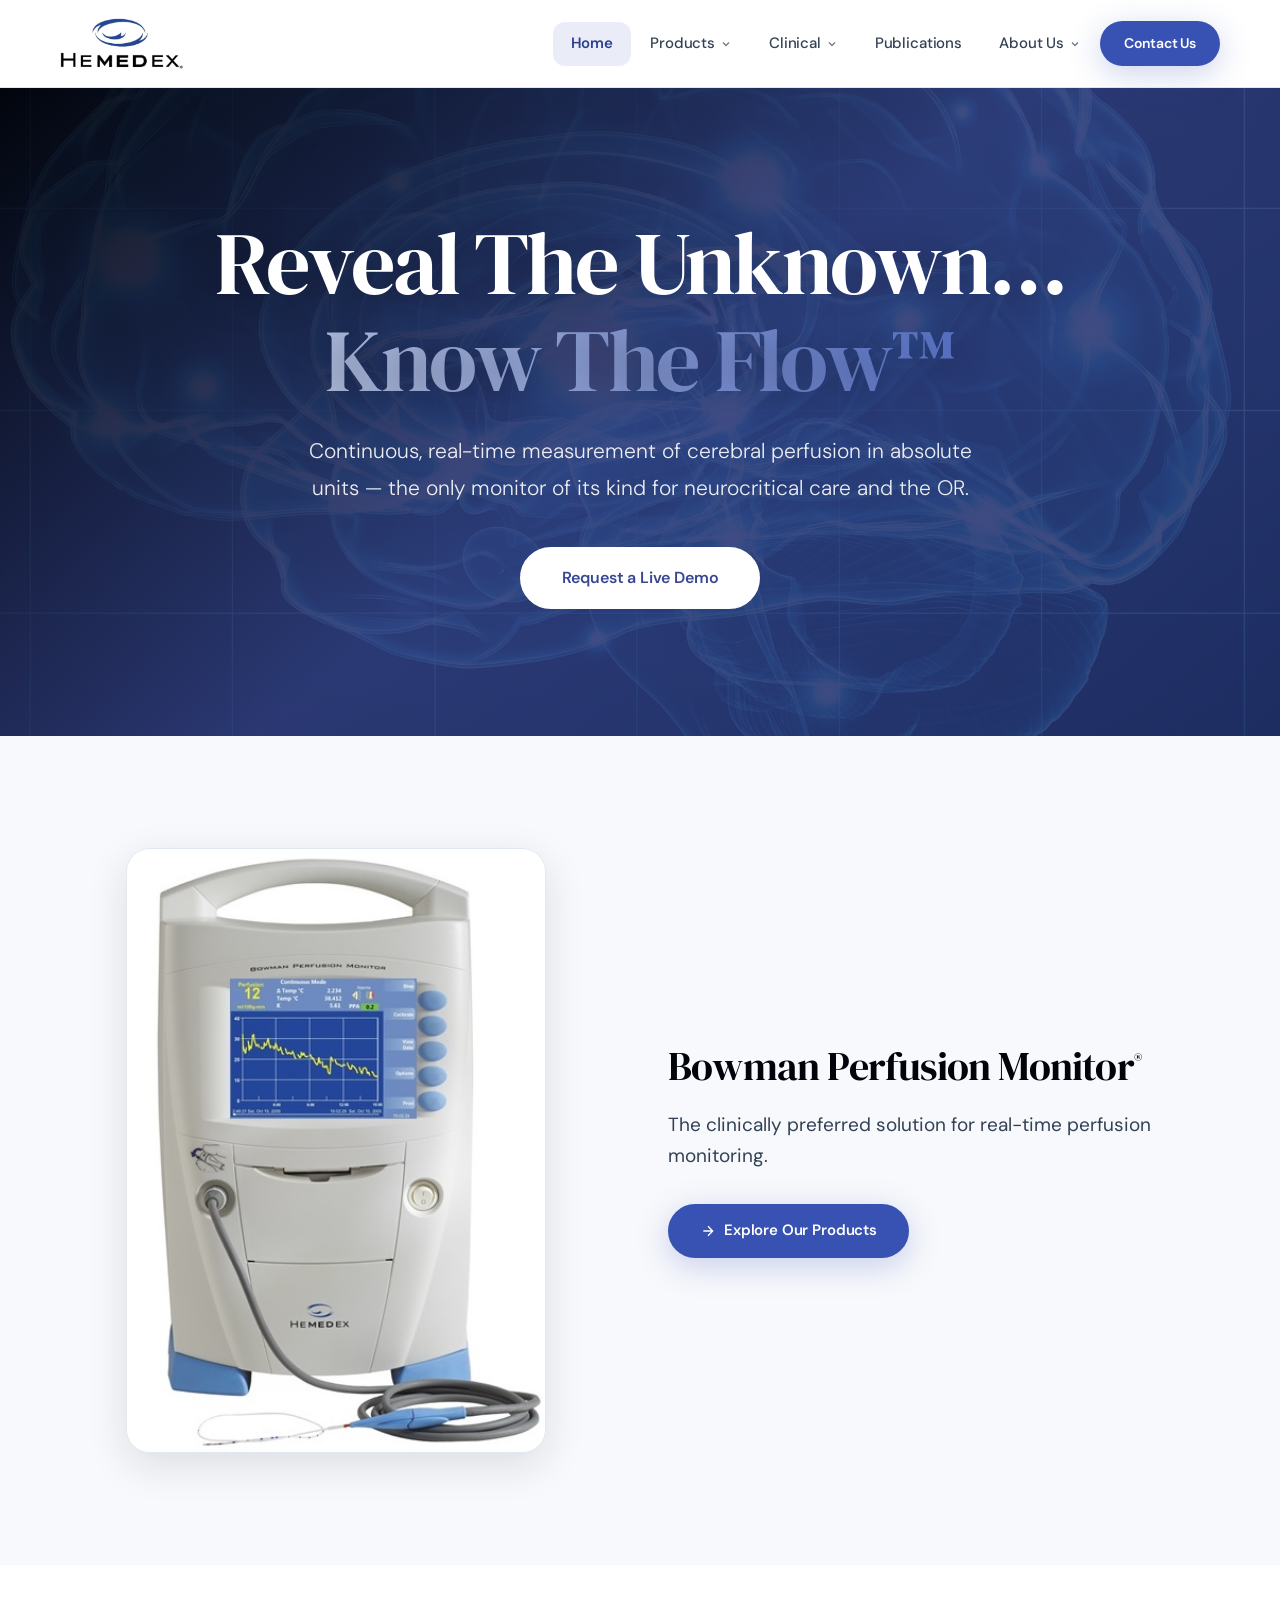
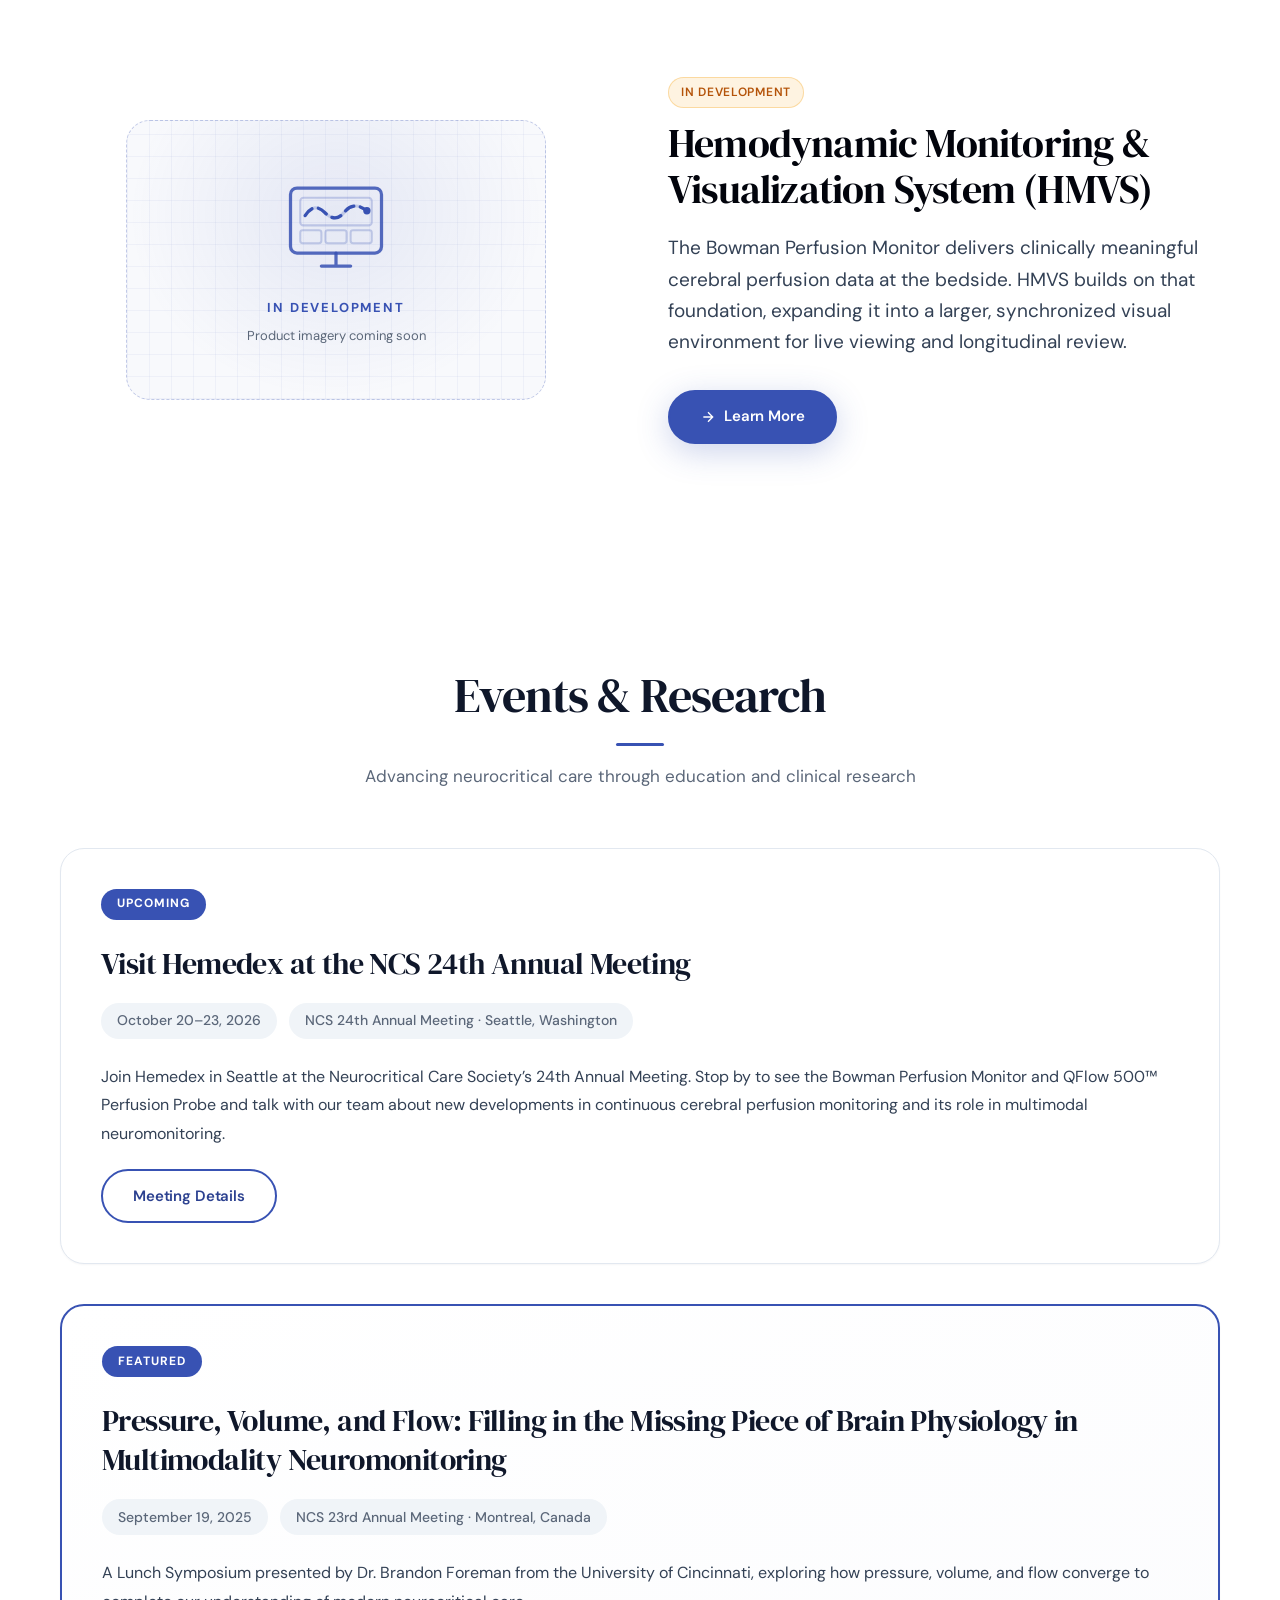
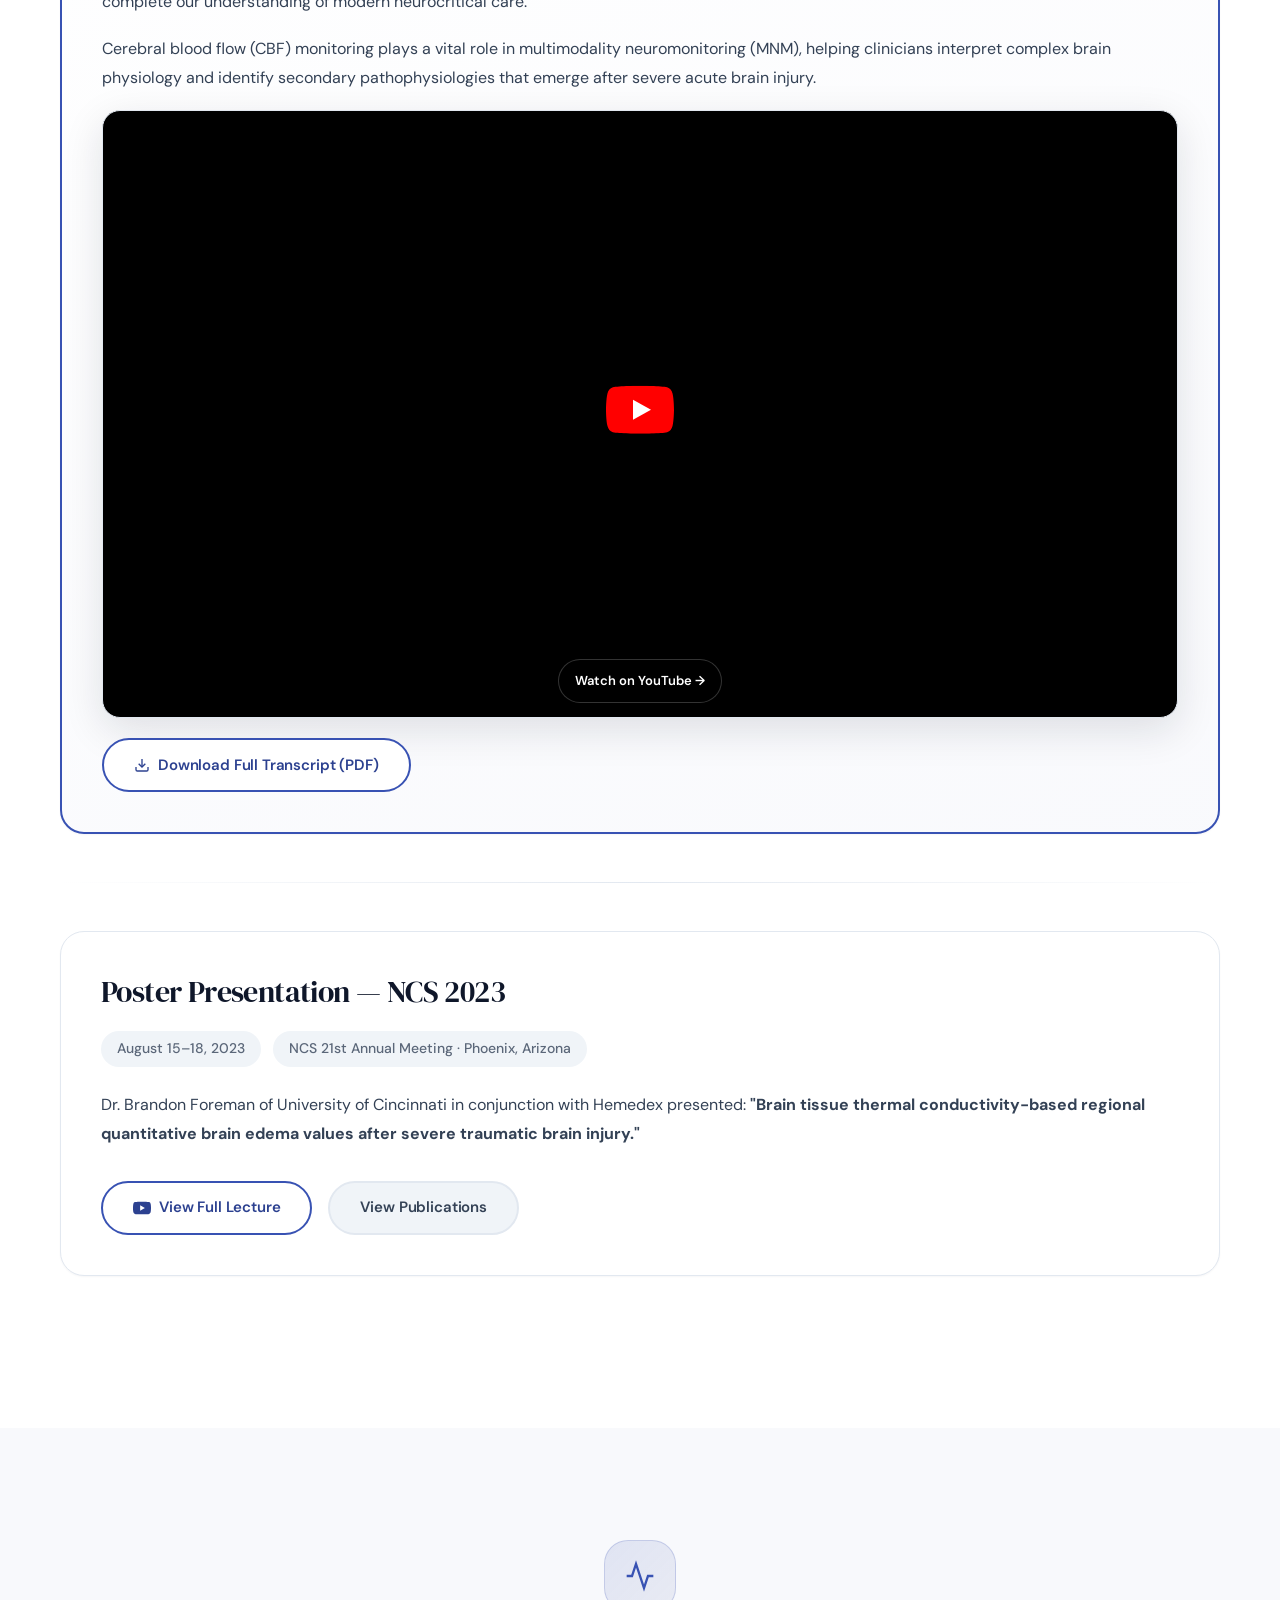
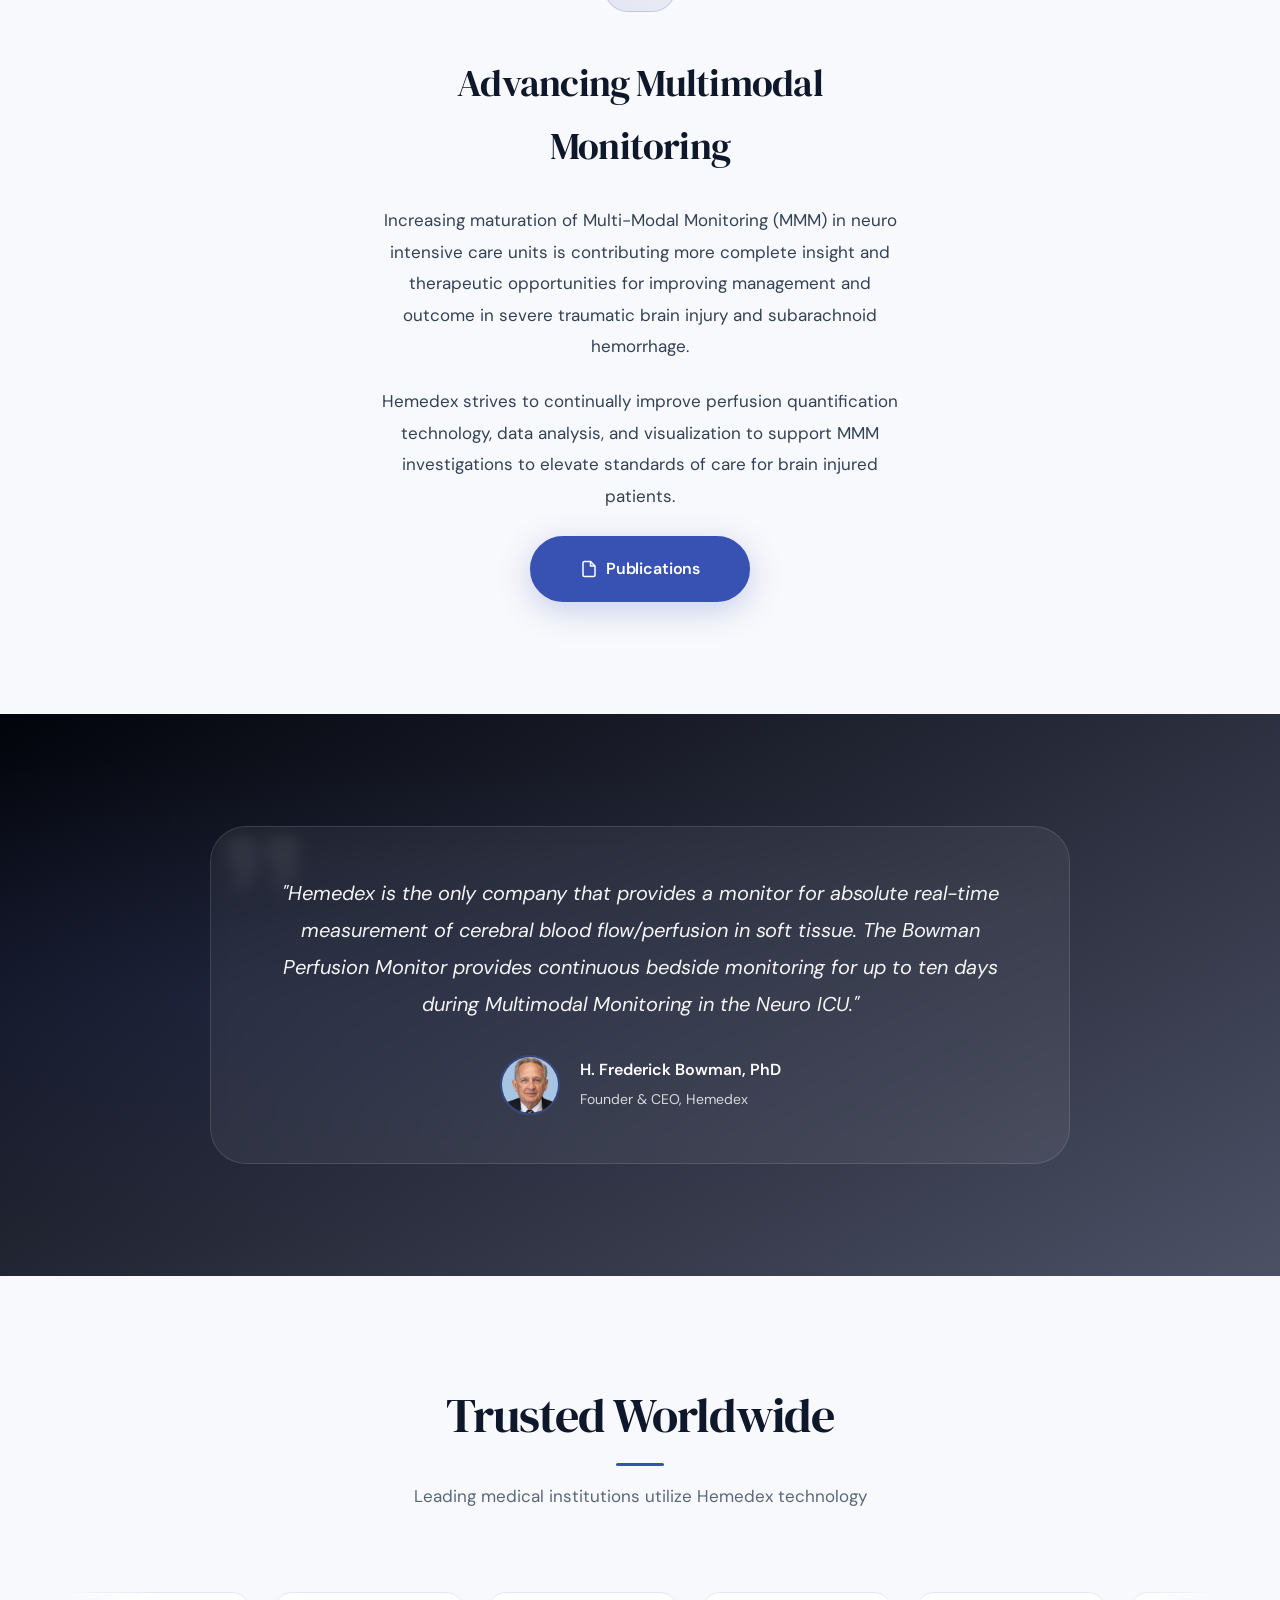
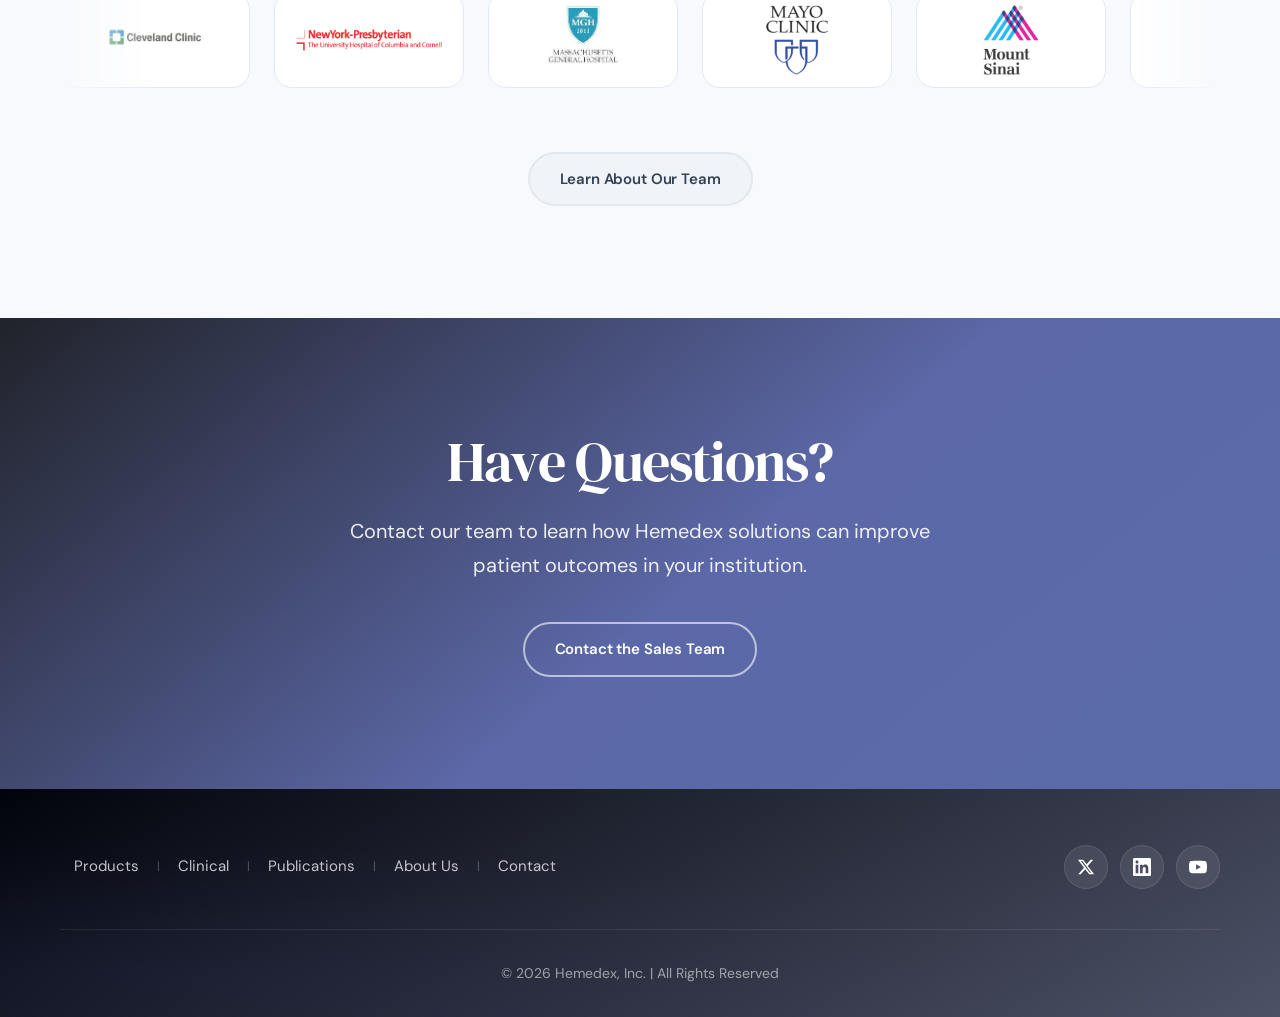
<file: index.html>
<!DOCTYPE html>
<html lang="en">
<head>
    <meta charset="UTF-8">
    <meta name="viewport" content="width=device-width, initial-scale=1.0">
    <meta http-equiv="X-UA-Compatible" content="IE=edge">
    <title>Hemedex — Continuous Cerebral Perfusion Monitoring | Know The Flow™</title>
    <meta name="description" content="The only monitor that continuously measures tissue perfusion in absolute units. Bowman Perfusion Monitor for neurocritical care and multimodal monitoring.">

    <!-- Canonical + social cards (added in v622) -->
    <link rel="canonical" href="https://hemedex.com/index.html">
    <meta name="theme-color" content="#384794">
    <meta property="og:type" content="website">
    <meta property="og:site_name" content="Hemedex">
    <meta property="og:title" content="Hemedex — Continuous Cerebral Perfusion Monitoring | Know The Flow™">
    <meta property="og:description" content="The only monitor that continuously measures tissue perfusion in absolute units. Bowman Perfusion Monitor for neurocritical care and multimodal monitoring.">
    <meta property="og:url" content="https://hemedex.com/index.html">
    <meta property="og:image" content="https://hemedex.com/images/og/hemedex-og.jpg">
    <meta property="og:image:width" content="1200">
    <meta property="og:image:height" content="630">
    <meta name="twitter:card" content="summary_large_image">
    <meta name="twitter:site" content="@HemedexInc">
    <meta name="twitter:title" content="Hemedex — Continuous Cerebral Perfusion Monitoring">
    <meta name="twitter:description" content="The only monitor that continuously measures tissue perfusion in absolute units.">
    <meta name="twitter:image" content="https://hemedex.com/images/og/hemedex-og.jpg">

    <link rel="preconnect" href="https://fonts.googleapis.com">
    <link rel="preconnect" href="https://fonts.gstatic.com" crossorigin>
    <link href="https://fonts.googleapis.com/css2?family=DM+Serif+Display:ital@0;1&family=DM+Sans:ital,opsz,wght@0,9..40,300;0,9..40,400;0,9..40,500;0,9..40,600;0,9..40,700;1,9..40,400&display=swap" rel="stylesheet">
    <link rel="stylesheet" href="styles.css">
    <link rel="icon" type="image/x-icon" href="images/favicon.ico">

    <!-- Organization structured data (AI/Knowledge-Graph keystone) -->
    <script type="application/ld+json">
    {
      "@context": "https://schema.org",
      "@type": "MedicalBusiness",
      "name": "Hemedex, Inc.",
      "url": "https://hemedex.com",
      "logo": "https://hemedex.com/images/logo.jpg",
      "image": "https://hemedex.com/images/og/hemedex-og.jpg",
      "description": "Hemedex manufactures continuous cerebral blood flow (perfusion) monitoring technology for neurocritical care, including the Bowman Perfusion Monitor and QFlow 500 Perfusion Probe.",
      "foundingDate": "2000",
      "slogan": "Know The Flow",
      "address": {
        "@type": "PostalAddress",
        "streetAddress": "564 Main St",
        "addressLocality": "Waltham",
        "addressRegion": "MA",
        "postalCode": "02452",
        "addressCountry": "US"
      },
      "telephone": "+1-617-577-1759",
      "sameAs": [
        "https://www.linkedin.com/company/hemedex-inc./",
        "https://twitter.com/HemedexInc",
        "https://www.youtube.com/channel/UCDMZ3P6b3M8cCwWg7AHebag"
      ]
    }
    </script>
</head>
<body>
    <a href="#main-content" class="skip-link">Skip to main content</a>

    <header class="site-header">
        <div class="container">
            <div class="header-content">
                <a href="index.html" class="logo" aria-label="Hemedex Home">
                    <img src="images/logo.jpg" alt="Hemedex" class="logo-img">
                </a>
                <button class="mobile-menu-toggle" aria-label="Toggle navigation menu" aria-expanded="false">
                    <span></span><span></span><span></span>
                </button>
                                <nav class="main-nav" role="navigation" aria-label="Main navigation">
                    <ul class="nav-list">
                    <li><a href="index.html" class="nav-link active" aria-current="page">Home</a></li>
                    <li class="has-dropdown">
                        <a href="products.html" class="nav-link" aria-haspopup="true" aria-expanded="false">
                            Products
                            <svg class="nav-caret" width="12" height="12" viewBox="0 0 24 24" fill="none" stroke="currentColor" stroke-width="2.5" aria-hidden="true"><polyline points="6 9 12 15 18 9"/></svg>
                        </a>
                        <ul class="nav-dropdown">
                            <li><a href="products.html#bowman-monitor" class="nav-dropdown-link">Bowman Perfusion Monitor</a></li>
                            <li><a href="products.html#qflow-probe" class="nav-dropdown-link">QFlow 500 Perfusion Probe</a></li>
                            <li><a href="products.html#quad-bolt" class="nav-dropdown-link">Quad Lumen Bolt Kit</a></li>
                            <li><a href="products.html#dual-bolt" class="nav-dropdown-link">Dual Lumen Bolt Kit</a></li>
                            <li><a href="products.html#single-bolt" class="nav-dropdown-link">Single Lumen Bolt Kit</a></li>
                            <li><a href="products.html#next-gen-monitor" class="nav-dropdown-link">Next Generation Monitor</a></li>
                        </ul>
                    
                    </li>
                    <li class="has-dropdown">
                        <a href="clinical.html" class="nav-link" aria-haspopup="true" aria-expanded="false">
                            Clinical
                            <svg class="nav-caret" width="12" height="12" viewBox="0 0 24 24" fill="none" stroke="currentColor" stroke-width="2.5" aria-hidden="true"><polyline points="6 9 12 15 18 9"/></svg>
                        </a>
                        <ul class="nav-dropdown">
                            <li><a href="clinical.html#why-perfusion" class="nav-dropdown-link">Why Perfusion?</a></li>
                            <li><a href="clinical.html#applications" class="nav-dropdown-link">Applications & Benefits</a></li>
                            <li><a href="clinical.html#validation" class="nav-dropdown-link">Validation & Regulatory</a></li>
                            <li><a href="clinical.html#theory" class="nav-dropdown-link">Theory of Operation</a></li>
                            <li><a href="clinical.html#how-to-use" class="nav-dropdown-link">How to Use the Monitor</a></li>
                            <li><a href="clinical.html#multimodal" class="nav-dropdown-link">Multimodal Monitoring</a></li>
                        </ul>
                    
                    </li>
                    <li><a href="publications.html" class="nav-link">Publications</a></li>
                    <li class="has-dropdown">
                        <a href="about.html" class="nav-link" aria-haspopup="true" aria-expanded="false">
                            About Us
                            <svg class="nav-caret" width="12" height="12" viewBox="0 0 24 24" fill="none" stroke="currentColor" stroke-width="2.5" aria-hidden="true"><polyline points="6 9 12 15 18 9"/></svg>
                        </a>
                        <ul class="nav-dropdown">
                            <li><a href="about.html#about-overview" class="nav-dropdown-link">Company Overview</a></li>
                            <li><a href="about.html#team" class="nav-dropdown-link">Our Team</a></li>
                            <li><a href="about.html#mission-vision" class="nav-dropdown-link">Mission & Vision</a></li>
                           <!-- <li><a href="about.html#global-reach" class="nav-dropdown-link">Partner Institutions</a></li> -->
                        </ul>
                    
                    </li>
                    <li><a href="contact.html" class="btn btn-nav">Contact Us</a></li>
                </ul>
                </nav>
            </div>
        </div>
    </header>

    <main id="main-content">

        <!-- Hero -->
        <section class="hero" role="banner">
            <div class="hero-background">
                <img src="images/backgrounds/shutterstock_294471983.jpg" alt="" class="hero-bg-img" aria-hidden="true" fetchpriority="high">
            </div>
            <div class="container">
                <div class="hero-content">
                    <h1 class="hero-title">Reveal The Unknown…<br><span class="gradient-text">Know The Flow™</span></h1>
                    <p class="hero-subtitle">Continuous, real-time measurement of cerebral perfusion in absolute units — the only monitor of its kind for neurocritical care and the OR.</p>
                    <a href="contact.html" class="btn btn-hero">Request a Live Demo</a>
                </div>
            </div>
        </section>

        <!-- Product Showcase -->
        <section class="product-showcase section-padding bg-light">
            <div class="container">
                <div class="showcase-grid">
                    <div class="showcase-image">
                        <img src="images/products/high-res-new-monitor.jpg" alt="Bowman Perfusion Monitor" loading="lazy">
                    </div>
                    <div class="showcase-content">
                        <h2 class="showcase-title">Bowman Perfusion Monitor<sup>®</sup></h2>
                        <p class="showcase-desc">The clinically preferred solution for real-time perfusion monitoring.</p>
                        <a href="products.html" class="btn btn-primary">
                            <svg width="16" height="16" viewBox="0 0 24 24" fill="none" stroke="currentColor" stroke-width="2" class="btn-icon" aria-hidden="true"><path d="M5 12h14M12 5l7 7-7 7"/></svg>
                            Explore Our Products
                        </a>
                    </div>
                </div>
            </div>
        </section>

        <!-- Next Generation Monitor Showcase -->
        <section class="product-showcase section-padding">
            <div class="container">
                <div class="showcase-grid">
                    <div class="showcase-image">
                        <div class="dev-graphic" role="img" aria-label="Product imagery in development">
                            <svg class="dev-graphic-icon" viewBox="0 0 64 64" fill="none" stroke="currentColor" stroke-width="2" stroke-linecap="round" stroke-linejoin="round" aria-hidden="true">
                                <rect class="dev-frame" x="4" y="8" width="56" height="40" rx="4"/>
                                <path class="dev-frame" d="M32 48v8M23 56h18"/>
                                <rect class="dev-screen" x="10" y="14" width="44" height="17" rx="2" stroke-width="1.25"/>
                                <rect class="dev-screen" x="10" y="34" width="13" height="8" rx="1.5" stroke-width="1.25"/>
                                <rect class="dev-screen" x="25.5" y="34" width="13" height="8" rx="1.5" stroke-width="1.25"/>
                                <rect class="dev-screen" x="41" y="34" width="13" height="8" rx="1.5" stroke-width="1.25"/>
                                <path class="dev-trace-base" d="M13 25C17 19 21 19 25 23S33 28 37 23S46 18 51 22" stroke-width="2"/>
                                <path class="dev-trace" d="M13 25C17 19 21 19 25 23S33 28 37 23S46 18 51 22" stroke-width="2"/>
                                <circle class="dev-pulse" cx="51" cy="22" r="2.25" fill="currentColor" stroke="none"/>
                            </svg>
                            <div>
                                <p class="dev-graphic-label">In Development</p>
                                <p class="dev-graphic-note">Product imagery coming soon</p>
                            </div>
                        </div>
                    </div>
                    <div class="showcase-content">
                        <span class="badge badge-dev" style="margin-bottom:0.75rem;display:inline-block;">In Development</span>
                        <h2 class="showcase-title">Hemodynamic Monitoring &amp; Visualization System (HMVS)</h2>
                        <p class="showcase-desc">The Bowman Perfusion Monitor delivers clinically meaningful cerebral perfusion data at the bedside. HMVS builds on that foundation, expanding it into a larger, synchronized visual environment for live viewing and longitudinal review.</p>
                        <a href="products.html#next-gen-monitor" class="btn btn-primary">
                            <svg width="16" height="16" viewBox="0 0 24 24" fill="none" stroke="currentColor" stroke-width="2" class="btn-icon" aria-hidden="true"><path d="M5 12h14M12 5l7 7-7 7"/></svg>
                            Learn More
                        </a>
                    </div>
                </div>
            </div>
        </section>

        <!-- Events -->
        <section class="events-section section-padding" id="events">
            <div class="container">
                <h2 class="section-title">Events &amp; Research</h2>
                <p class="section-subtitle">Advancing neurocritical care through education and clinical research</p>

                <article class="event-card">
                    <span class="event-badge">Upcoming</span>
                    <h3 class="event-title">Visit Hemedex at the NCS 24th Annual Meeting</h3>
                    <div class="event-meta">
                        <span class="event-date">October 20–23, 2026</span>
                        <span class="event-location">NCS 24th Annual Meeting · Seattle, Washington</span>
                    </div>
                    <p class="event-description">Join Hemedex in Seattle at the Neurocritical Care Society’s 24th Annual Meeting. Stop by to see the Bowman Perfusion Monitor and QFlow 500™ Perfusion Probe and talk with our team about new developments in continuous cerebral perfusion monitoring and its role in multimodal neuromonitoring.</p>
                    <div class="event-actions" style="margin-top: 1.25rem;">
                        <a href="https://www.neurocriticalcare.org/Events/Event-Calendar/Event-Details/ncs-24th-annual-meeting-2026" class="btn btn-secondary" target="_blank" rel="noopener noreferrer">Meeting Details</a>
                    </div>
                </article>

                <article class="event-card featured-event">
                    <span class="event-badge">Featured</span>
                    <h3 class="event-title">Pressure, Volume, and Flow: Filling in the Missing Piece of Brain Physiology in Multimodality Neuromonitoring</h3>
                    <div class="event-meta">
                        <span class="event-date">September 19, 2025</span>
                        <span class="event-location">NCS 23rd Annual Meeting · Montreal, Canada</span>
                    </div>
                    <p class="event-description">A Lunch Symposium presented by Dr. Brandon Foreman from the University of Cincinnati, exploring how pressure, volume, and flow converge to complete our understanding of modern neurocritical care.</p>
                    <p class="event-description">Cerebral blood flow (CBF) monitoring plays a vital role in multimodality neuromonitoring (MNM), helping clinicians interpret complex brain physiology and identify secondary pathophysiologies that emerge after severe acute brain injury.</p>
                    <!-- YouTube lite embed — loads thumbnail instantly, iframe only on click -->
                    <div class="yt-facade" data-videoid="-s-1-FEaRVo" role="button" tabindex="0"
                         aria-label="Play: Pressure, Volume, and Flow — NCS 2025 Symposium, Dr. Brandon Foreman">
                        <img
                            src="https://i.ytimg.com/vi/-s-1-FEaRVo/maxresdefault.jpg"
                            onerror="this.src='https://i.ytimg.com/vi/-s-1-FEaRVo/hqdefault.jpg'"
                            alt="NCS 2025 Symposium thumbnail"
                            loading="lazy">
                        <div class="yt-play-btn" aria-hidden="true">
                            <svg viewBox="0 0 68 48" width="68" height="48">
                                <path d="M66.52 7.74c-.78-2.93-2.49-5.41-5.42-6.19C55.79.13 34 0 34 0S12.21.13 6.9 1.55c-2.93.78-4.63 3.26-5.42 6.19C.06 13.05 0 24 0 24s.06 10.95 1.48 16.26c.78 2.93 2.49 5.41 5.42 6.19C12.21 47.87 34 48 34 48s21.79-.13 27.1-1.55c2.93-.78 4.64-3.26 5.42-6.19C67.94 34.95 68 24 68 24s-.06-10.95-1.48-16.26z" fill="#f00"/>
                                <path d="M45 24L27 14v20" fill="#fff"/>
                            </svg>
                        </div>
                        <div class="yt-fallback-link">
                            <a href="https://www.youtube.com/watch?v=-s-1-FEaRVo" target="_blank" rel="noopener noreferrer">
                                Watch on YouTube →
                            </a>
                        </div>
                    </div>
                    <div class="event-actions" style="margin-top: 1.25rem;">
                        <a href="documents/NCS-2025-Foreman-Transcript.pdf" class="btn btn-secondary" target="_blank" rel="noopener noreferrer">
                            <svg width="16" height="16" viewBox="0 0 24 24" fill="none" stroke="currentColor" stroke-width="2" class="btn-icon" aria-hidden="true"><path d="M21 15v4a2 2 0 01-2 2H5a2 2 0 01-2-2v-4"/><polyline points="7 10 12 15 17 10"/><line x1="12" y1="15" x2="12" y2="3"/></svg>
                            Download Full Transcript (PDF)
                        </a>
                    </div>
                </article>

                <div class="divider-line"></div>

                <article class="event-card">
                    <h3 class="event-title">Poster Presentation — NCS 2023</h3>
                    <div class="event-meta">
                        <span class="event-date">August 15–18, 2023</span>
                        <span class="event-location">NCS 21st Annual Meeting · Phoenix, Arizona</span>
                    </div>
                    <p class="event-description">Dr. Brandon Foreman of University of Cincinnati in conjunction with Hemedex presented: <strong>"Brain tissue thermal conductivity-based regional quantitative brain edema values after severe traumatic brain injury."</strong></p>
                    <div class="event-actions">
                        <a href="https://www.youtube.com/watch?v=FHCCoUPbTdE" class="btn btn-secondary" target="_blank" rel="noopener noreferrer">
                            <svg width="18" height="18" viewBox="0 0 24 24" fill="currentColor" class="btn-icon" aria-hidden="true"><path d="M23.498 6.186a3.016 3.016 0 0 0-2.122-2.136C19.505 3.545 12 3.545 12 3.545s-7.505 0-9.377.505A3.017 3.017 0 0 0 .502 6.186C0 8.07 0 12 0 12s0 3.93.502 5.814a3.016 3.016 0 0 0 2.122 2.136c1.871.505 9.376.505 9.376.505s7.505 0 9.377-.505a3.015 3.015 0 0 0 2.122-2.136C24 15.93 24 12 24 12s0-3.93-.502-5.814zM9.545 15.568V8.432L15.818 12l-6.273 3.568z"/></svg>
                            View Full Lecture
                        </a>
                        <a href="publications.html" class="btn btn-tertiary">View Publications</a>
                    </div>
                </article>
            </div>
        </section>

        <!-- Value Proposition -->
        <section class="value-prop section-padding bg-light">
            <div class="container">
                <div class="value-content">
                    <div class="value-icon" aria-hidden="true">
                        <svg width="32" height="32" viewBox="0 0 24 24" fill="none" stroke="currentColor" stroke-width="1.75"><path d="M22 12h-4l-3 9L9 3l-3 9H2"/></svg>
                    </div>
                    <h2 class="value-title">Advancing Multimodal Monitoring</h2>
                    <p class="lead-text">Increasing maturation of Multi-Modal Monitoring (MMM) in neuro intensive care units is contributing more complete insight and therapeutic opportunities for improving management and outcome in severe traumatic brain injury and subarachnoid hemorrhage.</p>
                    <p class="lead-text">Hemedex strives to continually improve perfusion quantification technology, data analysis, and visualization to support MMM investigations to elevate standards of care for brain injured patients.</p>
                    <a href="publications.html" class="btn btn-primary btn-large">
                        <svg width="18" height="18" viewBox="0 0 24 24" fill="none" stroke="currentColor" stroke-width="2" class="btn-icon" aria-hidden="true"><path d="M14 2H6a2 2 0 00-2 2v16a2 2 0 002 2h12a2 2 0 002-2V8l-6-6z"/><polyline points="14 2 14 8 20 8"/></svg>
                        Publications
                    </a>
                </div>
            </div>
        </section>

        <!-- Testimonial -->
        <section class="testimonial-section section-padding">
            <div class="container">
                <div class="testimonial-wrapper">
                    <div class="quote-icon" aria-hidden="true">
                        <svg width="120" height="120" viewBox="0 0 24 24" fill="white"><path d="M6 17h3l2-4V7H5v6h3zm8 0h3l2-4V7h-6v6h3z"/></svg>
                    </div>
                    <blockquote class="testimonial">
                        <p class="testimonial-text">"Hemedex is the only company that provides a monitor for absolute real-time measurement of cerebral blood flow/perfusion in soft tissue. The Bowman Perfusion Monitor provides continuous bedside monitoring for up to ten days during Multimodal Monitoring in the Neuro ICU."</p>
                        <footer class="testimonial-author">
                            <div class="author-avatar">
                                <img src="images/team/blue-updated/h-frederick-bowman.webp" alt="Dr. H. Frederick Bowman" loading="lazy">
                            </div>
                            <div class="author-info">
                                <strong>H. Frederick Bowman, PhD</strong>
                                <span>Founder &amp; CEO, Hemedex</span>
                            </div>
                        </footer>
                    </blockquote>
                </div>
            </div>
        </section>

        <!-- Partners Carousel -->
        <section class="partners-section-carousel section-padding bg-light">
            <div class="container">
                <h2 class="section-title">Trusted Worldwide</h2>
                <p class="section-subtitle">Leading medical institutions utilize Hemedex technology</p>

                <div class="carousel-container" aria-label="Partner institutions" role="region">
                    <div class="carousel-track">
                        <!-- Original set — all 48 customer institutions -->
                        <div class="carousel-slide"><img src="images/partners/cleveland-clinic.jpg" alt="Cleveland Clinic" loading="lazy" decoding="async"></div>
                        <div class="carousel-slide"><img src="images/partners/nyph.png" alt="Columbia / New York Presbyterian" loading="lazy" decoding="async"></div>
                        <div class="carousel-slide"><img src="images/partners/mass-general.png" alt="Mass General Hospital" loading="lazy" decoding="async"></div>
                        <div class="carousel-slide"><img src="images/partners/mayo.png" alt="Mayo Clinic Jacksonville" loading="lazy" decoding="async"></div>
                        <div class="carousel-slide"><img src="images/partners/mount-sinai.png" alt="Mount Sinai Hospital" loading="lazy" decoding="async"></div>
                        <div class="carousel-slide"><img src="images/partners/promedics.png" alt="Promedics Medizinische Systems GmbH" loading="lazy" decoding="async"></div>
                        <div class="carousel-slide"><img src="images/partners/unm.png" alt="University of New Mexico Hospital" loading="lazy" decoding="async"></div>
                        <div class="carousel-slide"><img src="images/partners/boston-childrens.png" alt="Children's Hospital of Philadelphia" loading="lazy" decoding="async"></div>
                        <div class="carousel-slide"><img src="images/partners/legacy-emanuel.png" alt="Legacy Emanuel Hospital" loading="lazy" decoding="async"></div>
                        <div class="carousel-slide"><img src="images/partners/Health-Solutions-and-Support-AG.png" alt="Health Solutions & Support AG" loading="lazy" decoding="async"></div>
                        <div class="carousel-slide"><img src="images/partners/sunnybrook.png" alt="Sunnybrook Health Science Centre" loading="lazy" decoding="async"></div>
                        <div class="carousel-slide"><img src="images/partners/musc.png" alt="Medical University of South Carolina" loading="lazy" decoding="async"></div>
                        <div class="carousel-slide"><img src="images/partners/ohio-state.png" alt="Ohio State University Health System" loading="lazy" decoding="async"></div>
                        <div class="carousel-slide"><img src="images/partners/stanford.jpeg" alt="Stanford Hospital & Clinics" loading="lazy" decoding="async"></div>
                        <div class="carousel-slide"><img src="images/partners/ucsf.jpg" alt="UCSF Zuckerberg General Hospital" loading="lazy" decoding="async"></div>
                        <div class="carousel-slide"><img src="images/partners/riverside-methodist.png" alt="Riverside Methodist Hospital" loading="lazy" decoding="async"></div>
                        <div class="carousel-slide"><img src="images/partners/maine-medical.png" alt="Maine Medical Center" loading="lazy" decoding="async"></div>
                        <div class="carousel-slide"><img src="images/partners/ny-methodist.png" alt="New York Methodist Hospital" loading="lazy" decoding="async"></div>
                        <div class="carousel-slide"><img src="images/partners/overlook.jpg" alt="Overlook Medical Center" loading="lazy" decoding="async"></div>
                        <div class="carousel-slide"><img src="images/partners/upenn.png" alt="Penn Medicine" loading="lazy" decoding="async"></div>
                        <div class="carousel-slide"><img src="images/partners/upmc.png" alt="University of Pittsburgh Medical Center" loading="lazy" decoding="async"></div>
                        <div class="carousel-slide"><img src="images/partners/utah.png" alt="University of Utah" loading="lazy" decoding="async"></div>
                        <div class="carousel-slide"><img src="images/partners/cedars-sinai.png" alt="Cedars-Sinai Medical Center" loading="lazy" decoding="async"></div>
                        <div class="carousel-slide"><img src="images/partners/vancouver-general.png" alt="Vancouver General Hospital" loading="lazy" decoding="async"></div>
                        <div class="carousel-slide"><img src="images/partners/uh-health.png" alt="University Hospitals Health System" loading="lazy" decoding="async"></div>
                        <div class="carousel-slide"><img src="images/partners/missouri.jpg" alt="University of Missouri" loading="lazy" decoding="async"></div>
                        <div class="carousel-slide"><img src="images/partners/yale.jpeg" alt="Yale School of Medicine" loading="lazy" decoding="async"></div>
                        <div class="carousel-slide"><img src="images/partners/doctors-renaissance.png" alt="Doctors Hospital Renaissance" loading="lazy" decoding="async"></div>
                        <div class="carousel-slide"><img src="images/partners/uc-irvine.png" alt="UC Irvine Medical Center" loading="lazy" decoding="async"></div>
                        <div class="carousel-slide"><img src="images/partners/umass.png" alt="UMass Memorial" loading="lazy" decoding="async"></div>
                        <div class="carousel-slide"><img src="images/partners/cincinatti.gif" alt="University of Cincinnati (UC Health)" loading="lazy" decoding="async"></div>
                        <div class="carousel-slide"><img src="images/partners/geisinger.png" alt="Geisinger" loading="lazy" decoding="async"></div>
                        <div class="carousel-slide"><img src="images/partners/johns-hopkins.jpg" alt="Johns Hopkins" loading="lazy" decoding="async"></div>
                        <div class="carousel-slide"><img src="images/partners/penn-state.png" alt="The MS Hershey Medical Center (Penn State)" loading="lazy" decoding="async"></div>
                        <div class="carousel-slide"><img src="images/partners/brigham.jpg" alt="Brigham & Women's" loading="lazy" decoding="async"></div>
                        <div class="carousel-slide"><img src="images/partners/cooper-health.png" alt="Cooper Health" loading="lazy" decoding="async"></div>
                        <div class="carousel-slide"><img src="images/partners/cleveland-clinic-akron.jpg" alt="Cleveland Clinic - Akron General" loading="lazy" decoding="async"></div>
                        <div class="carousel-slide"><img src="images/partners/u-chicago.png" alt="University of Chicago" loading="lazy" decoding="async"></div>
                        <div class="carousel-slide"><img src="images/partners/kepler-austria.png" alt="Kepler University Hospital (Austria)" loading="lazy" decoding="async"></div>
                        <div class="carousel-slide"><img src="images/partners/karolinksa-sweden.png" alt="Karolinska University Hospital (Sweden)" loading="lazy" decoding="async"></div>
                        <div class="carousel-slide"><img src="images/partners/ubc.jpg" alt="University of British Columbia" loading="lazy" decoding="async"></div>
                        <div class="carousel-slide"><img src="images/partners/jackson-health.png" alt="Jackson Health System" loading="lazy" decoding="async"></div>
                        <div class="carousel-slide"><img src="images/partners/umcno.png" alt="University Medical Center New Orleans" loading="lazy" decoding="async"></div>
                        <div class="carousel-slide"><img src="images/partners/uva.png" alt="University of Virginia" loading="lazy" decoding="async"></div>
                        <div class="carousel-slide"><img src="images/partners/maryland.png" alt="University of Maryland Health System" loading="lazy" decoding="async"></div>
                        <div class="carousel-slide"><img src="images/partners/michigan.png" alt="University of Michigan" loading="lazy" decoding="async"></div>
                        <div class="carousel-slide"><img src="images/partners/utmb.png" alt="University of Texas Medical Branch" loading="lazy" decoding="async"></div>
                        <div class="carousel-slide"><img src="images/partners/wisconsin.png" alt="University of Wisconsin Hospital" loading="lazy" decoding="async"></div>
                        <div class="carousel-slide"><img src="images/partners/hadassah.png" alt="Hadassah Hebrew University Hospital" loading="lazy" decoding="async"></div>
                        <div class="carousel-slide"><img src="images/partners/tri-dm.png" alt="TRI DM" loading="lazy" decoding="async"></div>
                        <div class="carousel-slide"><img src="images/partners/surgi-one.jpg" alt="Surgi-One" loading="lazy" decoding="async"></div>
                        <!-- Duplicate first 15 for seamless loop -->
                        <div class="carousel-slide" aria-hidden="true"><img src="images/partners/cleveland-clinic.jpg" alt="" loading="lazy" decoding="async"></div>
                        <div class="carousel-slide" aria-hidden="true"><img src="images/partners/nyph.png" alt="" loading="lazy" decoding="async"></div>
                        <div class="carousel-slide" aria-hidden="true"><img src="images/partners/mass-general.png" alt="" loading="lazy" decoding="async"></div>
                        <div class="carousel-slide" aria-hidden="true"><img src="images/partners/mayo.png" alt="" loading="lazy" decoding="async"></div>
                        <div class="carousel-slide" aria-hidden="true"><img src="images/partners/mount-sinai.png" alt="" loading="lazy" decoding="async"></div>
                        <div class="carousel-slide" aria-hidden="true"><img src="images/partners/promedics.png" alt="" loading="lazy" decoding="async"></div>
                        <div class="carousel-slide" aria-hidden="true"><img src="images/partners/unm.png" alt="" loading="lazy" decoding="async"></div>
                        <div class="carousel-slide" aria-hidden="true"><img src="images/partners/boston-childrens.png" alt="" loading="lazy" decoding="async"></div>
                        <div class="carousel-slide" aria-hidden="true"><img src="images/partners/legacy-emanuel.png" alt="" loading="lazy" decoding="async"></div>
                        <div class="carousel-slide" aria-hidden="true"><img src="images/partners/Health-Solutions-and-Support-AG.png" alt="" loading="lazy" decoding="async"></div>
                        <div class="carousel-slide" aria-hidden="true"><img src="images/partners/sunnybrook.png" alt="" loading="lazy" decoding="async"></div>
                        <div class="carousel-slide" aria-hidden="true"><img src="images/partners/musc.png" alt="" loading="lazy" decoding="async"></div>
                        <div class="carousel-slide" aria-hidden="true"><img src="images/partners/ohio-state.png" alt="" loading="lazy" decoding="async"></div>
                        <div class="carousel-slide" aria-hidden="true"><img src="images/partners/stanford.jpeg" alt="" loading="lazy" decoding="async"></div>
                        <div class="carousel-slide" aria-hidden="true"><img src="images/partners/ucsf.jpg" alt="" loading="lazy" decoding="async"></div>
                    </div>
                </div>
                
                <div style="text-align:center; margin-top: 2.5rem; display: flex; justify-content: center; gap: 1rem; flex-wrap: wrap;">
                    <!--<a href="about.html#global-reach" class="btn btn-tertiary">View Partner Institutions →</a>-->
                    <a href="about.html" class="btn btn-tertiary">Learn About Our Team</a>
                </div>
                
            </div>
        </section>

        <!-- CTA -->
        <section class="cta-section-final section-padding">
            <div class="cta-background">
                <img src="images/backgrounds/Webp.net-resizeimage-2-1.jpg" alt="" class="cta-bg-img" aria-hidden="true" loading="lazy" decoding="async">
            </div>
            <div class="container">
                <div class="cta-content">
                    <h2 class="cta-title-white">Have Questions?</h2>
                    <p class="cta-text-white">Contact our team to learn how Hemedex solutions can improve patient outcomes in your institution.</p>
                    <a href="contact.html" class="btn btn-outline-white">Contact the Sales Team</a>
                </div>
            </div>
        </section>

    </main>

    <footer class="site-footer">
        <div class="container">
            <div class="footer-content">
                <div class="footer-links">
                    <a href="products.html">Products</a>
                    <span class="footer-separator">|</span>
                    <a href="clinical.html">Clinical</a>
                    <span class="footer-separator">|</span>
                    <a href="publications.html">Publications</a>
                    <span class="footer-separator">|</span>
                    <a href="about.html">About Us</a>
                    <span class="footer-separator">|</span>
                    <a href="contact.html">Contact</a>
                </div>
                <div class="footer-social">
                    <a href="https://twitter.com/HemedexInc" target="_blank" rel="noopener noreferrer" aria-label="Twitter / X" class="social-link">
                        <svg width="18" height="18" viewBox="0 0 24 24" fill="currentColor" aria-hidden="true"><path d="M18.244 2.25h3.308l-7.227 8.26 8.502 11.24H16.17l-5.214-6.817L4.99 21.75H1.68l7.73-8.835L1.254 2.25H8.08l4.713 6.231zm-1.161 17.52h1.833L7.084 4.126H5.117z"/></svg>
                    </a>
                    <a href="https://www.linkedin.com/company/hemedex-inc./" target="_blank" rel="noopener noreferrer" aria-label="LinkedIn" class="social-link">
                        <svg width="18" height="18" viewBox="0 0 24 24" fill="currentColor" aria-hidden="true"><path d="M20.447 20.452h-3.554v-5.569c0-1.328-.027-3.037-1.852-3.037-1.853 0-2.136 1.445-2.136 2.939v5.667H9.351V9h3.414v1.561h.046c.477-.9 1.637-1.85 3.37-1.85 3.601 0 4.267 2.37 4.267 5.455v6.286zM5.337 7.433c-1.144 0-2.063-.926-2.063-2.065 0-1.138.92-2.063 2.063-2.063 1.14 0 2.064.925 2.064 2.063 0 1.139-.925 2.065-2.064 2.065zm1.782 13.019H3.555V9h3.564v11.452zM22.225 0H1.771C.792 0 0 .774 0 1.729v20.542C0 23.227.792 24 1.771 24h20.451C23.2 24 24 23.227 24 22.271V1.729C24 .774 23.2 0 22.222 0h.003z"/></svg>
                    </a>
                    <a href="https://www.youtube.com/channel/UCDMZ3P6b3M8cCwWg7AHebag" target="_blank" rel="noopener noreferrer" aria-label="YouTube" class="social-link">
                        <svg width="18" height="18" viewBox="0 0 24 24" fill="currentColor" aria-hidden="true"><path d="M23.498 6.186a3.016 3.016 0 0 0-2.122-2.136C19.505 3.545 12 3.545 12 3.545s-7.505 0-9.377.505A3.017 3.017 0 0 0 .502 6.186C0 8.07 0 12 0 12s0 3.93.502 5.814a3.016 3.016 0 0 0 2.122 2.136c1.871.505 9.376.505 9.376.505s7.505 0 9.377-.505a3.015 3.015 0 0 0 2.122-2.136C24 15.93 24 12 24 12s0-3.93-.502-5.814zM9.545 15.568V8.432L15.818 12l-6.273 3.568z"/></svg>
                    </a>
                </div>
            </div>
            <div class="footer-bottom">
                <p>&copy; 2026 Hemedex, Inc. | All Rights Reserved</p>
            </div>
        </div>
    </footer>

    <script src="main.js"></script>
</body>
</html>
</file>
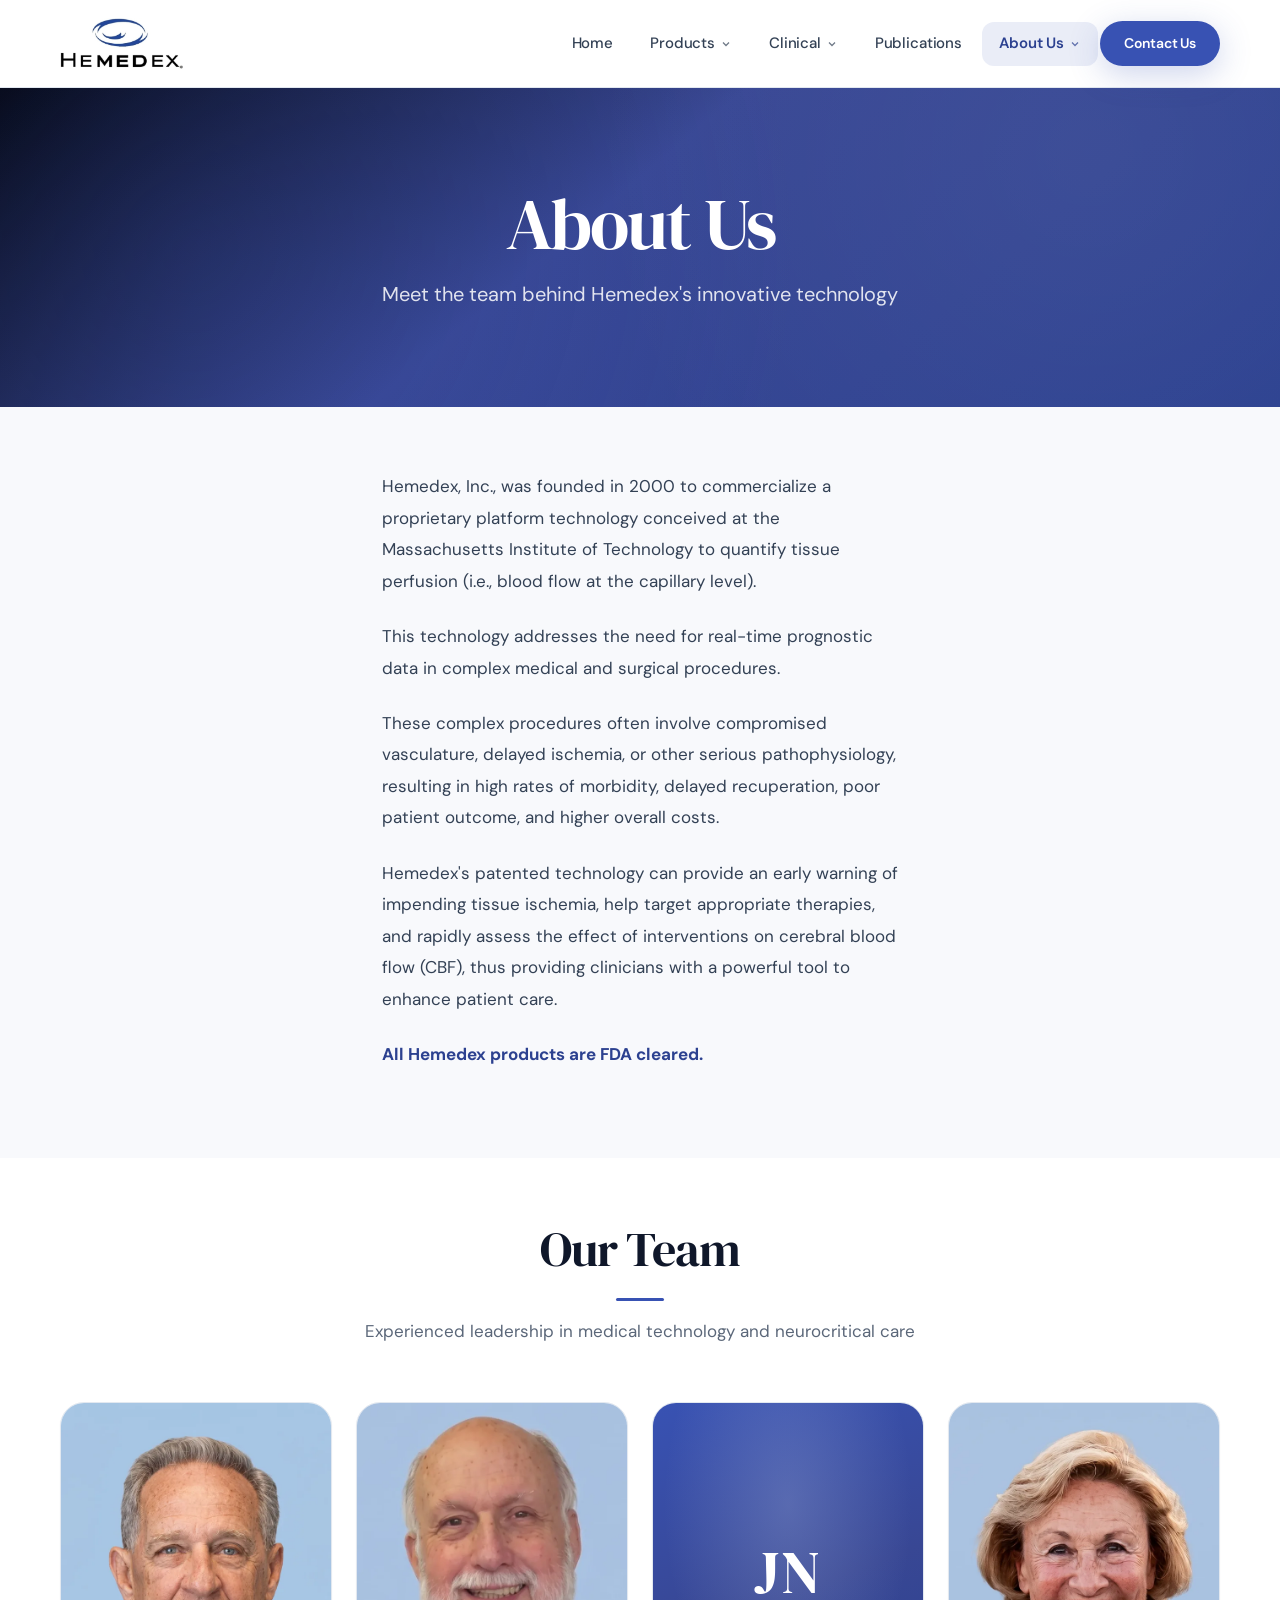
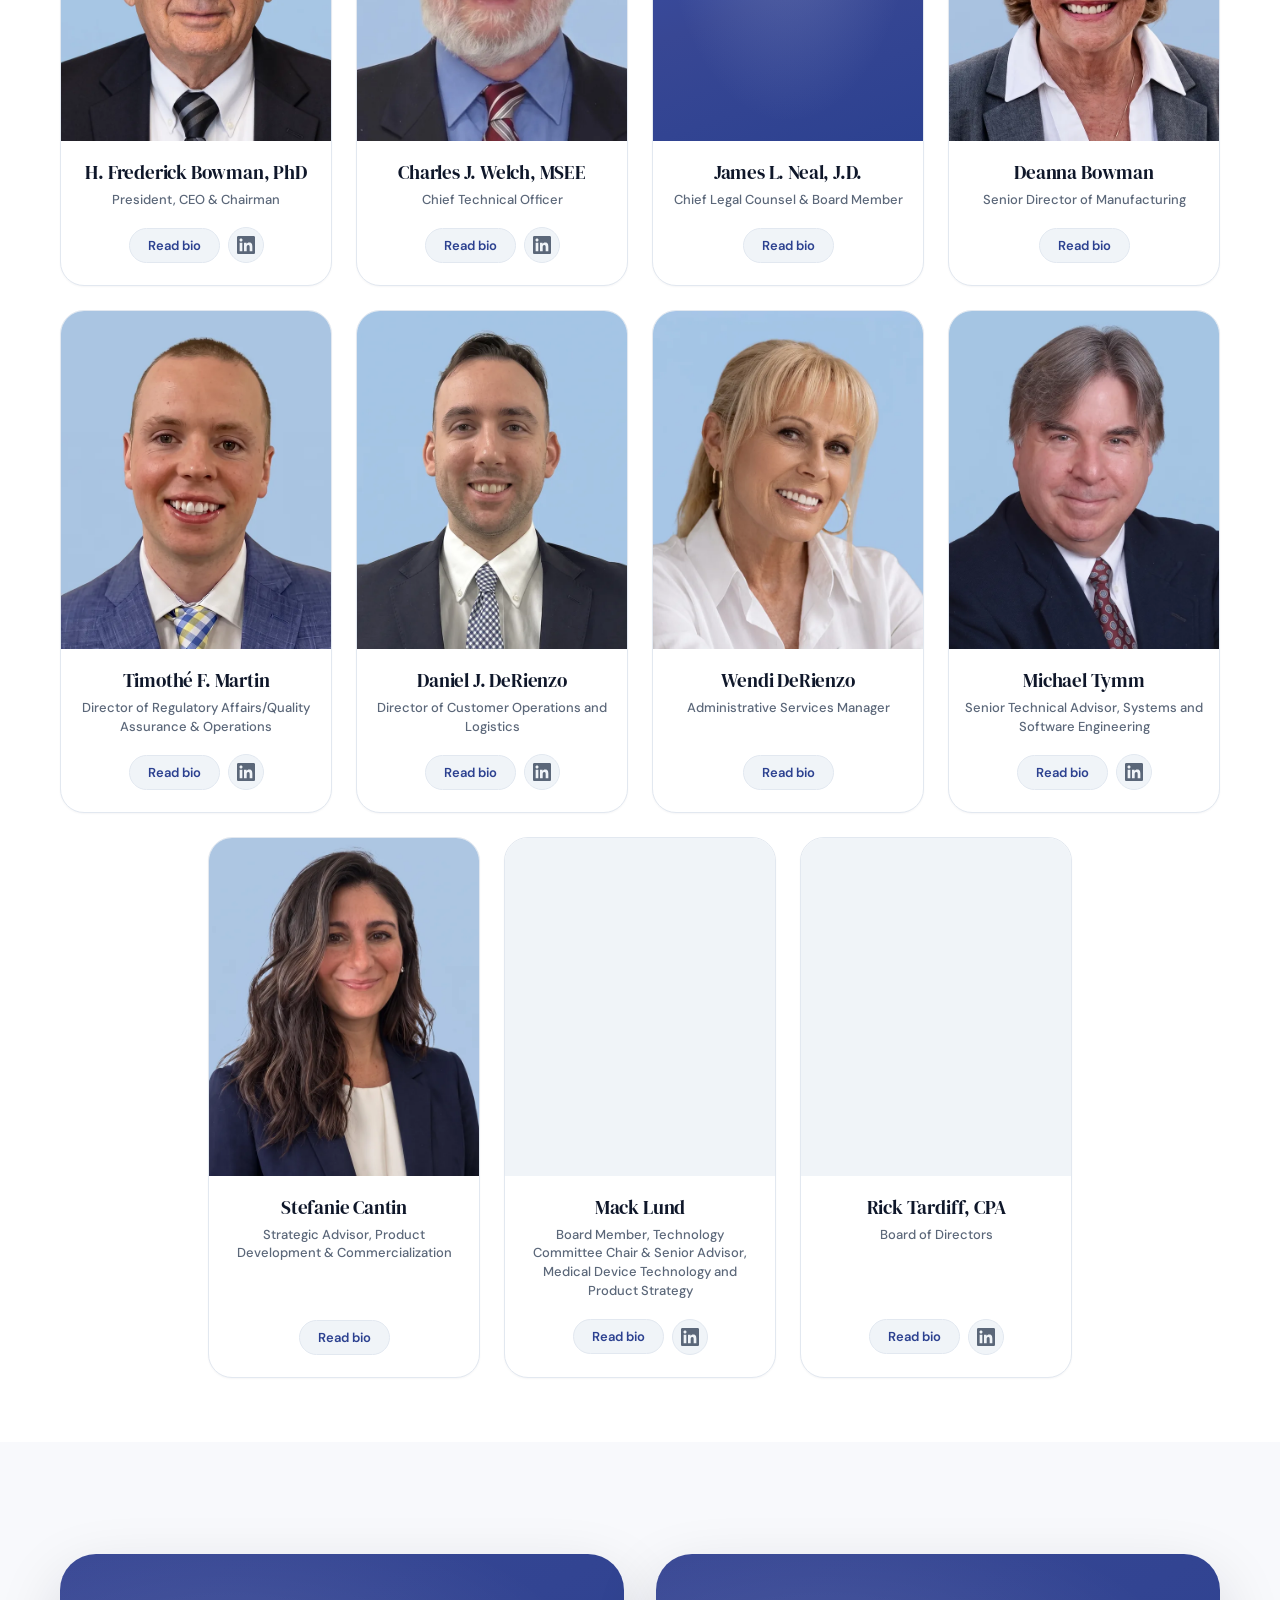
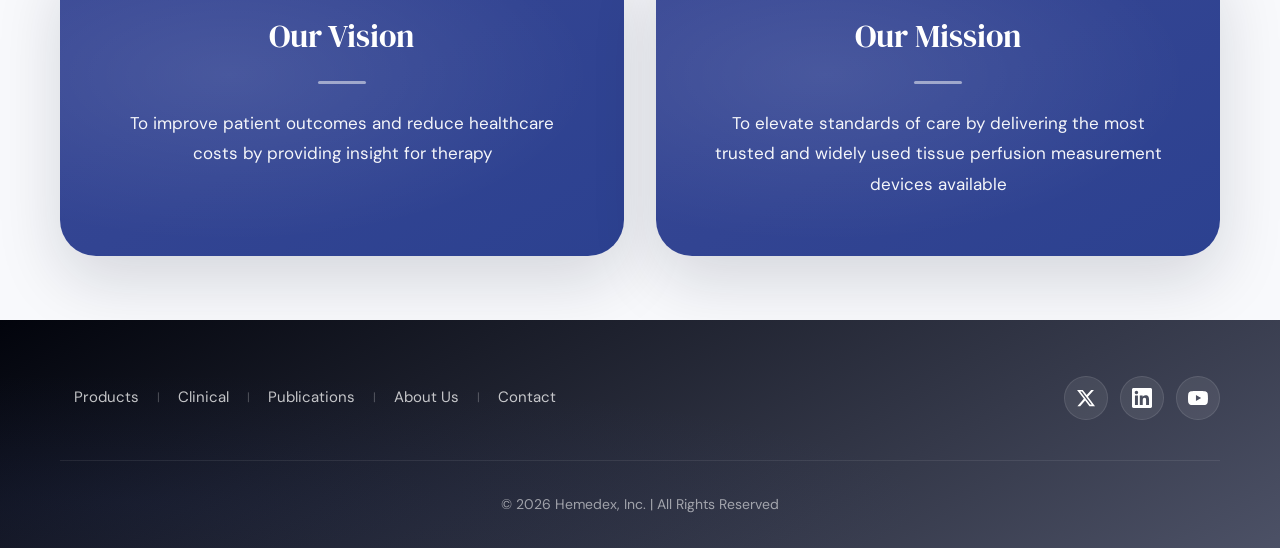
<file: about.html>
<!DOCTYPE html>
<html lang="en">
<head>
    <meta charset="UTF-8">
    <meta name="viewport" content="width=device-width, initial-scale=1.0">
    <title>About Us — Hemedex</title>
    <meta name="description" content="Hemedex was founded in 2000 to commercialize proprietary technology for quantifying tissue perfusion.">

    <!-- Canonical + social cards (added in v622) -->
    <link rel="canonical" href="https://hemedex.com/about.html">
    <meta name="theme-color" content="#384794">
    <meta property="og:type" content="website">
    <meta property="og:site_name" content="Hemedex">
    <meta property="og:title" content="About Us — Hemedex">
    <meta property="og:description" content="Hemedex was founded in 2000 to commercialize proprietary technology for quantifying tissue perfusion.">
    <meta property="og:url" content="https://hemedex.com/about.html">
    <meta property="og:image" content="https://hemedex.com/images/og/hemedex-og.jpg">
    <meta property="og:image:width" content="1200">
    <meta property="og:image:height" content="630">
    <meta name="twitter:card" content="summary_large_image">
    <meta name="twitter:site" content="@HemedexInc">
    <meta name="twitter:title" content="About Us — Hemedex">
    <meta name="twitter:description" content="Founded in 2000 to commercialize proprietary technology for quantifying tissue perfusion.">
    <meta name="twitter:image" content="https://hemedex.com/images/og/hemedex-og.jpg">

    <link rel="preconnect" href="https://fonts.googleapis.com">
    <link rel="preconnect" href="https://fonts.gstatic.com" crossorigin>
    <link href="https://fonts.googleapis.com/css2?family=DM+Serif+Display:ital@0;1&family=DM+Sans:ital,opsz,wght@0,9..40,300;0,9..40,400;0,9..40,500;0,9..40,600;0,9..40,700;1,9..40,400&display=swap" rel="stylesheet">
    <link rel="stylesheet" href="styles.css">
    <link rel="icon" type="image/x-icon" href="images/favicon.ico">
</head>
<body>
    <a href="#main-content" class="skip-link">Skip to main content</a>

    <header class="site-header">
        <div class="container">
            <div class="header-content">
                <a href="index.html" class="logo" aria-label="Hemedex Home">
                    <img src="images/logo.jpg" alt="Hemedex" class="logo-img">
                </a>
                <button class="mobile-menu-toggle" aria-label="Toggle navigation menu" aria-expanded="false">
                    <span></span><span></span><span></span>
                </button>
                                <nav class="main-nav" role="navigation" aria-label="Main navigation">
                    <ul class="nav-list">
                    <li><a href="index.html" class="nav-link">Home</a></li>
                    <li class="has-dropdown">
                        <a href="products.html" class="nav-link" aria-haspopup="true" aria-expanded="false">
                            Products
                            <svg class="nav-caret" width="12" height="12" viewBox="0 0 24 24" fill="none" stroke="currentColor" stroke-width="2.5" aria-hidden="true"><polyline points="6 9 12 15 18 9"/></svg>
                        </a>
                        <ul class="nav-dropdown">
                            <li><a href="products.html#bowman-monitor" class="nav-dropdown-link">Bowman Perfusion Monitor</a></li>
                            <li><a href="products.html#qflow-probe" class="nav-dropdown-link">QFlow 500 Perfusion Probe</a></li>
                            <li><a href="products.html#quad-bolt" class="nav-dropdown-link">Quad Lumen Bolt Kit</a></li>
                            <li><a href="products.html#dual-bolt" class="nav-dropdown-link">Dual Lumen Bolt Kit</a></li>
                            <li><a href="products.html#single-bolt" class="nav-dropdown-link">Single Lumen Bolt Kit</a></li>
                            <li><a href="products.html#next-gen-monitor" class="nav-dropdown-link">Next Generation Monitor</a></li>
                        </ul>
                    
                    </li>
                    <li class="has-dropdown">
                        <a href="clinical.html" class="nav-link" aria-haspopup="true" aria-expanded="false">
                            Clinical
                            <svg class="nav-caret" width="12" height="12" viewBox="0 0 24 24" fill="none" stroke="currentColor" stroke-width="2.5" aria-hidden="true"><polyline points="6 9 12 15 18 9"/></svg>
                        </a>
                        <ul class="nav-dropdown">
                            <li><a href="clinical.html#why-perfusion" class="nav-dropdown-link">Why Perfusion?</a></li>
                            <li><a href="clinical.html#applications" class="nav-dropdown-link">Applications & Benefits</a></li>
                            <li><a href="clinical.html#validation" class="nav-dropdown-link">Validation & Regulatory</a></li>
                            <li><a href="clinical.html#theory" class="nav-dropdown-link">Theory of Operation</a></li>
                            <li><a href="clinical.html#how-to-use" class="nav-dropdown-link">How to Use the Monitor</a></li>
                            <li><a href="clinical.html#multimodal" class="nav-dropdown-link">Multimodal Monitoring</a></li>
                        </ul>
                    
                    </li>
                    <li><a href="publications.html" class="nav-link">Publications</a></li>
                    <li class="has-dropdown">
                        <a href="about.html" class="nav-link active" aria-current="page" aria-haspopup="true" aria-expanded="false">
                            About Us
                            <svg class="nav-caret" width="12" height="12" viewBox="0 0 24 24" fill="none" stroke="currentColor" stroke-width="2.5" aria-hidden="true"><polyline points="6 9 12 15 18 9"/></svg>
                        </a>
                        <ul class="nav-dropdown">
                            <li><a href="about.html#about-overview" class="nav-dropdown-link">Company Overview</a></li>
                            <li><a href="about.html#team" class="nav-dropdown-link">Our Team</a></li>
                            <li><a href="about.html#mission-vision" class="nav-dropdown-link">Mission & Vision</a></li>
                           <!-- <li><a href="about.html#global-reach" class="nav-dropdown-link">Partner Institutions</a></li> -->
                        </ul>
                    
                    </li>
                    <li><a href="contact.html" class="btn btn-nav">Contact Us</a></li>
                </ul>
                </nav>
            </div>
        </div>
    </header>

    <main id="main-content">
        <section class="page-header">
            <div class="container">
                <h1>About Us</h1>
                <p class="page-subtitle">Meet the team behind Hemedex's innovative technology</p>
            </div>
        </section>

        <section class="about-intro section-padding-sm bg-light" id="about-overview">
            <div class="container">
                <div class="about-content">
                    <p class="lead-text">Hemedex, Inc., was founded in 2000 to commercialize a proprietary platform technology conceived at the Massachusetts Institute of Technology to quantify tissue perfusion (i.e., blood flow at the capillary level).</p>
                    <p class="lead-text">This technology addresses the need for real-time prognostic data in complex medical and surgical procedures.</p>
                    <p class="lead-text">These complex procedures often involve compromised vasculature, delayed ischemia, or other serious pathophysiology, resulting in high rates of morbidity, delayed recuperation, poor patient outcome, and higher overall costs.</p>
                    <p class="lead-text">Hemedex's patented technology can provide an early warning of impending tissue ischemia, help target appropriate therapies, and rapidly assess the effect of interventions on cerebral blood flow (CBF), thus providing clinicians with a powerful tool to enhance patient care.</p>
                    <p class="lead-text"><strong>All Hemedex products are FDA cleared.</strong></p>
                </div>
            </div>
        </section>

        <section class="team-section section-padding-sm" id="team">
            <div class="container">
                <h2 class="section-title">Our Team</h2>
                <p class="section-subtitle">Experienced leadership in medical technology and neurocritical care</p>
                <!-- TEAM:START (generated by _team/build_team.py from _team/team.json; do not edit by hand) -->
                <div class="team-grid">
                    <article class="team-member" id="h-frederick-bowman">
                        <div class="member-photo" data-bio="h-frederick-bowman"><img src="images/team/blue-updated/h-frederick-bowman.webp" alt="H. Frederick Bowman, PhD" width="480" height="600" loading="lazy" decoding="async" style="object-position: 50% 50%"></div>
                        <div class="member-body">
                            <h3 class="member-name">H. Frederick Bowman, PhD</h3>
                            <p class="member-title">President, CEO &amp; Chairman</p>
                            <div class="member-actions"><button type="button" class="member-bio-btn" data-bio="h-frederick-bowman" aria-haspopup="dialog" aria-controls="bio-h-frederick-bowman">Read bio<span class="visually-hidden"> for H. Frederick Bowman, PhD</span></button><a class="member-linkedin" href="https://www.linkedin.com/in/fred-bowman-0a52392/" target="_blank" rel="noopener noreferrer" aria-label="H. Frederick Bowman, PhD on LinkedIn"><svg width="18" height="18" viewBox="0 0 24 24" fill="currentColor" aria-hidden="true"><path d="M20.447 20.452h-3.554v-5.569c0-1.328-.027-3.037-1.852-3.037-1.853 0-2.136 1.445-2.136 2.939v5.667H9.351V9h3.414v1.561h.046c.477-.9 1.637-1.85 3.37-1.85 3.601 0 4.267 2.37 4.267 5.455v6.286zM5.337 7.433c-1.144 0-2.063-.926-2.063-2.065 0-1.138.92-2.063 2.063-2.063 1.14 0 2.064.925 2.064 2.063 0 1.139-.925 2.065-2.064 2.065zm1.782 13.019H3.555V9h3.564v11.452zM22.225 0H1.771C.792 0 0 .774 0 1.729v20.542C0 23.227.792 24 1.771 24h20.451C23.2 24 24 23.227 24 22.271V1.729C24 .774 23.2 0 22.222 0h.003z"/></svg></a></div>
                        </div>
                    </article>
                    <article class="team-member" id="charles-j-welch">
                        <div class="member-photo" data-bio="charles-j-welch"><img src="images/team/blue-updated/charles-j-welch.webp" alt="Charles J. Welch, MSEE" width="480" height="600" loading="lazy" decoding="async" style="object-position: 50% 50%"></div>
                        <div class="member-body">
                            <h3 class="member-name">Charles J. Welch, MSEE</h3>
                            <p class="member-title">Chief Technical Officer</p>
                            <div class="member-actions"><button type="button" class="member-bio-btn" data-bio="charles-j-welch" aria-haspopup="dialog" aria-controls="bio-charles-j-welch">Read bio<span class="visually-hidden"> for Charles J. Welch, MSEE</span></button><a class="member-linkedin" href="https://www.linkedin.com/in/charlie-welch-38a1612/" target="_blank" rel="noopener noreferrer" aria-label="Charles J. Welch, MSEE on LinkedIn"><svg width="18" height="18" viewBox="0 0 24 24" fill="currentColor" aria-hidden="true"><path d="M20.447 20.452h-3.554v-5.569c0-1.328-.027-3.037-1.852-3.037-1.853 0-2.136 1.445-2.136 2.939v5.667H9.351V9h3.414v1.561h.046c.477-.9 1.637-1.85 3.37-1.85 3.601 0 4.267 2.37 4.267 5.455v6.286zM5.337 7.433c-1.144 0-2.063-.926-2.063-2.065 0-1.138.92-2.063 2.063-2.063 1.14 0 2.064.925 2.064 2.063 0 1.139-.925 2.065-2.064 2.065zm1.782 13.019H3.555V9h3.564v11.452zM22.225 0H1.771C.792 0 0 .774 0 1.729v20.542C0 23.227.792 24 1.771 24h20.451C23.2 24 24 23.227 24 22.271V1.729C24 .774 23.2 0 22.222 0h.003z"/></svg></a></div>
                        </div>
                    </article>
                    <article class="team-member" id="james-l-neal">
                        <div class="member-photo is-initials" data-bio="james-l-neal" role="img" aria-label="James L. Neal, J.D."><span aria-hidden="true">JN</span></div>
                        <div class="member-body">
                            <h3 class="member-name">James L. Neal, J.D.</h3>
                            <p class="member-title">Chief Legal Counsel &amp; Board Member</p>
                            <div class="member-actions"><button type="button" class="member-bio-btn" data-bio="james-l-neal" aria-haspopup="dialog" aria-controls="bio-james-l-neal">Read bio<span class="visually-hidden"> for James L. Neal, J.D.</span></button></div>
                        </div>
                    </article>
                    <article class="team-member" id="deanna-bowman">
                        <div class="member-photo" data-bio="deanna-bowman"><img src="images/team/blue-updated/deanna-bowman.webp" alt="Deanna Bowman" width="480" height="600" loading="lazy" decoding="async" style="object-position: 50% 50%"></div>
                        <div class="member-body">
                            <h3 class="member-name">Deanna Bowman</h3>
                            <p class="member-title">Senior Director of Manufacturing</p>
                            <div class="member-actions"><button type="button" class="member-bio-btn" data-bio="deanna-bowman" aria-haspopup="dialog" aria-controls="bio-deanna-bowman">Read bio<span class="visually-hidden"> for Deanna Bowman</span></button></div>
                        </div>
                    </article>
                    <article class="team-member" id="timothe-f-martin">
                        <div class="member-photo" data-bio="timothe-f-martin"><img src="images/team/blue-updated/timothe-f-martin.webp" alt="Timothé F. Martin" width="480" height="600" loading="lazy" decoding="async" style="object-position: 50% 50%"></div>
                        <div class="member-body">
                            <h3 class="member-name">Timothé F. Martin</h3>
                            <p class="member-title">Director of Regulatory Affairs/<wbr>Quality Assurance &amp; Operations</p>
                            <div class="member-actions"><button type="button" class="member-bio-btn" data-bio="timothe-f-martin" aria-haspopup="dialog" aria-controls="bio-timothe-f-martin">Read bio<span class="visually-hidden"> for Timothé F. Martin</span></button><a class="member-linkedin" href="https://www.linkedin.com/in/timothé-martin-1ba51a181/" target="_blank" rel="noopener noreferrer" aria-label="Timothé F. Martin on LinkedIn"><svg width="18" height="18" viewBox="0 0 24 24" fill="currentColor" aria-hidden="true"><path d="M20.447 20.452h-3.554v-5.569c0-1.328-.027-3.037-1.852-3.037-1.853 0-2.136 1.445-2.136 2.939v5.667H9.351V9h3.414v1.561h.046c.477-.9 1.637-1.85 3.37-1.85 3.601 0 4.267 2.37 4.267 5.455v6.286zM5.337 7.433c-1.144 0-2.063-.926-2.063-2.065 0-1.138.92-2.063 2.063-2.063 1.14 0 2.064.925 2.064 2.063 0 1.139-.925 2.065-2.064 2.065zm1.782 13.019H3.555V9h3.564v11.452zM22.225 0H1.771C.792 0 0 .774 0 1.729v20.542C0 23.227.792 24 1.771 24h20.451C23.2 24 24 23.227 24 22.271V1.729C24 .774 23.2 0 22.222 0h.003z"/></svg></a></div>
                        </div>
                    </article>
                    <article class="team-member" id="daniel-j-derienzo">
                        <div class="member-photo" data-bio="daniel-j-derienzo"><img src="images/team/blue-updated/daniel-j-derienzo.webp" alt="Daniel J. DeRienzo" width="480" height="600" loading="lazy" decoding="async" style="object-position: 50% 50%"></div>
                        <div class="member-body">
                            <h3 class="member-name">Daniel J. DeRienzo</h3>
                            <p class="member-title">Director of Customer Operations and Logistics</p>
                            <div class="member-actions"><button type="button" class="member-bio-btn" data-bio="daniel-j-derienzo" aria-haspopup="dialog" aria-controls="bio-daniel-j-derienzo">Read bio<span class="visually-hidden"> for Daniel J. DeRienzo</span></button><a class="member-linkedin" href="https://www.linkedin.com/in/daniel-derienzo-58a629246/" target="_blank" rel="noopener noreferrer" aria-label="Daniel J. DeRienzo on LinkedIn"><svg width="18" height="18" viewBox="0 0 24 24" fill="currentColor" aria-hidden="true"><path d="M20.447 20.452h-3.554v-5.569c0-1.328-.027-3.037-1.852-3.037-1.853 0-2.136 1.445-2.136 2.939v5.667H9.351V9h3.414v1.561h.046c.477-.9 1.637-1.85 3.37-1.85 3.601 0 4.267 2.37 4.267 5.455v6.286zM5.337 7.433c-1.144 0-2.063-.926-2.063-2.065 0-1.138.92-2.063 2.063-2.063 1.14 0 2.064.925 2.064 2.063 0 1.139-.925 2.065-2.064 2.065zm1.782 13.019H3.555V9h3.564v11.452zM22.225 0H1.771C.792 0 0 .774 0 1.729v20.542C0 23.227.792 24 1.771 24h20.451C23.2 24 24 23.227 24 22.271V1.729C24 .774 23.2 0 22.222 0h.003z"/></svg></a></div>
                        </div>
                    </article>
                    <article class="team-member" id="wendi-derienzo">
                        <div class="member-photo" data-bio="wendi-derienzo"><img src="images/team/blue-updated/wendi-derienzo.webp" alt="Wendi DeRienzo" width="480" height="600" loading="lazy" decoding="async" style="object-position: 50% 50%"></div>
                        <div class="member-body">
                            <h3 class="member-name">Wendi DeRienzo</h3>
                            <p class="member-title">Administrative Services Manager</p>
                            <div class="member-actions"><button type="button" class="member-bio-btn" data-bio="wendi-derienzo" aria-haspopup="dialog" aria-controls="bio-wendi-derienzo">Read bio<span class="visually-hidden"> for Wendi DeRienzo</span></button></div>
                        </div>
                    </article>
                    <article class="team-member" id="michael-tymm">
                        <div class="member-photo" data-bio="michael-tymm"><img src="images/team/blue-updated/michael-tymm.webp" alt="Michael Tymm" width="480" height="600" loading="lazy" decoding="async" style="object-position: 50% 50%"></div>
                        <div class="member-body">
                            <h3 class="member-name">Michael Tymm</h3>
                            <p class="member-title">Senior Technical Advisor, Systems and Software Engineering</p>
                            <div class="member-actions"><button type="button" class="member-bio-btn" data-bio="michael-tymm" aria-haspopup="dialog" aria-controls="bio-michael-tymm">Read bio<span class="visually-hidden"> for Michael Tymm</span></button><a class="member-linkedin" href="https://www.linkedin.com/in/michael-tymm/" target="_blank" rel="noopener noreferrer" aria-label="Michael Tymm on LinkedIn"><svg width="18" height="18" viewBox="0 0 24 24" fill="currentColor" aria-hidden="true"><path d="M20.447 20.452h-3.554v-5.569c0-1.328-.027-3.037-1.852-3.037-1.853 0-2.136 1.445-2.136 2.939v5.667H9.351V9h3.414v1.561h.046c.477-.9 1.637-1.85 3.37-1.85 3.601 0 4.267 2.37 4.267 5.455v6.286zM5.337 7.433c-1.144 0-2.063-.926-2.063-2.065 0-1.138.92-2.063 2.063-2.063 1.14 0 2.064.925 2.064 2.063 0 1.139-.925 2.065-2.064 2.065zm1.782 13.019H3.555V9h3.564v11.452zM22.225 0H1.771C.792 0 0 .774 0 1.729v20.542C0 23.227.792 24 1.771 24h20.451C23.2 24 24 23.227 24 22.271V1.729C24 .774 23.2 0 22.222 0h.003z"/></svg></a></div>
                        </div>
                    </article>
                    <article class="team-member" id="stefanie-cantin">
                        <div class="member-photo" data-bio="stefanie-cantin"><img src="images/team/blue-updated/stefanie-cantin.webp" alt="Stefanie Cantin" width="480" height="600" loading="lazy" decoding="async" style="object-position: 50% 50%"></div>
                        <div class="member-body">
                            <h3 class="member-name">Stefanie Cantin</h3>
                            <p class="member-title">Strategic Advisor, Product Development &amp; Commercialization</p>
                            <div class="member-actions"><button type="button" class="member-bio-btn" data-bio="stefanie-cantin" aria-haspopup="dialog" aria-controls="bio-stefanie-cantin">Read bio<span class="visually-hidden"> for Stefanie Cantin</span></button></div>
                        </div>
                    </article>
                    <article class="team-member" id="mack-lund">
                        <div class="member-photo" data-bio="mack-lund"><img src="images/team/blue-updated/mack-lund.webp" alt="Mack Lund" width="480" height="600" loading="lazy" decoding="async" style="object-position: 50% 50%"></div>
                        <div class="member-body">
                            <h3 class="member-name">Mack Lund</h3>
                            <p class="member-title">Board Member, Technology Committee Chair &amp; Senior Advisor, Medical Device Technology and Product Strategy</p>
                            <div class="member-actions"><button type="button" class="member-bio-btn" data-bio="mack-lund" aria-haspopup="dialog" aria-controls="bio-mack-lund">Read bio<span class="visually-hidden"> for Mack Lund</span></button><a class="member-linkedin" href="https://www.linkedin.com/in/macklund" target="_blank" rel="noopener noreferrer" aria-label="Mack Lund on LinkedIn"><svg width="18" height="18" viewBox="0 0 24 24" fill="currentColor" aria-hidden="true"><path d="M20.447 20.452h-3.554v-5.569c0-1.328-.027-3.037-1.852-3.037-1.853 0-2.136 1.445-2.136 2.939v5.667H9.351V9h3.414v1.561h.046c.477-.9 1.637-1.85 3.37-1.85 3.601 0 4.267 2.37 4.267 5.455v6.286zM5.337 7.433c-1.144 0-2.063-.926-2.063-2.065 0-1.138.92-2.063 2.063-2.063 1.14 0 2.064.925 2.064 2.063 0 1.139-.925 2.065-2.064 2.065zm1.782 13.019H3.555V9h3.564v11.452zM22.225 0H1.771C.792 0 0 .774 0 1.729v20.542C0 23.227.792 24 1.771 24h20.451C23.2 24 24 23.227 24 22.271V1.729C24 .774 23.2 0 22.222 0h.003z"/></svg></a></div>
                        </div>
                    </article>
                    <article class="team-member" id="rick-tardiff">
                        <div class="member-photo" data-bio="rick-tardiff"><img src="images/team/blue-updated/rick-tardiff.webp" alt="Rick Tardiff, CPA" width="480" height="600" loading="lazy" decoding="async" style="object-position: 50% 50%"></div>
                        <div class="member-body">
                            <h3 class="member-name">Rick Tardiff, CPA</h3>
                            <p class="member-title">Board of Directors</p>
                            <div class="member-actions"><button type="button" class="member-bio-btn" data-bio="rick-tardiff" aria-haspopup="dialog" aria-controls="bio-rick-tardiff">Read bio<span class="visually-hidden"> for Rick Tardiff, CPA</span></button><a class="member-linkedin" href="https://www.linkedin.com/in/richard-tardiff-cpa-061ba568/" target="_blank" rel="noopener noreferrer" aria-label="Rick Tardiff, CPA on LinkedIn"><svg width="18" height="18" viewBox="0 0 24 24" fill="currentColor" aria-hidden="true"><path d="M20.447 20.452h-3.554v-5.569c0-1.328-.027-3.037-1.852-3.037-1.853 0-2.136 1.445-2.136 2.939v5.667H9.351V9h3.414v1.561h.046c.477-.9 1.637-1.85 3.37-1.85 3.601 0 4.267 2.37 4.267 5.455v6.286zM5.337 7.433c-1.144 0-2.063-.926-2.063-2.065 0-1.138.92-2.063 2.063-2.063 1.14 0 2.064.925 2.064 2.063 0 1.139-.925 2.065-2.064 2.065zm1.782 13.019H3.555V9h3.564v11.452zM22.225 0H1.771C.792 0 0 .774 0 1.729v20.542C0 23.227.792 24 1.771 24h20.451C23.2 24 24 23.227 24 22.271V1.729C24 .774 23.2 0 22.222 0h.003z"/></svg></a></div>
                        </div>
                    </article>
                </div>
                <dialog class="bio-dialog" id="bio-h-frederick-bowman" data-slug="h-frederick-bowman" aria-labelledby="bio-h-frederick-bowman-name">
                    <button type="button" class="bio-dialog-close" aria-label="Close bio"><svg width="22" height="22" viewBox="0 0 24 24" fill="none" stroke="currentColor" stroke-width="2" aria-hidden="true"><line x1="18" y1="6" x2="6" y2="18"/><line x1="6" y1="6" x2="18" y2="18"/></svg></button>
                    <div class="bio-dialog-photo"><img src="images/team/blue-updated/h-frederick-bowman.webp" alt="H. Frederick Bowman, PhD" width="480" height="600" loading="lazy" decoding="async" style="object-position: 50% 50%"></div>
                    <div class="bio-dialog-content">
                        <h2 class="bio-dialog-name" id="bio-h-frederick-bowman-name">H. Frederick Bowman, PhD</h2>
                        <p class="bio-dialog-title">President, CEO &amp; Chairman</p>
                        <div class="bio-dialog-text">
                            <p>Dr. Bowman is the inventor of the Company's technology and the founder of Hemedex. He concurrently served as the Senior Academic Administrator of the Harvard-MIT Division of Health Sciences and Technology for 40 years through September 2010. He served as a member of the Mechanical and Biomedical Engineering faculties at Northeastern University for 25 years, as a lecturer on Radiation Oncology at Harvard Medical School, and as Program Director for Biomedical Engineering at the National Science Foundation.</p>
                            <p>Dr. Bowman has a B.S. degree in Mechanical Engineering from Pennsylvania State University and M.S. and Ph.D. degrees from MIT in Nuclear Engineering. He is the author of some 120 publications and abstracts, holds 20 patents and is a Fellow of the American Institute of Medical and Biological Engineers.</p>
                        </div>
                        <a class="member-linkedin" href="https://www.linkedin.com/in/fred-bowman-0a52392/" target="_blank" rel="noopener noreferrer" aria-label="H. Frederick Bowman, PhD on LinkedIn"><svg width="18" height="18" viewBox="0 0 24 24" fill="currentColor" aria-hidden="true"><path d="M20.447 20.452h-3.554v-5.569c0-1.328-.027-3.037-1.852-3.037-1.853 0-2.136 1.445-2.136 2.939v5.667H9.351V9h3.414v1.561h.046c.477-.9 1.637-1.85 3.37-1.85 3.601 0 4.267 2.37 4.267 5.455v6.286zM5.337 7.433c-1.144 0-2.063-.926-2.063-2.065 0-1.138.92-2.063 2.063-2.063 1.14 0 2.064.925 2.064 2.063 0 1.139-.925 2.065-2.064 2.065zm1.782 13.019H3.555V9h3.564v11.452zM22.225 0H1.771C.792 0 0 .774 0 1.729v20.542C0 23.227.792 24 1.771 24h20.451C23.2 24 24 23.227 24 22.271V1.729C24 .774 23.2 0 22.222 0h.003z"/></svg></a>
                    </div>
                </dialog>
                <dialog class="bio-dialog" id="bio-charles-j-welch" data-slug="charles-j-welch" aria-labelledby="bio-charles-j-welch-name">
                    <button type="button" class="bio-dialog-close" aria-label="Close bio"><svg width="22" height="22" viewBox="0 0 24 24" fill="none" stroke="currentColor" stroke-width="2" aria-hidden="true"><line x1="18" y1="6" x2="6" y2="18"/><line x1="6" y1="6" x2="18" y2="18"/></svg></button>
                    <div class="bio-dialog-photo"><img src="images/team/blue-updated/charles-j-welch.webp" alt="Charles J. Welch, MSEE" width="480" height="600" loading="lazy" decoding="async" style="object-position: 50% 50%"></div>
                    <div class="bio-dialog-content">
                        <h2 class="bio-dialog-name" id="bio-charles-j-welch-name">Charles J. Welch, MSEE</h2>
                        <p class="bio-dialog-title">Chief Technical Officer</p>
                        <div class="bio-dialog-text">
                            <p>Mr. Welch joined the parent company of Hemedex, Inc. – Thermal Technologies Incorporated (TTI) – in 1991. Along with Dr. Bowman, he is one of the principal developers of the Bowman Perfusion Monitoring (BPM) system and is currently responsible for Hardware Design and Software Testing. He is a significant contributor to the Customer Service and Clinical Support roles of the company.</p>
                            <p>Since the inception of the Thermal Diffusion-based technology, he has been instrumental in the research and development of the QFlow500™ Perfusion Probe, the BPM, and the calibration and manufacturing processes. He has extensive experience in the development of medical and technical instrumentation.</p>
                        </div>
                        <a class="member-linkedin" href="https://www.linkedin.com/in/charlie-welch-38a1612/" target="_blank" rel="noopener noreferrer" aria-label="Charles J. Welch, MSEE on LinkedIn"><svg width="18" height="18" viewBox="0 0 24 24" fill="currentColor" aria-hidden="true"><path d="M20.447 20.452h-3.554v-5.569c0-1.328-.027-3.037-1.852-3.037-1.853 0-2.136 1.445-2.136 2.939v5.667H9.351V9h3.414v1.561h.046c.477-.9 1.637-1.85 3.37-1.85 3.601 0 4.267 2.37 4.267 5.455v6.286zM5.337 7.433c-1.144 0-2.063-.926-2.063-2.065 0-1.138.92-2.063 2.063-2.063 1.14 0 2.064.925 2.064 2.063 0 1.139-.925 2.065-2.064 2.065zm1.782 13.019H3.555V9h3.564v11.452zM22.225 0H1.771C.792 0 0 .774 0 1.729v20.542C0 23.227.792 24 1.771 24h20.451C23.2 24 24 23.227 24 22.271V1.729C24 .774 23.2 0 22.222 0h.003z"/></svg></a>
                    </div>
                </dialog>
                <dialog class="bio-dialog" id="bio-james-l-neal" data-slug="james-l-neal" aria-labelledby="bio-james-l-neal-name">
                    <button type="button" class="bio-dialog-close" aria-label="Close bio"><svg width="22" height="22" viewBox="0 0 24 24" fill="none" stroke="currentColor" stroke-width="2" aria-hidden="true"><line x1="18" y1="6" x2="6" y2="18"/><line x1="6" y1="6" x2="18" y2="18"/></svg></button>
                    <div class="bio-dialog-photo is-initials" role="img" aria-label="James L. Neal, J.D."><span aria-hidden="true">JN</span></div>
                    <div class="bio-dialog-content">
                        <h2 class="bio-dialog-name" id="bio-james-l-neal-name">James L. Neal, J.D.</h2>
                        <p class="bio-dialog-title">Chief Legal Counsel &amp; Board Member</p>
                        <div class="bio-dialog-text">
                            <p>Mr. Neal is an experienced attorney in corporate, commercial and patent law. He has 15 years of experience serving as Chief Legal Counsel for a major technology company and 8 years of experience in private practice. He is a co-founder of Hemedex where he oversees the development of intellectual property and legal affairs.</p>
                            <p>Mr. Neal has a B.S. degree in Civil Engineering from North Carolina State University and a Juris Doctorate (Law) from American University in Washington, D.C.</p>
                        </div>
                    </div>
                </dialog>
                <dialog class="bio-dialog" id="bio-deanna-bowman" data-slug="deanna-bowman" aria-labelledby="bio-deanna-bowman-name">
                    <button type="button" class="bio-dialog-close" aria-label="Close bio"><svg width="22" height="22" viewBox="0 0 24 24" fill="none" stroke="currentColor" stroke-width="2" aria-hidden="true"><line x1="18" y1="6" x2="6" y2="18"/><line x1="6" y1="6" x2="18" y2="18"/></svg></button>
                    <div class="bio-dialog-photo"><img src="images/team/blue-updated/deanna-bowman.webp" alt="Deanna Bowman" width="480" height="600" loading="lazy" decoding="async" style="object-position: 50% 50%"></div>
                    <div class="bio-dialog-content">
                        <h2 class="bio-dialog-name" id="bio-deanna-bowman-name">Deanna Bowman</h2>
                        <p class="bio-dialog-title">Senior Director of Manufacturing</p>
                        <div class="bio-dialog-text">
                            <p>Deanna Bowman brings more than three decades of experience in precision manufacturing, research and development, product fabrication, and production leadership across medical technology, electronics, and defense-related applications. Earlier in her career, Deanna served as a Production Manager at Raytheon, where she supervised manufacturing personnel responsible for producing subassemblies used in the Sparrow missile guidance system and held clearance to support federal government contracts.</p>
                            <p>Throughout her career, Deanna has worked closely with design engineers to translate complex technical requirements into practical manufacturing processes. Her experience includes prototyping, probe production and calibration, precision device fabrication, production planning, and supervision of manufacturing teams ranging from 10 to 50 employees.</p>
                            <p>As Senior Director of Manufacturing at Hemedex, Deanna leads manufacturing activities supporting the company’s cerebral perfusion monitoring technologies, cranial bolts, and related accessories. Her extensive knowledge of precision probe manufacturing and hands-on production operations contributes to the consistent manufacture of Hemedex products and supports the company’s commitment to quality and reliability.</p>
                        </div>
                    </div>
                </dialog>
                <dialog class="bio-dialog" id="bio-timothe-f-martin" data-slug="timothe-f-martin" aria-labelledby="bio-timothe-f-martin-name">
                    <button type="button" class="bio-dialog-close" aria-label="Close bio"><svg width="22" height="22" viewBox="0 0 24 24" fill="none" stroke="currentColor" stroke-width="2" aria-hidden="true"><line x1="18" y1="6" x2="6" y2="18"/><line x1="6" y1="6" x2="18" y2="18"/></svg></button>
                    <div class="bio-dialog-photo"><img src="images/team/blue-updated/timothe-f-martin.webp" alt="Timothé F. Martin" width="480" height="600" loading="lazy" decoding="async" style="object-position: 50% 50%"></div>
                    <div class="bio-dialog-content">
                        <h2 class="bio-dialog-name" id="bio-timothe-f-martin-name">Timothé F. Martin</h2>
                        <p class="bio-dialog-title">Director of Regulatory Affairs/<wbr>Quality Assurance &amp; Operations</p>
                        <div class="bio-dialog-text">
                            <p>Timothé Martin, Director of Operations &amp; QA/RA, joined Hemedex in 2022. He effectively oversees manufacturing processes, manages facility and inventory records, and supports the management team in marketing and educating stakeholders/customers on the scientific aspects of Hemedex projects and products.</p>
                            <p>With a track record of successfully developing and executing regulatory strategies for product and company registrations, Tim has demonstrated leadership in overseeing FDA, EU, and ISO surveillance audits without any findings. Timothé graduated cum laude from the University of Massachusetts – Lowell with a Bachelor of Science Degree in Biology, specializing in Biotechnology, and a minor in Business Administration.</p>
                        </div>
                        <a class="member-linkedin" href="https://www.linkedin.com/in/timothé-martin-1ba51a181/" target="_blank" rel="noopener noreferrer" aria-label="Timothé F. Martin on LinkedIn"><svg width="18" height="18" viewBox="0 0 24 24" fill="currentColor" aria-hidden="true"><path d="M20.447 20.452h-3.554v-5.569c0-1.328-.027-3.037-1.852-3.037-1.853 0-2.136 1.445-2.136 2.939v5.667H9.351V9h3.414v1.561h.046c.477-.9 1.637-1.85 3.37-1.85 3.601 0 4.267 2.37 4.267 5.455v6.286zM5.337 7.433c-1.144 0-2.063-.926-2.063-2.065 0-1.138.92-2.063 2.063-2.063 1.14 0 2.064.925 2.064 2.063 0 1.139-.925 2.065-2.064 2.065zm1.782 13.019H3.555V9h3.564v11.452zM22.225 0H1.771C.792 0 0 .774 0 1.729v20.542C0 23.227.792 24 1.771 24h20.451C23.2 24 24 23.227 24 22.271V1.729C24 .774 23.2 0 22.222 0h.003z"/></svg></a>
                    </div>
                </dialog>
                <dialog class="bio-dialog" id="bio-daniel-j-derienzo" data-slug="daniel-j-derienzo" aria-labelledby="bio-daniel-j-derienzo-name">
                    <button type="button" class="bio-dialog-close" aria-label="Close bio"><svg width="22" height="22" viewBox="0 0 24 24" fill="none" stroke="currentColor" stroke-width="2" aria-hidden="true"><line x1="18" y1="6" x2="6" y2="18"/><line x1="6" y1="6" x2="18" y2="18"/></svg></button>
                    <div class="bio-dialog-photo"><img src="images/team/blue-updated/daniel-j-derienzo.webp" alt="Daniel J. DeRienzo" width="480" height="600" loading="lazy" decoding="async" style="object-position: 50% 50%"></div>
                    <div class="bio-dialog-content">
                        <h2 class="bio-dialog-name" id="bio-daniel-j-derienzo-name">Daniel J. DeRienzo</h2>
                        <p class="bio-dialog-title">Director of Customer Operations and Logistics</p>
                        <div class="bio-dialog-text">
                            <p>Daniel DeRienzo joined Hemedex in 2022. As a Client Services Manager, he works to maximize quality and efficiency of manufacturing processes, promote quality system improvements, manage customer relations, and drive sales and marketing efforts to reach new audiences.</p>
                            <p>Before joining Hemedex, Daniel worked in business management at Enterprise Holdings where he was responsible for overseeing and optimizing operations. Daniel attended the University of New Hampshire where he earned his Bachelor's degree in Business Communication.</p>
                        </div>
                        <a class="member-linkedin" href="https://www.linkedin.com/in/daniel-derienzo-58a629246/" target="_blank" rel="noopener noreferrer" aria-label="Daniel J. DeRienzo on LinkedIn"><svg width="18" height="18" viewBox="0 0 24 24" fill="currentColor" aria-hidden="true"><path d="M20.447 20.452h-3.554v-5.569c0-1.328-.027-3.037-1.852-3.037-1.853 0-2.136 1.445-2.136 2.939v5.667H9.351V9h3.414v1.561h.046c.477-.9 1.637-1.85 3.37-1.85 3.601 0 4.267 2.37 4.267 5.455v6.286zM5.337 7.433c-1.144 0-2.063-.926-2.063-2.065 0-1.138.92-2.063 2.063-2.063 1.14 0 2.064.925 2.064 2.063 0 1.139-.925 2.065-2.064 2.065zm1.782 13.019H3.555V9h3.564v11.452zM22.225 0H1.771C.792 0 0 .774 0 1.729v20.542C0 23.227.792 24 1.771 24h20.451C23.2 24 24 23.227 24 22.271V1.729C24 .774 23.2 0 22.222 0h.003z"/></svg></a>
                    </div>
                </dialog>
                <dialog class="bio-dialog" id="bio-wendi-derienzo" data-slug="wendi-derienzo" aria-labelledby="bio-wendi-derienzo-name">
                    <button type="button" class="bio-dialog-close" aria-label="Close bio"><svg width="22" height="22" viewBox="0 0 24 24" fill="none" stroke="currentColor" stroke-width="2" aria-hidden="true"><line x1="18" y1="6" x2="6" y2="18"/><line x1="6" y1="6" x2="18" y2="18"/></svg></button>
                    <div class="bio-dialog-photo"><img src="images/team/blue-updated/wendi-derienzo.webp" alt="Wendi DeRienzo" width="480" height="600" loading="lazy" decoding="async" style="object-position: 50% 50%"></div>
                    <div class="bio-dialog-content">
                        <h2 class="bio-dialog-name" id="bio-wendi-derienzo-name">Wendi DeRienzo</h2>
                        <p class="bio-dialog-title">Administrative Services Manager</p>
                        <div class="bio-dialog-text">
                            <p>Wendi DeRienzo joined Hemedex in November 2021 as Office Manager and now serves as Administrative Services Manager. She supports the company’s day-to-day operations, including accounts payable and receivable, human resources administration, and executive scheduling.</p>
                            <p>Wendi brings extensive experience in administrative operations and healthcare support. Before joining Hemedex, she spent nine years at Quality Insulation, advancing from Receptionist to Operations Specialist and Human Resources Administrator. Earlier in her career, she worked in medical administration as a patient advocate and scheduler for Shields Health Care Group and as a Medical Secretary supporting an obstetrics and gynecology practice.</p>
                            <p>Wendi also operated a daycare for more than 15 years while raising her family, an experience that further developed her organizational skills and commitment to helping others.</p>
                        </div>
                    </div>
                </dialog>
                <dialog class="bio-dialog" id="bio-michael-tymm" data-slug="michael-tymm" aria-labelledby="bio-michael-tymm-name">
                    <button type="button" class="bio-dialog-close" aria-label="Close bio"><svg width="22" height="22" viewBox="0 0 24 24" fill="none" stroke="currentColor" stroke-width="2" aria-hidden="true"><line x1="18" y1="6" x2="6" y2="18"/><line x1="6" y1="6" x2="18" y2="18"/></svg></button>
                    <div class="bio-dialog-photo"><img src="images/team/blue-updated/michael-tymm.webp" alt="Michael Tymm" width="480" height="600" loading="lazy" decoding="async" style="object-position: 50% 50%"></div>
                    <div class="bio-dialog-content">
                        <h2 class="bio-dialog-name" id="bio-michael-tymm-name">Michael Tymm</h2>
                        <p class="bio-dialog-title">Senior Technical Advisor, Systems and Software Engineering</p>
                        <div class="bio-dialog-text">
                            <p>Michael Tymm serves as Senior Technical Advisor, Systems and Software Engineering, bringing more than 30 years of experience in the design and development of complex medical devices and other safety-critical systems. He previously spent more than a decade at Hemedex, where he held systems and software engineering leadership responsibilities and contributed to the development of technologies for measuring tissue blood flow in reconstructive and transplant surgery and for monitoring cerebral blood flow in patients with acute brain injury.</p>
                            <p>Mike’s medical-device experience spans patient monitoring, laser vision correction, robot-assisted vascular procedures, and robot-assisted general surgery. Throughout his career, he has served as an engineer, manager, and director, with expertise in system architecture, software development, requirements management, verification and validation, and the development of safe, reliable, and effective products.</p>
                            <p>Mike holds a Bachelor of Science in Electrical Engineering from Rochester Institute of Technology and a Master of Science in Computer Systems Engineering from Northeastern University. He also completed MIT’s professional certificate program in Architecture and Systems Engineering and is an active member of the International Council on Systems Engineering. His longstanding knowledge of Hemedex technology and product history continues to support the company’s current and future product-development initiatives.</p>
                        </div>
                        <a class="member-linkedin" href="https://www.linkedin.com/in/michael-tymm/" target="_blank" rel="noopener noreferrer" aria-label="Michael Tymm on LinkedIn"><svg width="18" height="18" viewBox="0 0 24 24" fill="currentColor" aria-hidden="true"><path d="M20.447 20.452h-3.554v-5.569c0-1.328-.027-3.037-1.852-3.037-1.853 0-2.136 1.445-2.136 2.939v5.667H9.351V9h3.414v1.561h.046c.477-.9 1.637-1.85 3.37-1.85 3.601 0 4.267 2.37 4.267 5.455v6.286zM5.337 7.433c-1.144 0-2.063-.926-2.063-2.065 0-1.138.92-2.063 2.063-2.063 1.14 0 2.064.925 2.064 2.063 0 1.139-.925 2.065-2.064 2.065zm1.782 13.019H3.555V9h3.564v11.452zM22.225 0H1.771C.792 0 0 .774 0 1.729v20.542C0 23.227.792 24 1.771 24h20.451C23.2 24 24 23.227 24 22.271V1.729C24 .774 23.2 0 22.222 0h.003z"/></svg></a>
                    </div>
                </dialog>
                <dialog class="bio-dialog" id="bio-stefanie-cantin" data-slug="stefanie-cantin" aria-labelledby="bio-stefanie-cantin-name">
                    <button type="button" class="bio-dialog-close" aria-label="Close bio"><svg width="22" height="22" viewBox="0 0 24 24" fill="none" stroke="currentColor" stroke-width="2" aria-hidden="true"><line x1="18" y1="6" x2="6" y2="18"/><line x1="6" y1="6" x2="18" y2="18"/></svg></button>
                    <div class="bio-dialog-photo"><img src="images/team/blue-updated/stefanie-cantin.webp" alt="Stefanie Cantin" width="480" height="600" loading="lazy" decoding="async" style="object-position: 50% 50%"></div>
                    <div class="bio-dialog-content">
                        <h2 class="bio-dialog-name" id="bio-stefanie-cantin-name">Stefanie Cantin</h2>
                        <p class="bio-dialog-title">Strategic Advisor, Product Development &amp; Commercialization</p>
                        <div class="bio-dialog-text">
                            <p>Stefanie Cantin brings more than 15 years of leadership experience across commercial medical devices and clinical-stage biotechnology. She previously spent 10 years with Hemedex, advancing through four progressively responsible roles and ultimately serving as Vice President and Management Representative. During her tenure, she held executive responsibility for the company’s Quality Management System and regulatory compliance while contributing to product development, manufacturing, operations, customer support, marketing, and commercialization.</p>
                            <p>Most recently, Stefanie served as Senior Director of Operations and Interim Quality Assurance at Privo Technologies, a clinical-stage biotechnology company developing innovative oncology therapies. Her responsibilities spanned clinical development, quality and CMC oversight, FDA regulatory support, business development, government-funded research programs, and corporate operations. She supported 38 IND sequence submissions, five formal FDA meeting preparations, a multi-site oncology master protocol, and approximately $9 million in non-dilutive National Cancer Institute funding. She also helped guide product and portfolio strategy, strategic partnerships, scientific communications, and Phase 3 readiness activities.</p>
                            <p>As Strategic Advisor, Product Development &amp; Commercialization, Stefanie applies this cross-functional experience to support Hemedex’s product strategy, regulatory and quality planning, development programs, commercial initiatives, and strategic growth.</p>
                            <p>Stefanie holds a Bachelor of Arts in Political Science with a minor in Criminal Justice from Western New England University.</p>
                        </div>
                    </div>
                </dialog>
                <dialog class="bio-dialog" id="bio-mack-lund" data-slug="mack-lund" aria-labelledby="bio-mack-lund-name">
                    <button type="button" class="bio-dialog-close" aria-label="Close bio"><svg width="22" height="22" viewBox="0 0 24 24" fill="none" stroke="currentColor" stroke-width="2" aria-hidden="true"><line x1="18" y1="6" x2="6" y2="18"/><line x1="6" y1="6" x2="18" y2="18"/></svg></button>
                    <div class="bio-dialog-photo"><img src="images/team/blue-updated/mack-lund.webp" alt="Mack Lund" width="480" height="600" loading="lazy" decoding="async" style="object-position: 50% 50%"></div>
                    <div class="bio-dialog-content">
                        <h2 class="bio-dialog-name" id="bio-mack-lund-name">Mack Lund</h2>
                        <p class="bio-dialog-title">Board Member, Technology Committee Chair &amp; Senior Advisor, Medical Device Technology and Product Strategy</p>
                        <div class="bio-dialog-text">
                            <p>Mack has held various technology and business leadership roles in the electronics industry. At Analog Devices (ADI), he was Product and Technology Director for the Interface and Isolation Technology Group and held other roles leading technology strategy, system engineering, engineering management, and product marketing.</p>
                            <p>Mack holds MBA and MSEE degrees from the Massachusetts Institute of Technology, a MEng in Electric Power Engineering from Rensselaer Polytechnic Institute, and a BSEE from Brigham Young University. Mack is a Senior Member of the IEEE and a registered professional engineer.</p>
                        </div>
                        <a class="member-linkedin" href="https://www.linkedin.com/in/macklund" target="_blank" rel="noopener noreferrer" aria-label="Mack Lund on LinkedIn"><svg width="18" height="18" viewBox="0 0 24 24" fill="currentColor" aria-hidden="true"><path d="M20.447 20.452h-3.554v-5.569c0-1.328-.027-3.037-1.852-3.037-1.853 0-2.136 1.445-2.136 2.939v5.667H9.351V9h3.414v1.561h.046c.477-.9 1.637-1.85 3.37-1.85 3.601 0 4.267 2.37 4.267 5.455v6.286zM5.337 7.433c-1.144 0-2.063-.926-2.063-2.065 0-1.138.92-2.063 2.063-2.063 1.14 0 2.064.925 2.064 2.063 0 1.139-.925 2.065-2.064 2.065zm1.782 13.019H3.555V9h3.564v11.452zM22.225 0H1.771C.792 0 0 .774 0 1.729v20.542C0 23.227.792 24 1.771 24h20.451C23.2 24 24 23.227 24 22.271V1.729C24 .774 23.2 0 22.222 0h.003z"/></svg></a>
                    </div>
                </dialog>
                <dialog class="bio-dialog" id="bio-rick-tardiff" data-slug="rick-tardiff" aria-labelledby="bio-rick-tardiff-name">
                    <button type="button" class="bio-dialog-close" aria-label="Close bio"><svg width="22" height="22" viewBox="0 0 24 24" fill="none" stroke="currentColor" stroke-width="2" aria-hidden="true"><line x1="18" y1="6" x2="6" y2="18"/><line x1="6" y1="6" x2="18" y2="18"/></svg></button>
                    <div class="bio-dialog-photo"><img src="images/team/blue-updated/rick-tardiff.webp" alt="Rick Tardiff, CPA" width="480" height="600" loading="lazy" decoding="async" style="object-position: 50% 50%"></div>
                    <div class="bio-dialog-content">
                        <h2 class="bio-dialog-name" id="bio-rick-tardiff-name">Rick Tardiff, CPA</h2>
                        <p class="bio-dialog-title">Board of Directors</p>
                        <div class="bio-dialog-text">
                            <p>Rick Tardiff served as Gray, Gray &amp; Gray's International Business Partner, leading efforts to collaborate with chartered accountants and CPA firms in Latin America. He served the audit and tax needs of a wide range of businesses and their owners for over 30 years.</p>
                            <p>Rick is a graduate of New Mexico State University with a degree in accounting. He is a member of the American Institute of Certified Public Accountants and the Massachusetts Society of Certified Public Accountants.</p>
                        </div>
                        <a class="member-linkedin" href="https://www.linkedin.com/in/richard-tardiff-cpa-061ba568/" target="_blank" rel="noopener noreferrer" aria-label="Rick Tardiff, CPA on LinkedIn"><svg width="18" height="18" viewBox="0 0 24 24" fill="currentColor" aria-hidden="true"><path d="M20.447 20.452h-3.554v-5.569c0-1.328-.027-3.037-1.852-3.037-1.853 0-2.136 1.445-2.136 2.939v5.667H9.351V9h3.414v1.561h.046c.477-.9 1.637-1.85 3.37-1.85 3.601 0 4.267 2.37 4.267 5.455v6.286zM5.337 7.433c-1.144 0-2.063-.926-2.063-2.065 0-1.138.92-2.063 2.063-2.063 1.14 0 2.064.925 2.064 2.063 0 1.139-.925 2.065-2.064 2.065zm1.782 13.019H3.555V9h3.564v11.452zM22.225 0H1.771C.792 0 0 .774 0 1.729v20.542C0 23.227.792 24 1.771 24h20.451C23.2 24 24 23.227 24 22.271V1.729C24 .774 23.2 0 22.222 0h.003z"/></svg></a>
                    </div>
                </dialog>
                <!-- TEAM:END -->
            </div>
        </section>

        <section class="mission-vision section-padding-sm bg-light" id="mission-vision">
            <div class="container">
                <div class="mission-vision-grid">
                    <div class="mv-card">
                        <h2 class="mv-title">Our Vision</h2>
                        <p class="mv-text">To improve patient outcomes and reduce healthcare costs by providing insight for therapy</p>
                    </div>
                    <div class="mv-card">
                        <h2 class="mv-title">Our Mission</h2>
                        <p class="mv-text">To elevate standards of care by delivering the most trusted and widely used tissue perfusion measurement devices available</p>
                    </div>
                </div>
            </div>
        </section>

        <!-- Customer Map 
        <section class="section-padding-sm" id="global-reach">
            <div class="container">
                <h2 class="section-title" style="margin-bottom:0.5rem;">Partner Institutions</h2>
                <p class="section-subtitle" style="margin-bottom:0;">Leading medical institutions across North America and Europe rely on Hemedex technology</p>
                <div style="display:flex;justify-content:center;gap:3rem;margin-top:1rem;flex-wrap:wrap;">
                    <div style="text-align:center;">
                        <div style="font-family:var(--font-display);font-size:2.25rem;color:var(--navy-deep,#384794);line-height:1;">50</div>
                        <div style="font-size:0.8125rem;color:var(--text-muted,#6b7280);margin-top:0.25rem;font-weight:500;">Partner Institutions</div>
                    </div>
                    <div style="text-align:center;">
                        <div style="font-family:var(--font-display);font-size:2.25rem;color:var(--navy-deep,#384794);line-height:1;">8</div>
                        <div style="font-size:0.8125rem;color:var(--text-muted,#6b7280);margin-top:0.25rem;font-weight:500;">Countries</div>
                    </div>
                    <div style="text-align:center;">
                        <div style="font-family:var(--font-display);font-size:2.25rem;color:var(--navy-deep,#384794);line-height:1;">25+</div>
                        <div style="font-size:0.8125rem;color:var(--text-muted,#6b7280);margin-top:0.25rem;font-weight:500;">US States</div>
                    </div>
                </div>
                <div style="background:var(--white,#fff);border-radius:20px;box-shadow:0 1px 3px rgba(0,0,0,0.06),0 12px 48px rgba(56,71,148,0.08);overflow:hidden;border:1px solid rgba(56,71,148,0.08);margin-top:1.5rem;">
                    <div id="customer-map" style="width:100%;height:520px;"></div>
                    <div style="display:flex;align-items:center;justify-content:center;gap:2rem;padding:0.875rem 2rem;border-top:1px solid rgba(56,71,148,0.06);background:rgba(248,249,252,0.6);flex-wrap:wrap;">
                        <div style="display:flex;align-items:center;gap:0.5rem;font-size:0.8125rem;color:var(--text-muted,#6b7280);font-weight:500;">
                            <div style="width:12px;height:12px;border-radius:50%;background:#3852b3;border:2.5px solid white;box-shadow:0 1px 3px rgba(0,0,0,0.2);"></div>
                            US &amp; Canada
                        </div>
                        <div style="display:flex;align-items:center;gap:0.5rem;font-size:0.8125rem;color:var(--text-muted,#6b7280);font-weight:500;">
                            <div style="width:12px;height:12px;border-radius:50%;background:#01b7b7;border:2.5px solid white;box-shadow:0 1px 3px rgba(0,0,0,0.2);"></div>
                            International
                        </div>
                        <div style="display:flex;align-items:center;gap:0.5rem;font-size:0.8125rem;color:var(--text-muted,#6b7280);font-weight:500;">
                            <svg width="18" height="18" viewBox="0 0 24 24" fill="none"><polygon points="12,2 15.09,8.26 22,9.27 17,14.14 18.18,21.02 12,17.77 5.82,21.02 7,14.14 2,9.27 8.91,8.26" fill="#01b7b7" stroke="#fff" stroke-width="1"/></svg>
                            Hemedex HQ — Waltham, MA
                        </div>
                    </div>
                </div>
            </div>
        </section> -->
    </main>

    <footer class="site-footer">
        <div class="container">
            <div class="footer-content">
                <div class="footer-links">
                    <a href="products.html">Products</a><span class="footer-separator">|</span>
                    <a href="clinical.html">Clinical</a><span class="footer-separator">|</span>
                    <a href="publications.html">Publications</a><span class="footer-separator">|</span>
                    <a href="about.html">About Us</a><span class="footer-separator">|</span>
                    <a href="contact.html">Contact</a>
                </div>
                <div class="footer-social">
                    <a href="https://twitter.com/HemedexInc" target="_blank" rel="noopener noreferrer" aria-label="Twitter" class="social-link"><svg width="20" height="20" viewBox="0 0 24 24" fill="currentColor"><path d="M18.244 2.25h3.308l-7.227 8.26 8.502 11.24H16.17l-5.214-6.817L4.99 21.75H1.68l7.73-8.835L1.254 2.25H8.08l4.713 6.231zm-1.161 17.52h1.833L7.084 4.126H5.117z"/></svg></a>
                    <a href="https://www.linkedin.com/company/hemedex-inc./" target="_blank" rel="noopener noreferrer" aria-label="LinkedIn" class="social-link"><svg width="20" height="20" viewBox="0 0 24 24" fill="currentColor"><path d="M20.447 20.452h-3.554v-5.569c0-1.328-.027-3.037-1.852-3.037-1.853 0-2.136 1.445-2.136 2.939v5.667H9.351V9h3.414v1.561h.046c.477-.9 1.637-1.85 3.37-1.85 3.601 0 4.267 2.37 4.267 5.455v6.286zM5.337 7.433c-1.144 0-2.063-.926-2.063-2.065 0-1.138.92-2.063 2.063-2.063 1.14 0 2.064.925 2.064 2.063 0 1.139-.925 2.065-2.064 2.065zm1.782 13.019H3.555V9h3.564v11.452zM22.225 0H1.771C.792 0 0 .774 0 1.729v20.542C0 23.227.792 24 1.771 24h20.451C23.2 24 24 23.227 24 22.271V1.729C24 .774 23.2 0 22.222 0h.003z"/></svg></a>
                    <a href="https://www.youtube.com/channel/UCDMZ3P6b3M8cCwWg7AHebag" target="_blank" rel="noopener noreferrer" aria-label="YouTube" class="social-link"><svg width="20" height="20" viewBox="0 0 24 24" fill="currentColor"><path d="M23.498 6.186a3.016 3.016 0 0 0-2.122-2.136C19.505 3.545 12 3.545 12 3.545s-7.505 0-9.377.505A3.017 3.017 0 0 0 .502 6.186C0 8.07 0 12 0 12s0 3.93.502 5.814a3.016 3.016 0 0 0 2.122 2.136c1.871.505 9.376.505 9.376.505s7.505 0 9.377-.505a3.015 3.015 0 0 0 2.122-2.136C24 15.93 24 12 24 12s0-3.93-.502-5.814zM9.545 15.568V8.432L15.818 12l-6.273 3.568z"/></svg></a>
                </div>
            </div>
            <div class="footer-bottom"><p>&copy; 2026 Hemedex, Inc. | All Rights Reserved</p></div>
        </div>
    </footer>

    <script src="main.js"></script>
    <!-- Partner-institution map builder. Inert until the "Customer Map" section above is
         uncommented; re-enable by restoring the Leaflet CDN tags and type="module". -->
    <script type="text/plain" data-disabled="partner-map">
    (function(){
        var el=document.getElementById('customer-map');
        if(!el) return;
        var map=L.map('customer-map',{center:[39.5,-80],zoom:4,minZoom:3,maxZoom:10,scrollWheelZoom:true,attributionControl:false});
        L.tileLayer('https://{s}.basemaps.cartocdn.com/light_all/{z}/{x}/{y}{r}.png',{subdomains:'abcd',maxZoom:19}).addTo(map);
        L.control.attribution({prefix:false,position:'bottomright'}).addTo(map);
        map.attributionControl.addAttribution('&copy; <a href="https://carto.com/">CARTO</a> &copy; <a href="https://www.openstreetmap.org/copyright">OSM</a>');
        var popupStyle='<style>.lp .leaflet-popup-content-wrapper{border-radius:12px!important;box-shadow:0 8px 32px rgba(0,0,0,.12)!important;padding:0!important;font-family:DM Sans,system-ui,sans-serif!important}.lp .leaflet-popup-content{margin:0!important;min-width:200px!important}.lp .leaflet-popup-close-button{color:#9ca3af!important;font-size:20px!important;padding:6px 8px 0 0!important}</style>';
        if(!document.querySelector('.lp')){var s=document.createElement('div');s.className='lp';s.innerHTML=popupStyle;document.head.appendChild(s.querySelector('style'));}
        function mkI(c,sz){return L.divIcon({className:'',html:'<div style="width:'+sz+'px;height:'+sz+'px;background:'+c+';border:2.5px solid white;border-radius:50%;box-shadow:0 2px 8px '+c+'66,0 1px 3px rgba(0,0,0,.2);cursor:pointer;transition:transform .2s cubic-bezier(.34,1.56,.64,1)"></div>',iconSize:[sz,sz],iconAnchor:[sz/2,sz/2],popupAnchor:[0,-sz/2-4]});}
        var iUS=mkI('#3852b3',14),iINT=mkI('#01b7b7',14);
        var iHQ=L.divIcon({className:'',html:'<div style="position:relative;width:32px;height:32px"><div style="position:absolute;inset:0;background:rgba(1,183,183,.15);border-radius:50%;animation:hqp 2.5s ease-out infinite"></div><svg viewBox="0 0 24 24" width="32" height="32" style="position:relative;filter:drop-shadow(0 2px 6px rgba(1,183,183,.5))"><polygon points="12,3 14.7,9.5 22,10.2 16.5,14.8 18,21.5 12,18 6,21.5 7.5,14.8 2,10.2 9.3,9.5" fill="#01b7b7" stroke="white" stroke-width="1.2"/></svg></div>',iconSize:[32,32],iconAnchor:[16,16],popupAnchor:[0,-20]});
        var sty=document.createElement('style');sty.textContent='@keyframes hqp{0%{transform:scale(1);opacity:.6}70%{transform:scale(2.2);opacity:0}100%{transform:scale(2.2);opacity:0}}';document.head.appendChild(sty);
        var H=[{n:"Cleveland Clinic",lat:41.50,lon:-81.62,l:"partners/cleveland-clinic.png",c:"Cleveland, OH"},{n:"Columbia / New York Presbyterian",lat:40.84,lon:-73.94,l:"partners/nyph.png",c:"New York, NY"},{n:"Mass General Hospital",lat:42.36,lon:-71.07,l:"partners/mass-general.png",c:"Boston, MA"},{n:"Mayo Clinic Jacksonville",lat:30.26,lon:-81.44,l:"partners/mayo.png",c:"Jacksonville, FL"},{n:"Mount Sinai Hospital",lat:40.79,lon:-73.95,l:"partners/mount-sinai.png",c:"New York, NY"},{n:"Promedics GmbH",lat:48.14,lon:11.58,l:"partners/promedics.png",c:"Munich, Germany",i:1},{n:"University of New Mexico Hospital",lat:35.08,lon:-106.62,l:"partners/unm.png",c:"Albuquerque, NM"},{n:"Children's Hospital of Philadelphia",lat:39.95,lon:-75.19,l:"partners/boston-childrens.png",c:"Philadelphia, PA"},{n:"Legacy Emanuel Hospital",lat:45.55,lon:-122.68,l:"partners/legacy-emanuel.png",c:"Portland, OR"},{n:"Health Solutions & Support AG",lat:47.37,lon:8.54,l:"partners/Health-Solutions-and-Support-AG.png",c:"Zurich, Switzerland",i:1},{n:"Sunnybrook Health Science Centre",lat:43.72,lon:-79.37,l:"partners/sunnybrook.png",c:"Toronto, Canada"},{n:"Medical University of South Carolina",lat:32.78,lon:-79.95,l:"partners/musc.png",c:"Charleston, SC"},{n:"Ohio State University Health System",lat:40.00,lon:-83.02,l:"partners/ohio-state.png",c:"Columbus, OH"},{n:"Stanford Hospital & Clinics",lat:37.43,lon:-122.17,l:"partners/stanford.jpeg",c:"Stanford, CA"},{n:"UCSF Zuckerberg General Hospital",lat:37.76,lon:-122.46,l:"partners/ucsf.jpg",c:"San Francisco, CA"},{n:"Riverside Methodist Hospital",lat:40.01,lon:-82.98,l:"partners/riverside-methodist.png",c:"Columbus, OH"},{n:"Maine Medical Center",lat:43.65,lon:-70.26,l:"partners/maine-medical.png",c:"Portland, ME"},{n:"New York Methodist Hospital",lat:40.67,lon:-73.98,l:"partners/ny-methodist.png",c:"Brooklyn, NY"},{n:"Overlook Medical Center",lat:40.72,lon:-74.36,l:"partners/overlook.jpg",c:"Summit, NJ"},{n:"Penn Medicine",lat:39.95,lon:-75.22,l:"partners/penn.png",c:"Philadelphia, PA"},{n:"University of Pittsburgh Medical Center",lat:40.44,lon:-79.96,l:"partners/upmc.png",c:"Pittsburgh, PA"},{n:"University of Utah",lat:40.77,lon:-111.84,l:"partners/utah.png",c:"Salt Lake City, UT"},{n:"Cedars-Sinai Medical Center",lat:34.08,lon:-118.38,l:"partners/cedars-sinai.png",c:"Los Angeles, CA"},{n:"Vancouver General Hospital",lat:49.26,lon:-123.12,l:"partners/vancouver-general.png",c:"Vancouver, Canada"},{n:"University Hospitals Health System",lat:41.51,lon:-81.58,l:"partners/uh-health.png",c:"Cleveland, OH"},{n:"University of Missouri",lat:38.95,lon:-92.33,l:"partners/missouri.jpg",c:"Columbia, MO"},{n:"Yale School of Medicine",lat:41.30,lon:-72.93,l:"partners/yale.jpeg",c:"New Haven, CT"},{n:"Doctors Hospital Renaissance",lat:26.30,lon:-98.16,l:"partners/doctors-renaissance.png",c:"Edinburg, TX"},{n:"UC Irvine Medical Center",lat:33.79,lon:-117.85,l:"partners/uc-irvine.png",c:"Irvine, CA"},{n:"UMass Memorial",lat:42.28,lon:-71.76,l:"partners/umass.png",c:"Worcester, MA"},{n:"University of Cincinnati",lat:39.14,lon:-84.50,l:"partners/cincinatti.gif",c:"Cincinnati, OH"},{n:"Geisinger",lat:40.96,lon:-76.61,l:"partners/geisinger.png",c:"Danville, PA"},{n:"Johns Hopkins",lat:39.30,lon:-76.59,l:"partners/johns-hopkins.jpg",c:"Baltimore, MD"},{n:"Penn State Hershey Medical Center",lat:40.26,lon:-76.67,l:"partners/penn-state.png",c:"Hershey, PA"},{n:"Brigham & Women's",lat:42.34,lon:-71.11,l:"partners/brigham.jpg",c:"Boston, MA"},{n:"Cooper Health",lat:39.94,lon:-75.12,l:"partners/cooper-health.png",c:"Camden, NJ"},{n:"Cleveland Clinic - Akron General",lat:41.10,lon:-81.52,l:"partners/cleveland-clinic-akron.jpg",c:"Akron, OH"},{n:"University of Chicago",lat:41.79,lon:-87.60,l:"partners/u-chicago.png",c:"Chicago, IL"},{n:"Kepler University Hospital",lat:48.31,lon:14.29,l:"partners/kepler-austria.png",c:"Linz, Austria",i:1},{n:"Karolinska University Hospital",lat:59.35,lon:18.04,l:"partners/karolinksa-sweden.png",c:"Stockholm, Sweden",i:1},{n:"University of British Columbia",lat:49.26,lon:-123.25,l:"partners/ubc.jpg",c:"Vancouver, Canada"},{n:"Jackson Health System",lat:25.79,lon:-80.21,l:"partners/jackson-health.png",c:"Miami, FL"},{n:"University Medical Center New Orleans",lat:29.96,lon:-90.08,l:"partners/umcno.png",c:"New Orleans, LA"},{n:"University of Virginia",lat:38.03,lon:-78.51,l:"partners/uva.png",c:"Charlottesville, VA"},{n:"University of Maryland Health System",lat:39.29,lon:-76.62,l:"partners/maryland.png",c:"Baltimore, MD"},{n:"University of Michigan",lat:42.28,lon:-83.73,l:"partners/michigan.png",c:"Ann Arbor, MI"},{n:"University of Texas Medical Branch",lat:29.31,lon:-94.77,l:"partners/utmb.png",c:"Galveston, TX"},{n:"University of Wisconsin Hospital",lat:43.07,lon:-89.43,l:"partners/wisconsin.png",c:"Madison, WI"},{n:"Hadassah Hebrew University Hospital",lat:31.78,lon:35.20,l:"partners/hadassah.png",c:"Jerusalem, Israel",i:1},{n:"TRI DM",lat:9.93,lon:-84.08,l:"partners/tri-dm.png",c:"San Jose, Costa Rica",i:1}];
        H.forEach(function(h){L.marker([h.lat,h.lon],{icon:h.i?iINT:iUS}).bindPopup('<div style="display:flex;align-items:center;gap:.875rem;padding:.875rem 1.125rem"><img src="images/'+h.l+'" alt="'+h.n+'" style="width:48px;height:48px;object-fit:contain;border-radius:6px;background:#f3f4f6;padding:4px;flex-shrink:0" onerror="this.style.display=\'none\'"><div><div style="font-weight:600;font-size:.875rem;color:#384794;line-height:1.3;margin-bottom:.15rem">'+h.n+'</div><div style="font-size:.75rem;color:#6b7280">'+h.c+'</div></div></div>',{maxWidth:300}).addTo(map);});
        L.marker([42.376,-71.235],{icon:iHQ,zIndexOffset:1000}).bindPopup('<div style="background:linear-gradient(135deg,#02040c,#384794);border-radius:12px;padding:1rem 1.25rem;display:flex;align-items:center;gap:.875rem"><img src="images/logo.jpg" alt="Hemedex" style="width:52px;height:52px;object-fit:contain;background:white;border-radius:8px;padding:6px" onerror="this.style.display=\'none\'"><div><div style="font-weight:700;font-size:.9375rem;color:white;margin-bottom:.15rem">Hemedex, Inc.</div><div style="font-size:.75rem;color:#adbadc">564 Main St, Waltham, MA</div><div style="font-size:.625rem;font-weight:700;text-transform:uppercase;letter-spacing:.08em;color:#33d4d4;margin-top:.25rem">★ Headquarters</div></div></div>',{maxWidth:300}).addTo(map);
        var all=H.map(function(h){return[h.lat,h.lon]});all.push([42.376,-71.235]);map.fitBounds(L.latLngBounds(all).pad(0.1));
    })();
    </script>
</body>
</html>
</file>
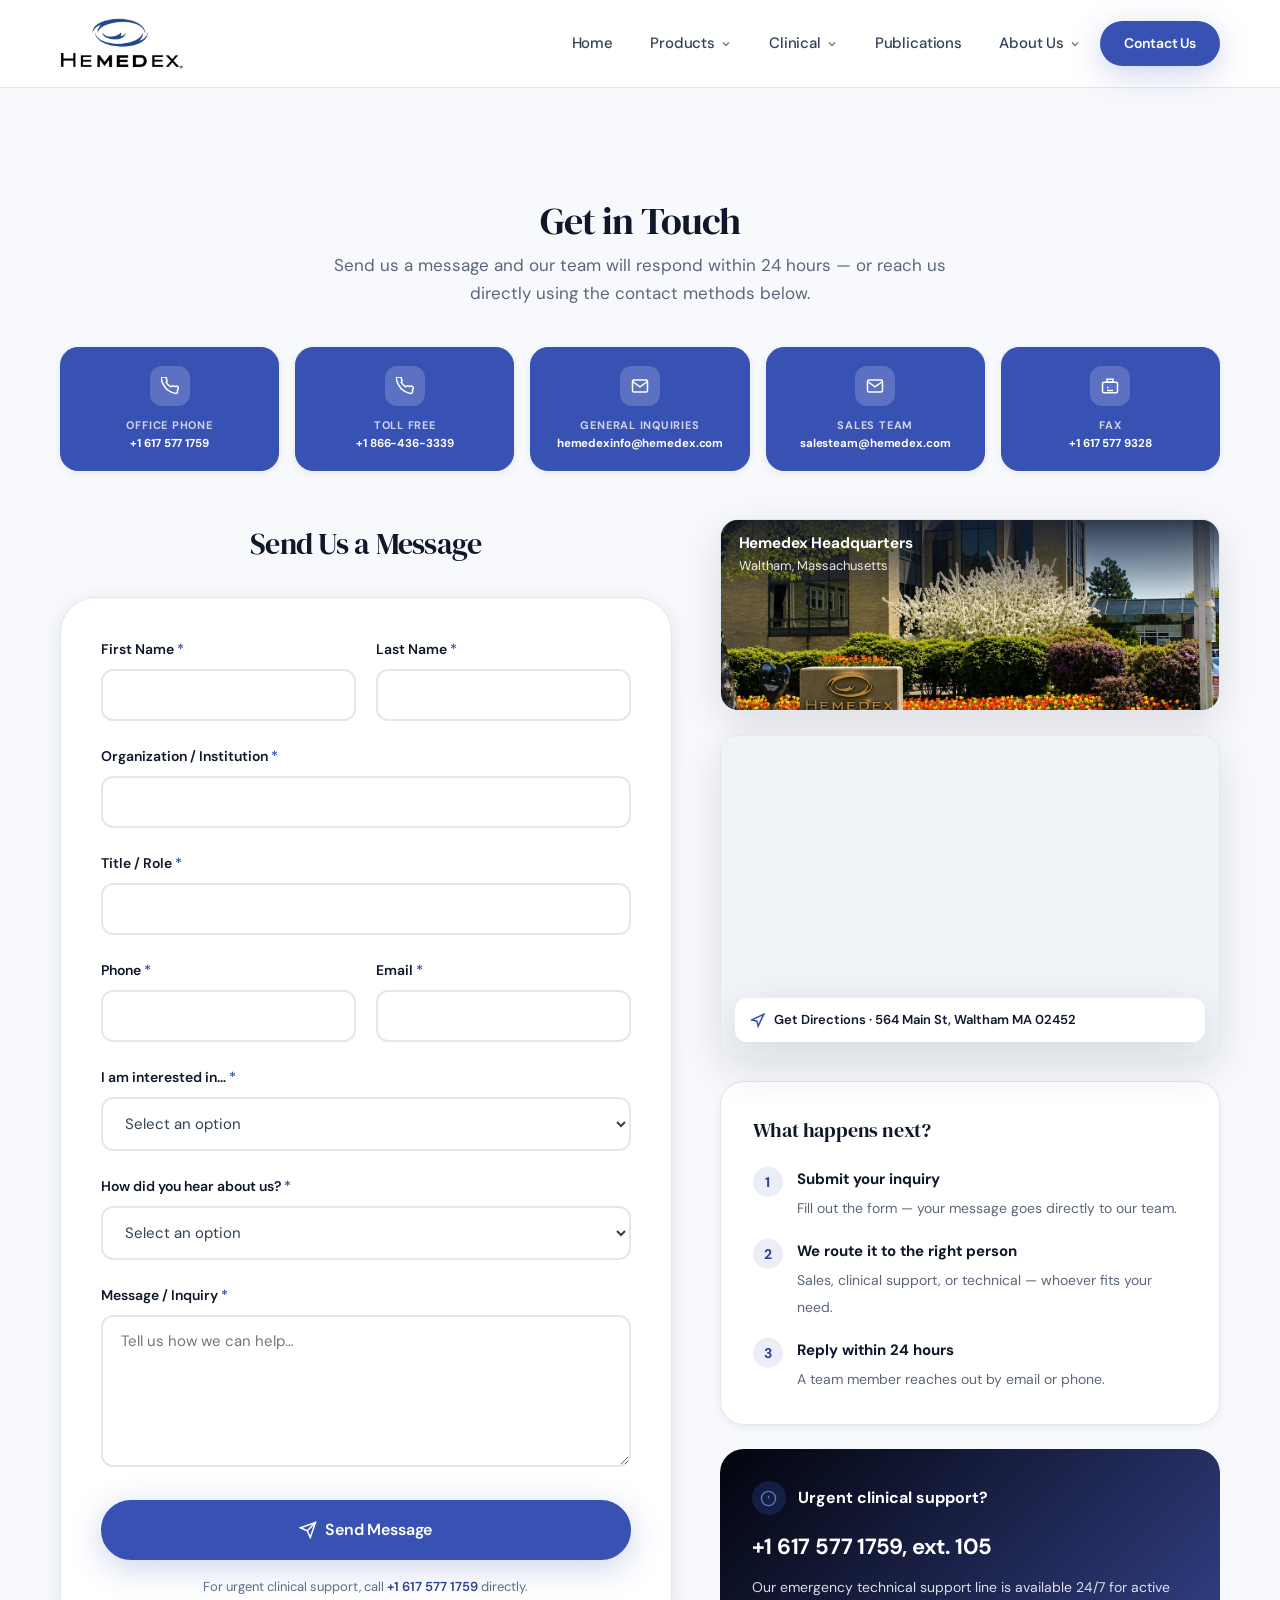
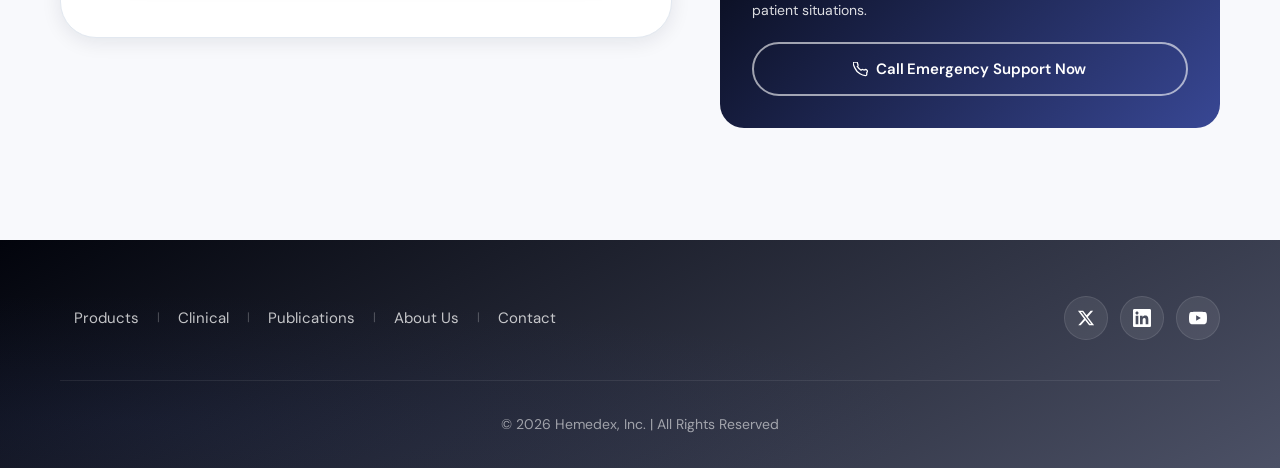
<file: contact.html>
<!DOCTYPE html>
<html lang="en">
<head>
    <meta charset="UTF-8">
    <meta name="viewport" content="width=device-width, initial-scale=1.0">
    <title>Contact Us — Hemedex</title>
    <meta name="description" content="Contact Hemedex for product information, technical support, pricing, and training on cerebral perfusion monitoring systems.">

    <!-- Canonical + social cards (added in v622) -->
    <link rel="canonical" href="https://hemedex.com/contact.html">
    <meta name="theme-color" content="#384794">
    <meta property="og:type" content="website">
    <meta property="og:site_name" content="Hemedex">
    <meta property="og:title" content="Contact Us — Hemedex">
    <meta property="og:description" content="Contact Hemedex for product information, technical support, pricing, and training on cerebral perfusion monitoring systems.">
    <meta property="og:url" content="https://hemedex.com/contact.html">
    <meta property="og:image" content="https://hemedex.com/images/og/hemedex-og.jpg">
    <meta property="og:image:width" content="1200">
    <meta property="og:image:height" content="630">
    <meta name="twitter:card" content="summary_large_image">
    <meta name="twitter:site" content="@HemedexInc">
    <meta name="twitter:title" content="Contact Us — Hemedex">
    <meta name="twitter:description" content="Reach the Hemedex team for product info, support, pricing, and training.">
    <meta name="twitter:image" content="https://hemedex.com/images/og/hemedex-og.jpg">

    <link rel="preconnect" href="https://fonts.googleapis.com">
    <link rel="preconnect" href="https://fonts.gstatic.com" crossorigin>
    <link href="https://fonts.googleapis.com/css2?family=DM+Serif+Display:ital@0;1&family=DM+Sans:ital,opsz,wght@0,9..40,300;0,9..40,400;0,9..40,500;0,9..40,600;0,9..40,700;1,9..40,400&display=swap" rel="stylesheet">
    <link rel="stylesheet" href="styles.css">
    <link rel="icon" type="image/x-icon" href="images/favicon.ico">
</head>
<body>
    <a href="#main-content" class="skip-link">Skip to main content</a>

    <header class="site-header">
        <div class="container">
            <div class="header-content">
                <a href="index.html" class="logo" aria-label="Hemedex Home">
                    <img src="images/logo.jpg" alt="Hemedex" class="logo-img">
                </a>
                <button class="mobile-menu-toggle" aria-label="Toggle navigation menu" aria-expanded="false">
                    <span></span><span></span><span></span>
                </button>
                                <nav class="main-nav" role="navigation" aria-label="Main navigation">
                    <ul class="nav-list">
                    <li><a href="index.html" class="nav-link">Home</a></li>
                    <li class="has-dropdown">
                        <a href="products.html" class="nav-link" aria-haspopup="true" aria-expanded="false">
                            Products
                            <svg class="nav-caret" width="12" height="12" viewBox="0 0 24 24" fill="none" stroke="currentColor" stroke-width="2.5" aria-hidden="true"><polyline points="6 9 12 15 18 9"/></svg>
                        </a>
                        <ul class="nav-dropdown">
                            <li><a href="products.html#bowman-monitor" class="nav-dropdown-link">Bowman Perfusion Monitor</a></li>
                            <li><a href="products.html#qflow-probe" class="nav-dropdown-link">QFlow 500 Perfusion Probe</a></li>
                            <li><a href="products.html#quad-bolt" class="nav-dropdown-link">Quad Lumen Bolt Kit</a></li>
                            <li><a href="products.html#dual-bolt" class="nav-dropdown-link">Dual Lumen Bolt Kit</a></li>
                            <li><a href="products.html#single-bolt" class="nav-dropdown-link">Single Lumen Bolt Kit</a></li>
                            <li><a href="products.html#next-gen-monitor" class="nav-dropdown-link">Next Generation Monitor</a></li>
                        </ul>
                    
                    </li>
                    <li class="has-dropdown">
                        <a href="clinical.html" class="nav-link" aria-haspopup="true" aria-expanded="false">
                            Clinical
                            <svg class="nav-caret" width="12" height="12" viewBox="0 0 24 24" fill="none" stroke="currentColor" stroke-width="2.5" aria-hidden="true"><polyline points="6 9 12 15 18 9"/></svg>
                        </a>
                        <ul class="nav-dropdown">
                            <li><a href="clinical.html#why-perfusion" class="nav-dropdown-link">Why Perfusion?</a></li>
                            <li><a href="clinical.html#applications" class="nav-dropdown-link">Applications & Benefits</a></li>
                            <li><a href="clinical.html#validation" class="nav-dropdown-link">Validation & Regulatory</a></li>
                            <li><a href="clinical.html#theory" class="nav-dropdown-link">Theory of Operation</a></li>
                            <li><a href="clinical.html#how-to-use" class="nav-dropdown-link">How to Use the Monitor</a></li>
                            <li><a href="clinical.html#multimodal" class="nav-dropdown-link">Multimodal Monitoring</a></li>
                        </ul>
                    
                    </li>
                    <li><a href="publications.html" class="nav-link">Publications</a></li>
                    <li class="has-dropdown">
                        <a href="about.html" class="nav-link" aria-haspopup="true" aria-expanded="false">
                            About Us
                            <svg class="nav-caret" width="12" height="12" viewBox="0 0 24 24" fill="none" stroke="currentColor" stroke-width="2.5" aria-hidden="true"><polyline points="6 9 12 15 18 9"/></svg>
                        </a>
                        <ul class="nav-dropdown">
                            <li><a href="about.html#about-overview" class="nav-dropdown-link">Company Overview</a></li>
                            <li><a href="about.html#team" class="nav-dropdown-link">Our Team</a></li>
                            <li><a href="about.html#mission-vision" class="nav-dropdown-link">Mission & Vision</a></li>
                           <!-- <li><a href="about.html#global-reach" class="nav-dropdown-link">Partner Institutions</a></li> -->
                        </ul>
                    
                    </li>
                    <li><a href="contact.html" class="btn btn-nav">Contact Us</a></li>
                </ul>
                </nav>
            </div>
        </div>
    </header>

    <main id="main-content">

        <!-- ══════════════════════════════════════════
             CONTACT — FORM LEFT, MAP + INFO SIDEBAR RIGHT
             ══════════════════════════════════════════ -->
        <section class="contact-form-section section-padding bg-light" id="main-content-form">
            <div class="container">

                <!-- Page header (full width) -->
                <div class="contact-header">
                    <h1 class="contact-page-title">Get in Touch</h1>
                    <p class="contact-page-subtitle">Send us a message and our team will respond within 24 hours — or reach us directly using the contact methods below.</p>
                </div>

                <!-- Contact methods strip (full width) -->
                <div class="contact-strip">
                    <a href="tel:+16175771759" class="contact-chip">
                        <div class="contact-chip-icon" aria-hidden="true">
                            <svg width="18" height="18" viewBox="0 0 24 24" fill="none" stroke="currentColor" stroke-width="2"><path d="M22 16.92v3a2 2 0 01-2.18 2 19.79 19.79 0 01-8.63-3.07A19.5 19.5 0 013.07 9.8 19.79 19.79 0 01.22 1.18 2 2 0 012.22 0h3a2 2 0 012 1.72c.127.96.361 1.903.7 2.81a2 2 0 01-.45 2.11L6.91 7.09a16 16 0 006 6l.56-.56a2 2 0 012.11-.45c.907.339 1.85.573 2.81.7A2 2 0 0122 16.92z"/></svg>
                        </div>
                        <div class="contact-chip-text">
                            <span class="contact-chip-label">Office Phone</span>
                            <span class="contact-chip-value">+1 617 577 1759</span>
                        </div>
                    </a>

                    <a href="tel:+18664363339" class="contact-chip">
                        <div class="contact-chip-icon" aria-hidden="true">
                            <svg width="18" height="18" viewBox="0 0 24 24" fill="none" stroke="currentColor" stroke-width="2"><path d="M22 16.92v3a2 2 0 01-2.18 2 19.79 19.79 0 01-8.63-3.07A19.5 19.5 0 013.07 9.8 19.79 19.79 0 01.22 1.18 2 2 0 012.22 0h3a2 2 0 012 1.72c.127.96.361 1.903.7 2.81a2 2 0 01-.45 2.11L6.91 7.09a16 16 0 006 6l.56-.56a2 2 0 012.11-.45c.907.339 1.85.573 2.81.7A2 2 0 0122 16.92z"/></svg>
                        </div>
                        <div class="contact-chip-text">
                            <span class="contact-chip-label">Toll Free</span>
                            <span class="contact-chip-value">+1 866-436-3339</span>
                        </div>
                    </a>

                    <a href="mailto:hemedexinfo@hemedex.com" class="contact-chip">
                        <div class="contact-chip-icon" aria-hidden="true">
                            <svg width="18" height="18" viewBox="0 0 24 24" fill="none" stroke="currentColor" stroke-width="2"><path d="M4 4h16c1.1 0 2 .9 2 2v12c0 1.1-.9 2-2 2H4c-1.1 0-2-.9-2-2V6c0-1.1.9-2 2-2z"/><polyline points="22,6 12,13 2,6"/></svg>
                        </div>
                        <div class="contact-chip-text">
                            <span class="contact-chip-label">General Inquiries</span>
                            <span class="contact-chip-value">hemedexinfo@hemedex.com</span>
                        </div>
                    </a>

                    <a href="mailto:salesteam@hemedex.com" class="contact-chip">
                        <div class="contact-chip-icon" aria-hidden="true">
                            <svg width="18" height="18" viewBox="0 0 24 24" fill="none" stroke="currentColor" stroke-width="2"><path d="M4 4h16c1.1 0 2 .9 2 2v12c0 1.1-.9 2-2 2H4c-1.1 0-2-.9-2-2V6c0-1.1.9-2 2-2z"/><polyline points="22,6 12,13 2,6"/></svg>
                        </div>
                        <div class="contact-chip-text">
                            <span class="contact-chip-label">Sales Team</span>
                            <span class="contact-chip-value">salesteam@hemedex.com</span>
                        </div>
                    </a>

                    <div class="contact-chip contact-chip-static">
                        <div class="contact-chip-icon" aria-hidden="true">
                            <svg width="18" height="18" viewBox="0 0 24 24" fill="none" stroke="currentColor" stroke-width="2"><rect x="2" y="7" width="20" height="14" rx="2"/><path d="M16 3H8v4h8V3z"/><path d="M8 14h2M8 18h8"/></svg>
                        </div>
                        <div class="contact-chip-text">
                            <span class="contact-chip-label">Fax</span>
                            <span class="contact-chip-value">+1 617 577 9328</span>
                        </div>
                    </div>
                </div>

                <div class="contact-layout">

                    <div class="form-container">
                        <h2 class="form-heading">Send Us a Message</h2>

                        <!--
                        ╔══════════════════════════════════════════════════════╗
                        ║  HOW THIS FORM WORKS — READ ME BEFORE DEPLOYING     ║
                        ║                                                      ║
                        ║  This form uses Web3Forms (web3forms.com).           ║
                        ║  Free tier: 250 submissions/month, no branding.     ║
                        ║                                                      ║
                        ║  SETUP STEPS (takes ~2 minutes):                    ║
                        ║  1. Go to https://web3forms.com                      ║
                        ║  2. Enter: salesteam@hemedex.com                     ║
                        ║  3. Check your email for the Access Key              ║
                        ║  4. Replace YOUR_ACCESS_KEY_HERE below               ║
                        ║                                                      ║
                        ║  hCaptcha is built-in — just enable it in your       ║
                        ║  Web3Forms dashboard (Settings → Captcha → Enable).  ║
                        ║  No extra code needed.                               ║
                        ╚══════════════════════════════════════════════════════╝
                        

                        <div class="form-setup-note">
                            <svg width="16" height="16" viewBox="0 0 24 24" fill="none" stroke="currentColor" stroke-width="2" aria-hidden="true"><circle cx="12" cy="12" r="10"/><line x1="12" y1="8" x2="12" y2="12"/><line x1="12" y1="16" x2="12.01" y2="16"/></svg>
                            <span><strong>To activate:</strong> Go to <a href="https://web3forms.com" target="_blank" rel="noopener noreferrer">web3forms.com</a>, enter your email, and replace <code>YOUR_ACCESS_KEY_HERE</code> in the form below with your Access Key. Enable hCaptcha in your dashboard for spam protection.</span>
                        </div>
                    -->
                        <form
                            class="contact-form"
                            id="contact-form"
                            action="https://api.web3forms.com/submit"
                            method="POST">

                            <!-- Web3Forms config -->
                            <input type="hidden" name="access_key" value="72f097ed-fef2-4ebb-b1e7-929659ec10a4">
                            <input type="hidden" name="subject" value="New Hemedex Website Inquiry">
                            <input type="hidden" name="from_name" value="Hemedex Website">
                            <input type="hidden" name="redirect" value="https://hemedex.com/contact.html?sent=true">
                            <!-- Honeypot — hidden from humans, traps bots -->
                            <input type="checkbox" name="botcheck" class="hidden" style="display:none" tabindex="-1" autocomplete="off">

                            <div class="form-row">
                                <div class="form-group">
                                    <label for="first-name">First Name <span class="required">*</span></label>
                                    <input type="text" id="first-name" name="first-name" required autocomplete="given-name">
                                </div>
                                <div class="form-group">
                                    <label for="last-name">Last Name <span class="required">*</span></label>
                                    <input type="text" id="last-name" name="last-name" required autocomplete="family-name">
                                </div>
                            </div>

                            <div class="form-group">
                                <label for="organization">Organization / Institution <span class="required">*</span></label>
                                <input type="text" id="organization" name="organization" required autocomplete="organization">
                            </div>

                            <div class="form-group">
                                <label for="title">Title / Role <span class="required">*</span></label>
                                <input type="text" id="title" name="title" required>
                            </div>

                            <div class="form-row">
                                <div class="form-group">
                                    <label for="phone">Phone <span class="required">*</span></label>
                                    <input type="tel" id="phone" name="phone" required autocomplete="tel">
                                </div>
                                <div class="form-group">
                                    <label for="email">Email <span class="required">*</span></label>
                                    <input type="email" id="email" name="email" required autocomplete="email">
                                </div>
                            </div>

                            <div class="form-group">
                                <label for="interest">I am interested in… <span class="required">*</span></label>
                                <select id="interest" name="interest" required>
                                    <option value="">Select an option</option>
                                    <option value="quote">Requesting a Quote</option>
                                    <option value="support">Technical Support</option>
                                    <option value="pricing">Pricing Information</option>
                                    <option value="product-info">Product Information</option>
                                    <option value="training">Training &amp; Education</option>
                                </select>
                            </div>

                            <div class="form-group">
                                <label for="source">How did you hear about us? <span class="required">*</span></label>
                                <select id="source" name="source" required>
                                    <option value="">Select an option</option>
                                    <option value="email">Marketing Email</option>
                                    <option value="trade-show">Trade Show / Conference</option>
                                    <option value="publication">Journal Article / Publication</option>
                                    <option value="website">Our Website</option>
                                    <option value="social">Social Media</option>
                                    <option value="referral">Colleague Referral</option>
                                    <option value="other">Other</option>
                                </select>
                            </div>

                            <div class="form-group">
                                <label for="message">Message / Inquiry <span class="required">*</span></label>
                                <textarea id="message" name="message" rows="6" required placeholder="Tell us how we can help…"></textarea>
                            </div>

                            <!-- hCaptcha widget — rendered by the Web3Forms client script.
                                 Requires Settings → Captcha → Enable in the Web3Forms dashboard. -->
                            <div class="h-captcha" data-captcha="true" style="margin-bottom: 1.25rem;"></div>

                            <button type="submit" class="btn btn-primary btn-large btn-full-width">
                                <svg width="18" height="18" viewBox="0 0 24 24" fill="none" stroke="currentColor" stroke-width="2" class="btn-icon" aria-hidden="true"><line x1="22" y1="2" x2="11" y2="13"/><polygon points="22 2 15 22 11 13 2 9 22 2"/></svg>
                                Send Message
                            </button>

                            <p style="text-align:center;margin-top:1rem;font-size:0.8125rem;color:var(--text-light);">
                                For urgent clinical support, call <a href="tel:+16175771759,105" style="color:var(--primary-dark);font-weight:600;">+1 617 577 1759</a> directly.
                            </p>
                        </form>
                    </div>

                    <!-- Sidebar: map, contact methods, next steps, urgent support -->
                    <aside class="contact-sidebar">
                        <div class="contact-sidebar-sticky">

                            <!-- Office building photo -->
                            <figure class="contact-photo-card">
                                <img src="images/other/office_picture.jpg"
                                     alt="Hemedex headquarters in Waltham, Massachusetts — a modern office building with the Hemedex monument sign and spring tulips in the foreground"
                                     loading="lazy" width="1474" height="1067">
                                <figcaption class="contact-photo-caption">
                                    <span class="contact-photo-caption-title">Hemedex Headquarters</span>
                                    <span class="contact-photo-caption-sub">Waltham, Massachusetts</span>
                                </figcaption>
                            </figure>

                            <!-- Map bubble card -->
                            <div class="contact-map-card">
                                <iframe
                                    src="https://www.google.com/maps/embed?pb=!1m18!1m12!1m3!1d2947.420791774393!2d-71.23546154981629!3d42.37618164197529!2m3!1f0!2f0!3f0!3m2!1i1024!2i768!4f13.1!3m3!1m2!1s0x89e382d148189803%3A0x7869721163a8d21c!2s564+Main+St%2C+Waltham%2C+MA+02452!5e0!3m2!1sen!2sus!4v1543851834301"
                                    title="Hemedex Office — 564 Main St, Waltham, MA"
                                    allowfullscreen=""
                                    loading="lazy"
                                    referrerpolicy="no-referrer-when-downgrade">
                                </iframe>
                                <a href="https://maps.google.com/?q=564+Main+St,+Waltham,+MA+02452"
                                   target="_blank"
                                   rel="noopener noreferrer"
                                   class="contact-directions">
                                    <svg width="15" height="15" viewBox="0 0 24 24" fill="none" stroke="currentColor" stroke-width="2.5" aria-hidden="true">
                                        <polygon points="3 11 22 2 13 21 11 13 3 11"/>
                                    </svg>
                                    Get Directions · 564 Main St, Waltham MA 02452
                                </a>
                            </div>

                            <!-- What happens next -->
                            <div class="contact-card">
                                <h3 class="contact-card-title">What happens next?</h3>
                                <div class="contact-steps">
                                    <div class="contact-step">
                                        <div class="contact-step-num">1</div>
                                        <div>
                                            <strong class="contact-step-title">Submit your inquiry</strong>
                                            <span class="contact-step-desc">Fill out the form — your message goes directly to our team.</span>
                                        </div>
                                    </div>
                                    <div class="contact-step">
                                        <div class="contact-step-num">2</div>
                                        <div>
                                            <strong class="contact-step-title">We route it to the right person</strong>
                                            <span class="contact-step-desc">Sales, clinical support, or technical — whoever fits your need.</span>
                                        </div>
                                    </div>
                                    <div class="contact-step">
                                        <div class="contact-step-num">3</div>
                                        <div>
                                            <strong class="contact-step-title">Reply within 24 hours</strong>
                                            <span class="contact-step-desc">A team member reaches out by email or phone.</span>
                                        </div>
                                    </div>
                                </div>
                            </div>

                            <!-- Urgent support -->
                            <div class="contact-urgent-card">
                                <div class="contact-urgent-head">
                                    <div class="contact-urgent-icon" aria-hidden="true">
                                        <svg width="17" height="17" viewBox="0 0 24 24" fill="none" stroke="var(--primary-light)" stroke-width="2"><circle cx="12" cy="12" r="10"/><line x1="12" y1="8" x2="12" y2="12"/><line x1="12" y1="16" x2="12.01" y2="16"/></svg>
                                    </div>
                                    <strong class="contact-urgent-title">Urgent clinical support?</strong>
                                </div>
                                <a href="tel:+16175771759,105" class="contact-urgent-number">+1&nbsp;617&nbsp;577&nbsp;1759, ext.&nbsp;105</a>
                                <p class="contact-urgent-text">Our emergency technical support line is available 24/7 for active patient situations.</p>
                                <a href="tel:+16175771759,105" class="btn btn-outline-white contact-urgent-btn">
                                    <svg width="15" height="15" viewBox="0 0 24 24" fill="none" stroke="currentColor" stroke-width="2" aria-hidden="true"><path d="M22 16.92v3a2 2 0 01-2.18 2 19.79 19.79 0 01-8.63-3.07A19.5 19.5 0 013.07 9.8 19.79 19.79 0 01.22 1.18 2 2 0 012.22 0h3a2 2 0 012 1.72c.127.96.361 1.903.7 2.81a2 2 0 01-.45 2.11L6.91 7.09a16 16 0 006 6l.56-.56a2 2 0 012.11-.45c.907.339 1.85.573 2.81.7A2 2 0 0122 16.92z"/></svg>
                                    Call Emergency Support Now
                                </a>
                            </div>

                        </div>
                    </aside>

                </div>
            </div>
        </section>

        <!-- Social CTA 
        <section class="social-cta section-padding">
            <div class="container">
                <h2 class="cta-title-white">Connect With Us</h2>
                <p class="cta-text-white">Follow Hemedex for the latest research and clinical updates</p>
                <div class="social-links-large">
                    <a href="https://twitter.com/HemedexInc" target="_blank" rel="noopener noreferrer" class="social-btn">
                        <svg width="22" height="22" viewBox="0 0 24 24" fill="currentColor" aria-hidden="true"><path d="M18.244 2.25h3.308l-7.227 8.26 8.502 11.24H16.17l-5.214-6.817L4.99 21.75H1.68l7.73-8.835L1.254 2.25H8.08l4.713 6.231zm-1.161 17.52h1.833L7.084 4.126H5.117z"/></svg>
                        Twitter / X
                    </a>
                    <a href="https://www.linkedin.com/company/hemedex-inc./" target="_blank" rel="noopener noreferrer" class="social-btn">
                        <svg width="22" height="22" viewBox="0 0 24 24" fill="currentColor" aria-hidden="true"><path d="M20.447 20.452h-3.554v-5.569c0-1.328-.027-3.037-1.852-3.037-1.853 0-2.136 1.445-2.136 2.939v5.667H9.351V9h3.414v1.561h.046c.477-.9 1.637-1.85 3.37-1.85 3.601 0 4.267 2.37 4.267 5.455v6.286zM5.337 7.433c-1.144 0-2.063-.926-2.063-2.065 0-1.138.92-2.063 2.063-2.063 1.14 0 2.064.925 2.064 2.063 0 1.139-.925 2.065-2.064 2.065zm1.782 13.019H3.555V9h3.564v11.452zM22.225 0H1.771C.792 0 0 .774 0 1.729v20.542C0 23.227.792 24 1.771 24h20.451C23.2 24 24 23.227 24 22.271V1.729C24 .774 23.2 0 22.222 0h.003z"/></svg>
                        LinkedIn
                    </a>
                    <a href="https://www.youtube.com/channel/UCDMZ3P6b3M8cCwWg7AHebag" target="_blank" rel="noopener noreferrer" class="social-btn">
                        <svg width="22" height="22" viewBox="0 0 24 24" fill="currentColor" aria-hidden="true"><path d="M23.498 6.186a3.016 3.016 0 0 0-2.122-2.136C19.505 3.545 12 3.545 12 3.545s-7.505 0-9.377.505A3.017 3.017 0 0 0 .502 6.186C0 8.07 0 12 0 12s0 3.93.502 5.814a3.016 3.016 0 0 0 2.122 2.136c1.871.505 9.376.505 9.376.505s7.505 0 9.377-.505a3.015 3.015 0 0 0 2.122-2.136C24 15.93 24 12 24 12s0-3.93-.502-5.814zM9.545 15.568V8.432L15.818 12l-6.273 3.568z"/></svg>
                        YouTube
                    </a>
                </div>
            </div>
        </section> -->

    </main>

    <footer class="site-footer">
        <div class="container">
            <div class="footer-content">
                <div class="footer-links">
                    <a href="products.html">Products</a><span class="footer-separator">|</span>
                    <a href="clinical.html">Clinical</a><span class="footer-separator">|</span>
                    <a href="publications.html">Publications</a><span class="footer-separator">|</span>
                    <a href="about.html">About Us</a><span class="footer-separator">|</span>
                    <a href="contact.html">Contact</a>
                </div>
                <div class="footer-social">
                    <a href="https://twitter.com/HemedexInc" target="_blank" rel="noopener noreferrer" aria-label="Twitter / X" class="social-link"><svg width="18" height="18" viewBox="0 0 24 24" fill="currentColor" aria-hidden="true"><path d="M18.244 2.25h3.308l-7.227 8.26 8.502 11.24H16.17l-5.214-6.817L4.99 21.75H1.68l7.73-8.835L1.254 2.25H8.08l4.713 6.231zm-1.161 17.52h1.833L7.084 4.126H5.117z"/></svg></a>
                    <a href="https://www.linkedin.com/company/hemedex-inc./" target="_blank" rel="noopener noreferrer" aria-label="LinkedIn" class="social-link"><svg width="18" height="18" viewBox="0 0 24 24" fill="currentColor" aria-hidden="true"><path d="M20.447 20.452h-3.554v-5.569c0-1.328-.027-3.037-1.852-3.037-1.853 0-2.136 1.445-2.136 2.939v5.667H9.351V9h3.414v1.561h.046c.477-.9 1.637-1.85 3.37-1.85 3.601 0 4.267 2.37 4.267 5.455v6.286zM5.337 7.433c-1.144 0-2.063-.926-2.063-2.065 0-1.138.92-2.063 2.063-2.063 1.14 0 2.064.925 2.064 2.063 0 1.139-.925 2.065-2.064 2.065zm1.782 13.019H3.555V9h3.564v11.452zM22.225 0H1.771C.792 0 0 .774 0 1.729v20.542C0 23.227.792 24 1.771 24h20.451C23.2 24 24 23.227 24 22.271V1.729C24 .774 23.2 0 22.222 0h.003z"/></svg></a>
                    <a href="https://www.youtube.com/channel/UCDMZ3P6b3M8cCwWg7AHebag" target="_blank" rel="noopener noreferrer" aria-label="YouTube" class="social-link"><svg width="18" height="18" viewBox="0 0 24 24" fill="currentColor" aria-hidden="true"><path d="M23.498 6.186a3.016 3.016 0 0 0-2.122-2.136C19.505 3.545 12 3.545 12 3.545s-7.505 0-9.377.505A3.017 3.017 0 0 0 .502 6.186C0 8.07 0 12 0 12s0 3.93.502 5.814a3.016 3.016 0 0 0 2.122 2.136c1.871.505 9.376.505 9.376.505s7.505 0 9.377-.505a3.015 3.015 0 0 0 2.122-2.136C24 15.93 24 12 24 12s0-3.93-.502-5.814zM9.545 15.568V8.432L15.818 12l-6.273 3.568z"/></svg></a>
                </div>
            </div>
            <div class="footer-bottom"><p>&copy; 2026 Hemedex, Inc. | All Rights Reserved</p></div>
        </div>
    </footer>

    <script src="main.js"></script>
    <script src="https://web3forms.com/client/script.js" async defer></script>
    <script>
        // Show success toast if redirected back after Web3Forms submission
        if (window.location.search.includes('sent=true')) {
            const toast = document.createElement('div');
            toast.setAttribute('role', 'status');
            toast.setAttribute('aria-live', 'polite');
            toast.style.cssText = `
                position:fixed;bottom:2rem;left:50%;transform:translateX(-50%) translateY(20px);
                background:linear-gradient(135deg,#059669,#047857);color:white;
                padding:1rem 2rem;border-radius:999px;font-weight:600;font-size:0.9375rem;
                box-shadow:0 8px 32px rgba(5,150,105,0.35);z-index:9999;
                display:flex;align-items:center;gap:0.75rem;white-space:nowrap;
                opacity:0;transition:opacity 0.35s ease, transform 0.35s ease;
            `;
            toast.innerHTML = `<svg width="18" height="18" viewBox="0 0 24 24" fill="none" stroke="currentColor" stroke-width="2.5" aria-hidden="true"><polyline points="20 6 9 17 4 12"/></svg> Message sent — we'll be in touch within 24 hours!`;
            document.body.appendChild(toast);
            requestAnimationFrame(() => {
                toast.style.opacity = '1';
                toast.style.transform = 'translateX(-50%) translateY(0)';
            });
            setTimeout(() => {
                toast.style.opacity = '0';
                toast.style.transform = 'translateX(-50%) translateY(20px)';
                toast.addEventListener('transitionend', () => toast.remove());
            }, 5000);
        }
    </script>
</body>
</html>
</file>
<file: styles.css>
/* ========================================
   HEMEDEX — DESIGN SYSTEM 2025
   Clinical Precision. Human Care.
   ======================================== */

@import url('https://fonts.googleapis.com/css2?family=DM+Serif+Display:ital@0;1&family=DM+Sans:ital,opsz,wght@0,9..40,300;0,9..40,400;0,9..40,500;0,9..40,600;0,9..40,700;1,9..40,400&display=swap');

/* ========================================
   CSS VARIABLES
   ======================================== */
:root {
    /* Brand Colors */
    --primary:       #3852b3;
    --primary-light: #5a73c7;
    --primary-dark:  #2c4190;
    --navy:          #384794;
    --navy-deep:     #02040c;
    --accent-light:  #adbadc;
    --slate:         #4c5166;
    --slate-light:   #6b7280;

    /* Surface Colors */
    --bg-white:      #ffffff;
    --bg-off:        #f8f9fc;
    --bg-subtle:     #f0f4f8;
    --border:        #e2e8f0;
    --border-light:  #f1f5f9;

    /* Text */
    --text-heading:  #0f172a;
    --text-body:     #334155;
    --text-muted:    #5b6779;
    --text-light:    #5f6f86;

    /* Feedback */
    --success: #059669;
    --error:   #dc2626;

    /* Shadows */
    --shadow-xs:  0 1px 2px rgba(15,23,42,0.04);
    --shadow-sm:  0 2px 8px rgba(15,23,42,0.07);
    --shadow-md:  0 4px 20px rgba(15,23,42,0.09);
    --shadow-lg:  0 12px 40px rgba(15,23,42,0.12);
    --shadow-xl:  0 24px 64px rgba(15,23,42,0.15);
    --shadow-teal: 0 8px 32px rgba(56,82,179,0.25);

    /* Layout */
    --max-w:       1240px;
    --max-w-prose: 47ch;   /* ~70 characters per line in DM Sans at any size */

    /* Typography */
    --font-display: 'DM Serif Display', Georgia, serif;
    --font-body:    'DM Sans', system-ui, sans-serif;

    /* Transitions */
    --ease-out: cubic-bezier(0.16, 1, 0.3, 1);
    --ease-in:  cubic-bezier(0.4, 0, 1, 1);
    --t-fast:   0.15s var(--ease-out);
    --t-base:   0.3s var(--ease-out);
    --t-slow:   0.55s var(--ease-out);

    /* Radii */
    --r-sm:   6px;
    --r-md:   12px;
    --r-lg:   18px;
    --r-xl:   24px;
    --r-2xl:  36px;
    --r-full: 9999px;
}

/* ========================================
   RESET
   ======================================== */
*, *::before, *::after { margin: 0; padding: 0; box-sizing: border-box; }
html { scroll-behavior: smooth; -webkit-font-smoothing: antialiased; text-rendering: optimizeLegibility; }
body { font-family: var(--font-body); font-size: 16px; line-height: 1.65; color: var(--text-body); background: var(--bg-white); overflow-x: hidden; }
img { max-width: 100%; height: auto; display: block; }
a { text-decoration: none; color: inherit; }
ul { list-style: none; }
button { font-family: inherit; cursor: pointer; border: none; background: none; }
input, select, textarea { font-family: inherit; }

/* ========================================
   ACCESSIBILITY
   ======================================== */
.skip-link {
    position: absolute;
    top: -100px;
    left: 1rem;
    background: var(--navy);
    color: white;
    padding: 0.75rem 1.5rem;
    border-radius: var(--r-md);
    font-weight: 600;
    z-index: 10000;
    transition: top var(--t-fast);
}
.skip-link:focus { top: 1rem; outline: 3px solid var(--primary); outline-offset: 2px; }

/* ========================================
   LAYOUT
   ======================================== */
.container {
    max-width: var(--max-w);
    margin: 0 auto;
    padding: 0 clamp(1.25rem, 4vw, 2.5rem);
}
.section-padding { padding: clamp(4rem, 9vw, 7rem) 0; }
.section-padding-sm { padding: clamp(2.5rem, 5vw, 4rem) 0; }
.bg-light { background: var(--bg-off); }

/* ========================================
   HEADER
   ======================================== */
.site-header {
    position: sticky;
    top: 0;
    z-index: 1000;
    background: rgba(255,255,255,0.92);
    backdrop-filter: blur(16px);
    -webkit-backdrop-filter: blur(16px);
    border-bottom: 1px solid var(--border);
    transition: box-shadow var(--t-base), background var(--t-base);
}
.site-header.scrolled {
    background: rgba(255,255,255,0.98);
    box-shadow: var(--shadow-md);
}

.header-content {
    display: flex;
    align-items: center;
    justify-content: space-between;
    padding: 1.1rem 0;
    transition: padding var(--t-base);
}
.site-header.scrolled .header-content { padding: 0.8rem 0; }

.logo { display: inline-block; transition: opacity var(--t-fast); }
.logo:hover { opacity: 0.85; }
.logo-img { height: 52px; width: auto; }

/* Nav */
.nav-list { display: flex; align-items: center; gap: 0.125rem; }

.nav-link {
    display: block;
    padding: 0.6rem 1.1rem;
    border-radius: var(--r-md);
    font-size: 0.9375rem;
    font-weight: 500;
    color: var(--text-body);
    transition: color var(--t-fast), background var(--t-fast);
    letter-spacing: -0.01em;
}
.nav-link:hover { color: var(--primary-dark); background: rgba(56,82,179,0.07); }
.nav-link.active { color: var(--primary-dark); font-weight: 600; background: rgba(56,82,179,0.1); }

/* Mobile toggle */
.mobile-menu-toggle {
    display: none;
    flex-direction: column;
    gap: 5px;
    padding: 0.5rem;
    align-items: center;
    justify-content: center;
    min-width: 44px;
    min-height: 44px;
    border-radius: var(--r-sm);
    transition: background var(--t-fast);
}
.mobile-menu-toggle:hover { background: var(--bg-subtle); }
.mobile-menu-toggle span {
    display: block;
    width: 22px;
    height: 2px;
    background: var(--text-heading);
    border-radius: 2px;
    transition: transform var(--t-slow), opacity var(--t-fast);
}
.mobile-menu-toggle.active span:nth-child(1) { transform: rotate(45deg) translate(5px, 5px); }
.mobile-menu-toggle.active span:nth-child(2) { opacity: 0; transform: scaleX(0); }
.mobile-menu-toggle.active span:nth-child(3) { transform: rotate(-45deg) translate(5px, -5px); }

/* ========================================
   NAV DROPDOWN (section jump menus)
   ======================================== */
.has-dropdown { position: relative; }

/* Top-level link in a dropdown item: align caret with label */
.has-dropdown > .nav-link {
    display: inline-flex;
    align-items: center;
    gap: 0.3rem;
}
.nav-caret {
    flex-shrink: 0;
    margin-top: 1px;
    transition: transform var(--t-base);
    opacity: 0.7;
}

/* The dropdown panel */
.nav-dropdown {
    position: absolute;
    top: calc(100% + 0.5rem);
    left: 50%;
    transform: translateX(-50%) translateY(8px);
    min-width: 248px;
    background: rgba(255,255,255,0.98);
    backdrop-filter: blur(16px);
    -webkit-backdrop-filter: blur(16px);
    border: 1px solid var(--border);
    border-radius: var(--r-lg);
    box-shadow: var(--shadow-lg);
    padding: 0.5rem;
    opacity: 0;
    visibility: hidden;
    pointer-events: none;
    transition: opacity var(--t-base), transform var(--t-base), visibility var(--t-base);
    z-index: 1001;
}
/* Hover bridge so the menu doesn't close when crossing the gap */
.nav-dropdown::before {
    content: '';
    position: absolute;
    top: -0.75rem;
    left: 0;
    right: 0;
    height: 0.75rem;
}
/* Little pointer arrow */
.nav-dropdown::after {
    content: '';
    position: absolute;
    top: -6px;
    left: 50%;
    transform: translateX(-50%) rotate(45deg);
    width: 12px;
    height: 12px;
    background: rgba(255,255,255,0.98);
    border-left: 1px solid var(--border);
    border-top: 1px solid var(--border);
    border-radius: 2px 0 0 0;
}

/* Open states: hover, focus-within (keyboard), or JS-set .open */
.has-dropdown:hover > .nav-dropdown,
.has-dropdown:focus-within > .nav-dropdown,
.has-dropdown.open > .nav-dropdown {
    opacity: 1;
    visibility: visible;
    pointer-events: auto;
    transform: translateX(-50%) translateY(0);
}
.has-dropdown:hover > .nav-link .nav-caret,
.has-dropdown:focus-within > .nav-link .nav-caret,
.has-dropdown.open > .nav-link .nav-caret {
    transform: rotate(180deg);
    opacity: 1;
}

.nav-dropdown-link {
    display: block;
    padding: 0.7rem 0.875rem;
    border-radius: var(--r-md);
    font-size: 0.875rem;
    font-weight: 500;
    color: var(--text-body);
    line-height: 1.35;
    transition: color var(--t-fast), background var(--t-fast), padding-left var(--t-fast);
}
.nav-dropdown-link:hover,
.nav-dropdown-link:focus-visible {
    color: var(--primary-dark);
    background: rgba(56,82,179,0.08);
    padding-left: 1.125rem;
    outline: none;
}

/* Site-wide keyboard focus ring. Components that draw their own focus
   style (nav dropdown links, publication controls, bio buttons) override
   this; everything else inherits a consistent, visible ring. */
a:focus-visible,
button:focus-visible,
summary:focus-visible,
[tabindex]:focus-visible {
    outline: 2px solid var(--primary);
    outline-offset: 2px;
    border-radius: var(--r-sm);
}

/* ========================================
   BUTTONS
   ======================================== */
.btn {
    display: inline-flex;
    align-items: center;
    justify-content: center;
    gap: 0.5rem;
    padding: 0.8rem 1.875rem;
    border-radius: var(--r-full);
    font-family: var(--font-body);
    font-weight: 600;
    font-size: 0.9375rem;
    letter-spacing: -0.01em;
    cursor: pointer;
    border: 2px solid transparent;
    transition: all var(--t-base);
    position: relative;
    overflow: hidden;
    white-space: nowrap;
}

.btn-primary {
    background: var(--primary);
    color: white;
    border-color: var(--primary);
    box-shadow: var(--shadow-teal);
}
.btn-primary:hover {
    background: var(--primary-dark);
    border-color: var(--primary-dark);
    transform: translateY(-2px);
    box-shadow: 0 12px 40px rgba(56,82,179,0.35);
}

.btn-secondary {
    background: white;
    color: var(--primary-dark);
    border-color: var(--primary);
}
.btn-secondary:hover {
    background: var(--primary);
    color: white;
    transform: translateY(-2px);
    box-shadow: var(--shadow-teal);
}

.btn-tertiary {
    background: var(--bg-subtle);
    color: var(--text-body);
    border-color: var(--border);
}
.btn-tertiary:hover {
    background: white;
    color: var(--primary-dark);
    border-color: var(--primary);
    transform: translateY(-1px);
    box-shadow: var(--shadow-sm);
}

.btn-nav {
    background: var(--primary) !important;
    color: white !important;
    padding: 0.55rem 1.375rem !important;
    font-size: 0.875rem !important;
    box-shadow: var(--shadow-teal);
}
.btn-nav:hover {
    background: var(--primary-dark) !important;
    transform: translateY(-1px) !important;
}

.btn-hero {
    background: white;
    color: var(--navy);
    border-color: white;
    padding: 1rem 2.5rem;
    font-size: 1rem;
}
.btn-hero:hover {
    background: transparent;
    color: white;
    transform: translateY(-2px);
    box-shadow: 0 8px 30px rgba(255,255,255,0.2);
}

.btn-outline-white {
    background: transparent;
    color: white;
    border-color: rgba(255,255,255,0.6);
}
.btn-outline-white:hover {
    background: white;
    color: var(--navy);
    transform: translateY(-2px);
}

.btn-large { padding: 1.1rem 3rem; font-size: 1rem; }
.btn-full-width { width: 100%; }
.btn-icon { flex-shrink: 0; }

/* ========================================
   TYPOGRAPHY — HEADINGS
   ======================================== */
.section-title {
    font-family: var(--font-display);
    font-size: clamp(2rem, 4.5vw, 3rem);
    font-weight: 400;
    color: var(--text-heading);
    text-align: center;
    margin-bottom: 1rem;
    line-height: 1.15;
    letter-spacing: -0.02em;
}
.section-title::after {
    content: '';
    display: block;
    width: 48px;
    height: 3px;
    background: var(--primary);
    border-radius: var(--r-full);
    margin: 1.25rem auto 0;
}

.section-subtitle {
    font-size: 1.0625rem;
    color: var(--text-muted);
    text-align: center;
    max-width: 600px;
    margin: 0 auto 3.5rem;
    line-height: 1.75;
}

.lead-text {
    font-size: 1.0625rem;
    line-height: 1.85;
    color: var(--text-body);
    margin-bottom: 1.5rem;
}

/* ========================================
   PAGE HEADER
   ======================================== */
.page-header {
    background: linear-gradient(140deg, var(--navy-deep) 0%, var(--navy) 45%, var(--primary-dark) 100%);
    color: white;
    padding: clamp(3.5rem, 8vw, 6rem) 0;
    text-align: center;
    position: relative;
    overflow: hidden;
}
.page-header::before {
    content: '';
    position: absolute;
    inset: 0;
    background-image: radial-gradient(circle at 15% 50%, rgba(56,82,179,0.18) 0%, transparent 55%),
                      radial-gradient(circle at 85% 20%, rgba(255,255,255,0.05) 0%, transparent 45%);
    pointer-events: none;
}
.page-header .container { position: relative; z-index: 1; }
.page-header h1 {
    font-family: var(--font-display);
    font-size: clamp(2.5rem, 6vw, 4.5rem);
    font-weight: 400;
    letter-spacing: -0.03em;
    margin-bottom: 0.875rem;
    line-height: 1.1;
}
.page-subtitle {
    font-size: clamp(1rem, 2vw, 1.25rem);
    opacity: 0.85;
    max-width: 600px;
    margin: 0 auto;
    line-height: 1.7;
}

/* ========================================
   HERO
   ======================================== */
.hero {
    position: relative;
    min-height: clamp(520px, 72vh, 740px);
    display: flex;
    align-items: center;
    text-align: center;
    color: white;
    overflow: hidden;
}
.hero-background { position: absolute; inset: 0; }
.hero-bg-img { width: 100%; height: 100%; object-fit: cover; filter: brightness(0.35); }
.hero::before {
    content: '';
    position: absolute;
    inset: 0;
    background: linear-gradient(140deg, rgba(2,4,12,0.85) 0%, rgba(56,71,148,0.75) 50%, rgba(44,65,144,0.65) 100%);
    z-index: 1;
}
.hero .container { position: relative; z-index: 2; }
.hero-content { animation: fadeUp 0.9s var(--ease-out) both; }

.hero-title {
    font-family: var(--font-display);
    font-size: clamp(2.75rem, 7vw, 5.5rem);
    font-weight: 400;
    line-height: 1.1;
    letter-spacing: -0.03em;
    margin-bottom: 1.5rem;
    text-shadow: 0 2px 40px rgba(0,0,0,0.3);
}
.gradient-text {
    background: linear-gradient(90deg, #adbadc 0%, var(--primary-light) 50%, #ffffff 100%);
    background-size: 200% auto;
    -webkit-background-clip: text;
    -webkit-text-fill-color: transparent;
    background-clip: text;
    animation: shimmer 4s linear infinite;
}
@keyframes shimmer { 0% { background-position: 0% center; } 100% { background-position: 200% center; } }

.hero-subtitle {
    font-size: clamp(1.0625rem, 2.5vw, 1.3125rem);
    opacity: 0.9;
    max-width: 680px;
    margin: 0 auto 2.5rem;
    line-height: 1.75;
    font-weight: 300;
}

/* ========================================
   ANIMATIONS
   ======================================== */
@keyframes fadeUp {
    from { opacity: 0; transform: translateY(32px); }
    to   { opacity: 1; transform: translateY(0); }
}
@keyframes fadeIn {
    from { opacity: 0; }
    to   { opacity: 1; }
}

/* ========================================
   EVENTS SECTION
   ======================================== */
.event-card {
    background: white;
    border: 1px solid var(--border);
    border-radius: var(--r-xl);
    padding: 2.5rem;
    margin-bottom: 2.5rem;
    box-shadow: var(--shadow-xs);
    transition: box-shadow var(--t-base);
}
.event-card:hover { box-shadow: var(--shadow-md); }

.featured-event {
    border-color: var(--primary);
    border-width: 2px;
    background: linear-gradient(160deg, #ffffff 0%, rgba(56,82,179,0.03) 100%);
}

.event-badge {
    display: inline-flex;
    align-items: center;
    gap: 0.375rem;
    background: var(--primary);
    color: white;
    padding: 0.35rem 1rem;
    border-radius: var(--r-full);
    font-size: 0.75rem;
    font-weight: 700;
    text-transform: uppercase;
    letter-spacing: 0.08em;
    margin-bottom: 1.5rem;
}

.event-title {
    font-family: var(--font-display);
    font-size: clamp(1.375rem, 3vw, 1.875rem);
    font-weight: 400;
    color: var(--text-heading);
    margin-bottom: 1.25rem;
    line-height: 1.3;
    letter-spacing: -0.02em;
}

.event-meta {
    display: flex;
    flex-wrap: wrap;
    gap: 0.75rem;
    margin-bottom: 1.5rem;
}
.event-date, .event-location {
    display: inline-flex;
    align-items: center;
    gap: 0.375rem;
    padding: 0.4rem 1rem;
    background: var(--bg-subtle);
    border-radius: var(--r-full);
    font-size: 0.875rem;
    font-weight: 500;
    color: var(--text-muted);
}

.event-description { margin-bottom: 1.125rem; line-height: 1.8; }
.event-actions { display: flex; gap: 1rem; flex-wrap: wrap; margin-top: 2rem; }

.divider-line {
    border: none;
    height: 1px;
    background: linear-gradient(90deg, transparent, var(--border), transparent);
    margin: 3rem 0;
}

/* ========================================
   VALUE PROPOSITION
   ======================================== */
/* Product Showcase (Home) */
.showcase-grid {
    display: flex;
    align-items: center;
    gap: 3.5rem;
}
.showcase-image {
    flex: 1;
    min-width: 0;
    display: flex;
    justify-content: center;
}
.showcase-image img {
    width: 100%;
    max-width: 420px;
    border-radius: var(--r-xl);
    box-shadow: var(--shadow-lg);
    border: 1px solid var(--border);
}
.showcase-content {
    flex: 1;
    min-width: 0;
}
.showcase-title {
    font-family: var(--font-display);
    font-size: 2.5rem;
    font-weight: 400;
    color: var(--navy-deep);
    line-height: 1.15;
    letter-spacing: -0.02em;
    margin-bottom: 1.25rem;
}
.showcase-title sup {
    font-size: 0.45em;
    vertical-align: super;
}
.showcase-desc {
    font-size: 1.1875rem;
    color: var(--text-body);
    line-height: 1.65;
    margin-bottom: 2rem;
    font-weight: 400;
}
@media (max-width: 768px) {
    .showcase-grid {
        flex-direction: column;
        gap: 2rem;
    }
    .showcase-title { font-size: 1.875rem; }
    .showcase-content { text-align: center; }
    .showcase-content .btn { margin: 0 auto; }
}

.value-prop { text-align: center; }
.value-content { max-width: var(--max-w-prose); margin: 0 auto; }
.value-icon {
    width: 72px;
    height: 72px;
    background: linear-gradient(135deg, rgba(56,82,179,0.12) 0%, rgba(56,71,148,0.08) 100%);
    border-radius: var(--r-xl);
    display: flex;
    align-items: center;
    justify-content: center;
    margin: 0 auto 2.5rem;
    color: var(--primary);
    border: 1px solid rgba(56,82,179,0.2);
}
.value-title {
    font-family: var(--font-display);
    font-size: clamp(1.625rem, 3.5vw, 2.375rem);
    font-weight: 400;
    color: var(--text-heading);
    margin-bottom: 1.75rem;
    letter-spacing: -0.02em;
}

/* ========================================
   TESTIMONIAL
   ======================================== */
.testimonial-section {
    background: linear-gradient(150deg, var(--navy-deep) 0%, var(--slate) 100%);
    color: white;
    position: relative;
    overflow: hidden;
}
.testimonial-section::before {
    content: '';
    position: absolute;
    inset: 0;
    background: radial-gradient(ellipse at 20% 50%, rgba(56,82,179,0.12) 0%, transparent 60%);
    pointer-events: none;
}
.testimonial-wrapper { position: relative; max-width: 860px; margin: 0 auto; z-index: 1; }
.quote-icon { position: absolute; top: -1.5rem; left: -0.5rem; opacity: 0.07; pointer-events: none; }
.testimonial {
    padding: 3rem;
    border: 1px solid rgba(255,255,255,0.12);
    border-radius: var(--r-2xl);
    background: rgba(255,255,255,0.06);
    backdrop-filter: blur(8px);
    text-align: center;
}
.testimonial-text {
    font-size: clamp(1.0625rem, 2vw, 1.25rem);
    line-height: 1.85;
    margin-bottom: 2rem;
    font-style: italic;
    opacity: 0.95;
}
.testimonial-author {
    display: flex;
    align-items: center;
    justify-content: center;
    gap: 1.25rem;
    font-style: normal;
}
.author-avatar img {
    width: 60px;
    height: 60px;
    border-radius: 50%;
    border: 2px solid rgba(56,82,179,0.5);
    object-fit: cover;
}
.author-info { text-align: left; }
.author-info strong { display: block; font-size: 1rem; font-weight: 600; margin-bottom: 0.2rem; }
.author-info span { font-size: 0.875rem; opacity: 0.8; }

/* Products page testimonial */
.clinical-validation {
    background: linear-gradient(150deg, var(--navy-deep) 0%, var(--slate) 100%);
    color: white;
    position: relative;
    overflow: hidden;
}
.clinical-validation::before {
    content: '';
    position: absolute;
    inset: 0;
    background: radial-gradient(ellipse at 80% 50%, rgba(56,82,179,0.1) 0%, transparent 60%);
    pointer-events: none;
}
.clinical-validation .testimonial-wrapper { z-index: 1; }
.clinical-validation .testimonial { text-align: left; }
.citation {
    font-size: 0.875rem;
    opacity: 0.8;
    line-height: 1.7;
    margin-top: 1.75rem;
    padding-top: 1.75rem;
    border-top: 1px solid rgba(255,255,255,0.15);
}
.citation-link { color: var(--primary-light); transition: color var(--t-fast); }
.citation-link:hover { color: white; text-decoration: underline; }

/* ========================================
   PARTNER CAROUSEL — CSS Only
   ======================================== */
.partners-section-carousel { overflow: hidden; }

.carousel-container {
    overflow: hidden;
    position: relative;
    padding: 1.5rem 0;
    /* Fade edges */
    mask-image: linear-gradient(to right, transparent 0%, black 8%, black 92%, transparent 100%);
    -webkit-mask-image: linear-gradient(to right, transparent 0%, black 8%, black 92%, transparent 100%);
}

.carousel-track {
    display: flex;
    gap: 1.5rem;
    width: max-content;
    animation: carouselScroll 160s linear infinite;
}

@keyframes carouselScroll {
    from { transform: translateX(0); }
    to   { transform: translateX(-76.19%); }
}

.carousel-slide {
    flex-shrink: 0;
    width: 190px;
    height: 96px;
    display: flex;
    align-items: center;
    justify-content: center;
    background: white;
    border: 1px solid var(--border);
    border-radius: var(--r-lg);
    padding: 0.75rem 1rem;
    transition: box-shadow var(--t-base), border-color var(--t-base), transform var(--t-base);
    position: relative;
    overflow: hidden;
}
.carousel-slide:hover {
    box-shadow: var(--shadow-lg);
    border-color: rgba(56,82,179,0.4);
    transform: scale(1.1);
    z-index: 2;
}
.carousel-slide img {
    display: block;
    height: 100%;
    width: auto;
    max-width: 100%;
    max-height: 100%;
    object-fit: contain;
    filter: none;
    opacity: 0.85;
    transition: opacity var(--t-base);
}
.carousel-slide:hover img {
    opacity: 1;
}

/* ========================================
   CTA SECTIONS
   ======================================== */
.cta-section-final, .social-cta, .mmm-cta {
    position: relative;
    color: white;
    text-align: center;
    overflow: hidden;
}
.cta-background { position: absolute; inset: 0; }
.cta-bg-img { width: 100%; height: 100%; object-fit: cover; filter: brightness(0.25); }
.cta-section-final::before, .social-cta::before {
    content: '';
    position: absolute;
    inset: 0;
    background: linear-gradient(140deg, rgba(2,4,12,0.88) 0%, rgba(56,71,148,0.82) 55%, rgba(44,65,144,0.78) 100%);
    z-index: 1;
}
.mmm-cta {
    background: linear-gradient(135deg, var(--navy) 0%, var(--primary-dark) 100%);
}
.mmm-cta::before { display: none; }
.cta-content { position: relative; z-index: 2; max-width: 800px; margin: 0 auto; }
.cta-title-white {
    font-family: var(--font-display);
    font-size: clamp(2rem, 5vw, 3.5rem);
    font-weight: 400;
    color: white;
    margin-bottom: 1.25rem;
    letter-spacing: -0.025em;
    line-height: 1.15;
}
.cta-text-white {
    font-size: clamp(1rem, 2vw, 1.25rem);
    color: white;
    opacity: 0.9;
    margin-bottom: 2.5rem;
    line-height: 1.7;
    max-width: 600px;
    margin-left: auto;
    margin-right: auto;
}

/* ========================================
   PRODUCTS PAGE
   ======================================== */
.products-grid {
    display: grid;
    grid-template-columns: repeat(auto-fit, minmax(300px, 1fr));
    gap: 2rem;
    margin-top: 3rem;
}

.product-card {
    background: white;
    border: 1px solid var(--border);
    border-radius: var(--r-xl);
    padding: 0;
    overflow: hidden;
    box-shadow: var(--shadow-xs);
    transition: transform var(--t-base), box-shadow var(--t-base), border-color var(--t-base);
}
.product-card:hover {
    transform: translateY(-6px);
    box-shadow: var(--shadow-lg);
    border-color: rgba(56,82,179,0.3);
}

.product-image {
    width: 100%;
    height: 240px;
    display: flex;
    align-items: center;
    justify-content: center;
    background: var(--bg-off);
    border-bottom: 1px solid var(--border-light);
    overflow: hidden;
}
.product-image img {
    max-width: 80%;
    max-height: 80%;
    object-fit: contain;
    transition: transform var(--t-slow);
    filter: drop-shadow(0 4px 16px rgba(0,0,0,0.1));
}
.product-card:hover .product-image img { transform: scale(1.06); }

.product-card-body { padding: 1.75rem; }
.product-name {
    font-family: var(--font-display);
    font-size: 1.3125rem;
    font-weight: 400;
    color: var(--text-heading);
    margin-bottom: 0.75rem;
    letter-spacing: -0.015em;
    transition: color var(--t-fast);
}
.product-card:hover .product-name { color: var(--primary-dark); }
.product-description { color: var(--text-muted); margin-bottom: 1.5rem; font-size: 0.9375rem; line-height: 1.7; }

/* Product Detail Sections */
.product-detail {
    padding: clamp(4rem, 8vw, 6rem) 0;
    border-top: 1px solid var(--border);
    scroll-margin-top: 90px;
}
.product-detail:nth-child(odd) { background: var(--bg-off); }

.product-detail-grid {
    display: grid;
    grid-template-columns: 1fr 1fr;
    gap: 4rem;
    align-items: center;
}
.product-detail-grid.reverse { direction: rtl; }
.product-detail-grid.reverse > * { direction: ltr; }

.product-detail-image {
    background: white;
    border: 1px solid var(--border);
    border-radius: var(--r-xl);
    padding: 3rem;
    display: flex;
    align-items: center;
    justify-content: center;
    min-height: 320px;
    box-shadow: var(--shadow-sm);
}
.product-detail-image img {
    max-height: 280px;
    width: auto;
    max-width: 100%;
    object-fit: contain;
    filter: drop-shadow(0 8px 24px rgba(0,0,0,0.1));
}

/* Product Inline Image Grids — height-matched */
.product-inline-images {
    display: grid;
    grid-template-columns: repeat(auto-fit, minmax(220px, 1fr));
    gap: 1.25rem;
    margin: 2rem 0;
    align-items: start;
}
.product-inline-images--trio {
    grid-template-columns: repeat(auto-fit, minmax(200px, 1fr));
}
.product-inline-img-wrap {
    display: flex;
    flex-direction: column;
    align-items: center;
}
.product-inline-img-wrap img {
    height: 220px;
    width: auto;
    max-width: 100%;
    object-fit: contain;
    border-radius: var(--r-lg);
    border: 1px solid var(--border);
    box-shadow: var(--shadow-sm);
    background: white;
}
/* Compatibility charts: taller allowance, height-locked */
.product-inline-images--compat .product-inline-img-wrap img {
    height: 280px;
}
.product-inline-caption {
    font-size: 0.8125rem;
    color: var(--text-muted);
    margin-top: 0.5rem;
    text-align: center;
}

.product-detail-tag {
    display: inline-block;
    background: rgba(56,82,179,0.1);
    color: var(--primary-dark);
    padding: 0.3rem 1rem;
    border-radius: var(--r-full);
    font-size: 0.8125rem;
    font-weight: 600;
    text-transform: uppercase;
    letter-spacing: 0.06em;
    margin-bottom: 1rem;
    border: 1px solid rgba(56,82,179,0.2);
}
.product-detail-title {
    font-family: var(--font-display);
    font-size: clamp(1.75rem, 3.5vw, 2.5rem);
    font-weight: 400;
    color: var(--text-heading);
    margin-bottom: 1.25rem;
    letter-spacing: -0.025em;
    line-height: 1.2;
}
.product-detail-desc {
    color: var(--text-body);
    line-height: 1.8;
    margin-bottom: 1.75rem;
    font-size: 1.0625rem;
}

.spec-list { margin-bottom: 2rem; }
.spec-item {
    display: flex;
    align-items: flex-start;
    gap: 0.875rem;
    padding: 0.875rem 0;
    border-bottom: 1px solid var(--border-light);
}
.spec-item:last-child { border-bottom: none; }
.spec-icon {
    width: 28px;
    height: 28px;
    background: rgba(56,82,179,0.1);
    border-radius: 50%;
    display: flex;
    align-items: center;
    justify-content: center;
    flex-shrink: 0;
    margin-top: 0.1rem;
    color: var(--primary-dark);
}
.spec-text { font-size: 0.9375rem; color: var(--text-body); line-height: 1.6; }
.spec-text strong { color: var(--text-heading); display: block; font-weight: 600; font-size: 0.875rem; margin-bottom: 0.1rem; }

.clearance-badges { display: flex; flex-wrap: wrap; gap: 0.625rem; margin-top: 0.5rem; }
.badge {
    display: inline-flex;
    align-items: center;
    gap: 0.375rem;
    padding: 0.35rem 0.875rem;
    border-radius: var(--r-full);
    font-size: 0.8125rem;
    font-weight: 600;
}
.badge-fda { background: rgba(5,150,105,0.1); color: var(--success); border: 1px solid rgba(5,150,105,0.25); }
.badge-ce  { background: rgba(56,71,148,0.1); color: var(--navy); border: 1px solid rgba(56,71,148,0.2); }

/* ========================================
   CLINICAL PAGE
   ======================================== */
.topics-grid {
    display: grid;
    grid-template-columns: repeat(auto-fit, minmax(280px, 1fr));
    gap: 1.75rem;
    margin-top: 3rem;
}
.topic-card {
    background: white;
    border: 1px solid var(--border);
    border-radius: var(--r-xl);
    padding: 2.25rem;
    box-shadow: var(--shadow-xs);
    transition: transform var(--t-base), box-shadow var(--t-base), border-color var(--t-base);
    text-align: center;
}
.topic-card:hover {
    transform: translateY(-5px);
    box-shadow: var(--shadow-md);
    border-color: rgba(56,82,179,0.3);
}
.topic-icon {
    width: 80px;
    height: 80px;
    background: linear-gradient(135deg, rgba(56,82,179,0.1) 0%, rgba(56,71,148,0.06) 100%);
    border: 1px solid rgba(56,82,179,0.15);
    border-radius: var(--r-lg);
    display: flex;
    align-items: center;
    justify-content: center;
    margin: 0 auto 1.5rem;
    color: var(--primary-dark);
    transition: background var(--t-base), color var(--t-base), box-shadow var(--t-base);
}
.topic-card:hover .topic-icon {
    background: var(--primary);
    color: white;
    box-shadow: var(--shadow-teal);
    border-color: var(--primary);
}
.topic-title {
    font-family: var(--font-display);
    font-size: 1.25rem;
    font-weight: 400;
    color: var(--text-heading);
    margin-bottom: 0.75rem;
    letter-spacing: -0.01em;
    transition: color var(--t-fast);
}
.topic-card:hover .topic-title { color: var(--primary-dark); }
.topic-description { color: var(--text-muted); font-size: 0.9375rem; line-height: 1.7; margin-bottom: 1.5rem; }

/* Clinical content sections */
.clinical-section {
    padding: clamp(4rem, 8vw, 6rem) 0;
    border-top: 1px solid var(--border);
    scroll-margin-top: 90px;
}
.clinical-section:nth-child(odd) { background: var(--bg-off); }

.clinical-section-inner {
    max-width: var(--max-w-prose);
    margin: 0 auto;
}
.clinical-section-inner.wide { max-width: var(--max-w); }

.clinical-section h2 {
    font-family: var(--font-display);
    font-size: clamp(1.75rem, 4vw, 2.75rem);
    font-weight: 400;
    color: var(--text-heading);
    margin-bottom: 1.5rem;
    letter-spacing: -0.025em;
    line-height: 1.2;
    text-align: center;
}
.clinical-section h2 span { color: var(--primary-dark); }

.clinical-section p {
    font-size: 1.0625rem;
    line-height: 1.85;
    color: var(--text-body);
    margin-bottom: 1.25rem;
}



/* ── Two-Column Clinical Layout ──
   All .info-panel children MUST be direct children of the grid (no wrapper divs).
   Grid auto-rows ensure each row's boxes match the tallest item automatically. */
.clinical-two-col {
    display: grid;
    grid-template-columns: 1fr 1fr;
    gap: 2rem 2.5rem;
    margin: 2rem 0;
}

/* Quad variant (4 panels in 2×2) */
.clinical-two-col--quad {
    margin-top: 2.5rem;
}

/* Keep prose elements narrow and centered inside .wide containers that hold grids */
.clinical-section-inner.wide > h2,
.clinical-section-inner.wide > p,
.clinical-section-inner.wide > .highlight-box {
    max-width: var(--max-w-prose);
    margin-left: auto;
    margin-right: auto;
}


.info-panel {
    background: white;
    border: 1px solid var(--border);
    border-radius: var(--r-xl);
    padding: 2rem;
    box-shadow: var(--shadow-sm);
}
.info-panel h3 {
    font-family: var(--font-display);
    font-size: 1.1875rem;
    font-weight: 400;
    color: var(--text-heading);
    margin-bottom: 1rem;
    padding-bottom: 0.875rem;
    border-bottom: 2px solid rgba(56,82,179,0.2);
}
.info-panel ul {
    list-style: none;
    padding-left: 0;
}
.info-panel ul li {
    position: relative;
    padding: 0.625rem 0 0.625rem 1.25rem;
    border-bottom: 1px solid var(--border-light);
    font-size: 0.9375rem;
    color: var(--text-body);
    line-height: 1.6;
}
.info-panel ul li:last-child { border-bottom: none; }
.info-panel ul li::before {
    content: '';
    position: absolute;
    left: 0;
    top: 1.05rem;
    width: 7px;
    height: 7px;
    background: var(--primary);
    border-radius: 50%;
}

.highlight-box {
    background: linear-gradient(135deg, rgba(56,82,179,0.08) 0%, rgba(56,71,148,0.05) 100%);
    border: 1px solid rgba(56,82,179,0.2);
    border-left: 4px solid var(--primary);
    border-radius: 0 var(--r-md) var(--r-md) 0;
    padding: 1.5rem 1.75rem;
    margin: 2rem 0;
}
.highlight-box p { margin: 0; font-size: 1rem; line-height: 1.75; }
.highlight-box strong { color: var(--primary-dark); }

.theory-diagram {
    background: white;
    border: 1px solid var(--border);
    border-radius: var(--r-xl);
    padding: 2.5rem;
    text-align: center;
    margin: 2rem 0;
    box-shadow: var(--shadow-sm);
}
.theory-diagram svg { margin: 0 auto; }
.theory-diagram p {
    margin: 1rem 0 0;
    font-size: 0.875rem;
    color: var(--text-muted);
    font-style: italic;
}

.video-grid {
    display: grid;
    grid-template-columns: repeat(auto-fit, minmax(280px, 1fr));
    gap: 1.5rem;
    margin: 2rem 0;
}
.video-thumb {
    background: white;
    border: 1px solid var(--border);
    border-radius: var(--r-lg);
    overflow: hidden;
    box-shadow: var(--shadow-sm);
    transition: transform var(--t-base), box-shadow var(--t-base);
}
.video-thumb:hover { transform: translateY(-3px); box-shadow: var(--shadow-md); }
.video-thumb-label { padding: 1rem 1.25rem; font-size: 0.875rem; font-weight: 600; color: var(--text-body); }

.mmm-params {
    display: grid;
    grid-template-columns: repeat(auto-fill, minmax(220px, 1fr));
    gap: 1.25rem;
    margin: 2rem 0;
    justify-items: center;
}
.mmm-param-card {
    background: white;
    border: 1px solid var(--border);
    border-radius: var(--r-lg);
    padding: 1.5rem;
    border-top: 3px solid var(--primary);
    transition: transform var(--t-base), box-shadow var(--t-base);
}
.mmm-param-card:hover { transform: translateY(-3px); box-shadow: var(--shadow-md); }
.mmm-param-card h4 { font-weight: 700; color: var(--text-heading); margin-bottom: 0.375rem; font-size: 0.9375rem; }
.mmm-param-card p { font-size: 0.875rem; color: var(--text-muted); line-height: 1.6; margin: 0; }
.mmm-param-card.featured { border-top-color: var(--navy); background: rgba(56,71,148,0.03); }
.mmm-param-card.featured h4 { color: var(--navy); }

/* ========================================
   PRODUCT DETAIL — EXPANDED SECTIONS
   ======================================== */

/* Feature Grid */
.feature-grid {
    display: grid;
    grid-template-columns: repeat(auto-fill, minmax(280px, 1fr));
    gap: 1rem;
    margin: 2rem 0;
}
.feature-item {
    display: flex;
    align-items: flex-start;
    gap: 0.75rem;
    padding: 0.875rem 1rem;
    background: var(--bg-off);
    border-radius: var(--r-md);
    font-size: 0.9375rem;
    color: var(--text-body);
    line-height: 1.5;
    border: 1px solid var(--border-light);
}
.feature-item .feat-icon {
    flex-shrink: 0;
    width: 20px;
    height: 20px;
    color: var(--primary);
    margin-top: 1px;
}

/* FAQ Accordion */
.product-faq {
    margin: 2.5rem 0 1rem;
}
.product-faq h3 {
    font-family: var(--font-display);
    font-size: 1.25rem;
    font-weight: 400;
    color: var(--text-heading);
    margin-bottom: 1.25rem;
}
.faq-item {
    border: 1px solid var(--border);
    border-radius: var(--r-md);
    margin-bottom: 0.5rem;
    overflow: hidden;
    transition: box-shadow var(--t-base);
}
.faq-item:hover { box-shadow: var(--shadow-xs); }
.faq-question {
    width: 100%;
    text-align: left;
    padding: 1rem 1.25rem;
    font-size: 0.9375rem;
    font-weight: 600;
    color: var(--text-heading);
    background: var(--bg-off);
    display: flex;
    justify-content: space-between;
    align-items: center;
    gap: 1rem;
    cursor: pointer;
    border: none;
    font-family: var(--font-body);
    transition: background var(--t-fast);
}
.faq-question:hover { background: var(--bg-subtle); }
.faq-chevron {
    flex-shrink: 0;
    width: 18px;
    height: 18px;
    color: var(--text-muted);
    transition: transform 0.3s var(--ease-out);
}
.faq-item.open .faq-chevron { transform: rotate(180deg); }
.faq-answer {
    max-height: 0;
    overflow: hidden;
    transition: max-height 0.35s var(--ease-out), padding 0.35s var(--ease-out);
    padding: 0 1.25rem;
}
.faq-item.open .faq-answer {
    max-height: 600px;
    padding: 1rem 1.25rem 1.25rem;
}
.faq-answer p,
.faq-answer ul {
    max-width: var(--max-w-prose);
    font-size: 0.9375rem;
    color: var(--text-body);
    line-height: 1.7;
    margin-bottom: 0.75rem;
}
.faq-answer p:last-child,
.faq-answer ul:last-child { margin-bottom: 0; }
.faq-answer ul {
    list-style: disc;
    padding-left: 1.25rem;
}
.faq-answer li { margin-bottom: 0.35rem; }

/* Sensor Compatibility Table */
.sensor-table-wrapper {
    margin: 2rem 0;
    overflow-x: auto;
    -webkit-overflow-scrolling: touch;
}
.sensor-table-wrapper h3 {
    font-family: var(--font-display);
    font-size: 1.25rem;
    font-weight: 400;
    color: var(--text-heading);
    margin-bottom: 1rem;
}
.sensor-table {
    width: 100%;
    border-collapse: collapse;
    font-size: 0.875rem;
    border: 1px solid var(--border);
    border-radius: var(--r-md);
    overflow: hidden;
}
.sensor-table thead th {
    background: var(--navy);
    color: white;
    font-weight: 600;
    padding: 0.875rem 1rem;
    text-align: left;
    white-space: nowrap;
}
.sensor-table tbody td {
    padding: 0.75rem 1rem;
    border-bottom: 1px solid var(--border-light);
    color: var(--text-body);
    vertical-align: top;
}
.sensor-table tbody tr:nth-child(even) { background: var(--bg-off); }
.sensor-table tbody tr:hover { background: rgba(56,82,179,0.04); }

/* Warranty Section */
.warranty-section {
    margin: 2.5rem 0 1rem;
    padding: 1.75rem;
    background: var(--bg-off);
    border: 1px solid var(--border);
    border-radius: var(--r-lg);
    border-left: 4px solid var(--primary);
}
.warranty-section h3 {
    font-family: var(--font-display);
    font-size: 1.125rem;
    font-weight: 400;
    color: var(--text-heading);
    margin-bottom: 0.75rem;
}
.warranty-section p {
    font-size: 0.9375rem;
    color: var(--text-body);
    line-height: 1.7;
    margin-bottom: 0.75rem;
}
.warranty-section p:last-child { margin-bottom: 0; }

/* MRI Safety Box */
.mri-safety-box {
    margin: 2rem 0;
    padding: 1.5rem;
    background: rgba(56,82,179,0.04);
    border: 1px solid rgba(56,82,179,0.15);
    border-radius: var(--r-lg);
}
.mri-safety-box h4 {
    font-weight: 700;
    font-size: 0.9375rem;
    color: var(--navy);
    margin-bottom: 0.75rem;
}
.mri-safety-box p,
.mri-safety-box ul {
    font-size: 0.875rem;
    color: var(--text-body);
    line-height: 1.7;
    margin-bottom: 0.75rem;
}
.mri-safety-box ul { list-style: disc; padding-left: 1.25rem; }
.mri-safety-box li { margin-bottom: 0.25rem; }
.mri-safety-box .safety-note {
    font-weight: 600;
    color: var(--navy);
    font-size: 0.8125rem;
    text-transform: uppercase;
    letter-spacing: 0.03em;
}

/* Product section divider */
.product-detail-expanded {
    border-top: 1px solid var(--border);
    padding-top: 2rem;
    margin-top: 1.5rem;
}

/* ========================================
   PUBLICATIONS PAGE
   ======================================== */
.publications-layout {
    display: grid;
    grid-template-columns: 300px 1fr;
    gap: 1.75rem;
    align-items: start;
}
.publications-sidebar {
    position: sticky;
    top: 110px;
    background: white;
    border: 1px solid var(--border);
    border-radius: var(--r-xl);
    padding: 2rem;
    box-shadow: var(--shadow-sm);
}
.publications-sidebar h3 {
    font-family: var(--font-display);
    font-size: 1.125rem;
    font-weight: 400;
    color: var(--text-heading);
    margin-bottom: 1.25rem;
    padding-bottom: 1rem;
    border-bottom: 1px solid var(--border);
}
.pub-search-wrapper {
    margin-bottom: 1.5rem;
    padding-bottom: 1.25rem;
    border-bottom: 1px solid var(--border);
}
.pub-search-box {
    position: relative;
    display: flex;
    align-items: center;
}
.pub-search-icon {
    position: absolute;
    left: 0.875rem;
    color: var(--text-muted);
    pointer-events: none;
}
.pub-search-input {
    width: 100%;
    padding: 0.65rem 0.625rem 0.65rem 2.25rem;
    font-size: 0.8125rem;
    border: 1px solid var(--border);
    border-radius: var(--r-md);
    background: var(--bg-off);
    color: var(--text-body);
    transition: border-color var(--t-fast), box-shadow var(--t-fast);
}
.pub-search-input::placeholder { color: var(--text-light); }
.pub-search-input:focus {
    outline: none;
    border-color: var(--primary);
    box-shadow: 0 0 0 3px rgba(56,82,179,0.12);
    background: white;
}
.pub-search-hint {
    font-size: 0.75rem;
    line-height: 1.5;
    color: var(--text-muted);
    margin: 0.5rem 0 0;
}
.pub-search-count {
    font-size: 0.8125rem;
    color: var(--text-muted);
    margin-top: 0.5rem;
    min-height: 1.2em;
}
.visually-hidden {
    position: absolute;
    width: 1px;
    height: 1px;
    padding: 0;
    margin: -1px;
    overflow: hidden;
    clip: rect(0,0,0,0);
    border: 0;
}
/* Results summary bar (sits above the layout) */
.pub-results-bar {
    display: flex;
    align-items: center;
    justify-content: space-between;
    gap: 1rem 1.5rem;
    flex-wrap: wrap;
    margin-bottom: 2rem;
    padding-bottom: 1.25rem;
    border-bottom: 1px solid var(--border);
}
.pub-results-count {
    font-size: 1rem;
    color: var(--text-muted);
    margin: 0;
}
.pub-results-count strong {
    color: var(--text-heading);
    font-weight: 700;
}
/* Sort control */
.pub-sort {
    display: flex;
    align-items: center;
    gap: 0.5rem;
}
.pub-sort-label {
    font-size: 0.875rem;
    font-weight: 500;
    color: var(--text-muted);
    white-space: nowrap;
}
.pub-sort-select {
    font: inherit;
    font-size: 0.875rem;
    font-weight: 500;
    color: var(--text-heading);
    background: var(--white, #fff);
    border: 1px solid var(--border);
    border-radius: var(--r-sm);
    min-height: 44px;
    padding: 0.45rem 2rem 0.45rem 0.75rem;
    cursor: pointer;
    appearance: none;
    -webkit-appearance: none;
    background-image: url("data:image/svg+xml,%3Csvg xmlns='http://www.w3.org/2000/svg' width='12' height='12' viewBox='0 0 24 24' fill='none' stroke='%2364748b' stroke-width='2.5'%3E%3Cpolyline points='6 9 12 15 18 9'/%3E%3C/svg%3E");
    background-repeat: no-repeat;
    background-position: right 0.6rem center;
    transition: border-color 0.15s ease, box-shadow 0.15s ease;
}
.pub-sort-select:hover { border-color: var(--primary-light); }
.pub-sort-select:focus-visible {
    outline: none;
    border-color: var(--primary);
    box-shadow: 0 0 0 3px rgba(56,82,179,0.15);
}
/* Results-bar control group (Selected toggle + Sort) */
.pub-results-controls {
    display: flex;
    align-items: center;
    gap: 0.75rem 1rem;
    flex-wrap: wrap;
}
/* Selected Literature toggle */
.pub-selected-toggle {
    display: inline-flex;
    align-items: center;
    min-height: 44px;
    gap: 0.4rem;
    font: inherit;
    font-size: 0.875rem;
    font-weight: 600;
    color: var(--primary-dark);
    background: var(--white, #fff);
    border: 1px solid var(--border);
    border-radius: var(--r-full);
    padding: 0.45rem 0.95rem;
    cursor: pointer;
    white-space: nowrap;
    transition: background 0.15s ease, border-color 0.15s ease, color 0.15s ease;
}
.pub-selected-toggle .pub-selected-star { transition: fill 0.15s ease; }
.pub-selected-toggle:hover {
    border-color: var(--primary-light);
    background: rgba(56,82,179,0.06);
}
.pub-selected-toggle[aria-pressed="true"] {
    color: #fff;
    background: var(--primary);
    border-color: var(--primary);
}
.pub-selected-toggle[aria-pressed="true"] .pub-selected-star { fill: #fff; }
.pub-selected-toggle:focus-visible {
    outline: none;
    box-shadow: 0 0 0 3px rgba(56,82,179,0.25);
}
/* "Selected" badge on curated publication cards */
.pub-selected-badge {
    display: inline-flex;
    align-items: center;
    gap: 0.25rem;
    font-size: 0.7rem;
    font-weight: 700;
    letter-spacing: 0.02em;
    text-transform: uppercase;
    color: var(--primary-dark);
    background: rgba(56,82,179,0.08);
    border: 1px solid rgba(56,82,179,0.2);
    border-radius: var(--r-full);
    padding: 0.15rem 0.55rem;
    margin-left: 0.5rem;
    white-space: nowrap;
}
/* Online-citation count badge (Crossref times-cited), shown beside the year */
.pub-citations {
    display: inline-flex;
    align-items: center;
    gap: 0.3rem;
    font-size: 0.7rem;
    font-weight: 600;
    color: var(--text-secondary, #5a6270);
    background: rgba(0,0,0,0.04);
    border: 1px solid rgba(0,0,0,0.08);
    border-radius: var(--r-full);
    padding: 0.15rem 0.55rem;
    white-space: nowrap;
    cursor: help;
}
.pub-citations svg { flex-shrink: 0; opacity: 0.75; }
.pub-citations-n { font-weight: 700; color: var(--primary-dark); }
/* Per-keyword mention counts (the keyword-driven relevance signal) */
.pub-mentions {
    display: flex;
    flex-wrap: wrap;
    align-items: center;
    gap: 0.4rem;
    margin: 0.7rem 0 0;
}
.pub-mentions-label {
    font-size: 0.68rem;
    font-weight: 700;
    text-transform: uppercase;
    letter-spacing: 0.04em;
    color: var(--text-muted);
    margin-right: 0.1rem;
}
.pub-mention {
    display: inline-flex;
    align-items: center;
    gap: 0.4rem;
    font-size: 0.75rem;
    background: var(--bg-light, #f5f7fb);
    border: 1px solid var(--border);
    border-radius: var(--r-full);
    padding: 0.12rem 0.22rem 0.12rem 0.6rem;
}
.pub-mention-kw { color: var(--text-heading); font-weight: 500; }
.pub-mention-n {
    display: inline-flex;
    align-items: center;
    justify-content: center;
    min-width: 1.45rem;
    height: 1.4rem;
    padding: 0 0.4rem;
    background: var(--primary);
    color: #fff;
    font-weight: 700;
    border-radius: var(--r-full);
}
.pub-mention-total { border-color: var(--primary-light); background: rgba(56,82,179,0.06); }
.pub-mention-total .pub-mention-kw { font-weight: 700; }
.pub-mention-total .pub-mention-n { background: var(--navy, #384794); }
.pub-sort-select:disabled {
    opacity: 0.6;
    cursor: not-allowed;
    background-color: var(--bg-light, #f5f7fb);
}

/* No-results message */
.pub-no-results {
    padding: 2.5rem 1rem;
    text-align: center;
    color: var(--text-muted);
    font-size: 0.95rem;
    background: var(--bg-off);
    border: 1px dashed var(--border);
    border-radius: var(--r-lg);
}

/* Keyword Checkbox Filters */
.pub-keyword-filters {
    margin-top: 1.5rem;
    padding-top: 1.5rem;
    border-top: 1px solid var(--border);
}
.pub-keyword-header {
    display: flex;
    align-items: baseline;
    justify-content: space-between;
    gap: 0.75rem;
    margin-bottom: 0.5rem;
}
.pub-keyword-filters h3 {
    font-family: var(--font-display);
    font-size: 1rem;
    font-weight: 400;
    color: var(--text-heading);
    margin: 0;
}
.pub-keyword-hint {
    font-size: 0.75rem;
    line-height: 1.5;
    color: var(--text-muted);
    margin: 0 0 1rem;
}
.pub-keyword-hint em { font-style: italic; }

/* Keyword groups (Topics vs Combined Concepts) */
.keyword-group + .keyword-group {
    margin-top: 1.5rem;
    padding-top: 1.25rem;
    border-top: 1px dashed var(--border);
}
.keyword-group-title {
    font-size: 0.6875rem;
    font-weight: 700;
    text-transform: uppercase;
    letter-spacing: 0.06em;
    color: var(--text-muted);
    margin: 0 0 0.625rem;
}
.keyword-group-note {
    font-size: 0.6875rem;
    line-height: 1.5;
    color: var(--text-light);
    margin: -0.25rem 0 0.625rem;
}
.keyword-checkboxes {
    display: flex;
    flex-direction: column;
    gap: 0.375rem;
    max-height: 320px;
    overflow-y: auto;
    padding-right: 0.25rem;
}
/* Slim scrollbar for the keyword lists */
.keyword-checkboxes::-webkit-scrollbar { width: 6px; }
.keyword-checkboxes::-webkit-scrollbar-thumb {
    background: var(--border);
    border-radius: var(--r-full);
}
.keyword-checkboxes { scrollbar-width: thin; scrollbar-color: var(--border) transparent; }
.keyword-chip {
    display: flex;
    align-items: center;
    gap: 0.5rem;
    min-height: 44px;
    padding: 0.4rem 0.625rem;
    border-radius: var(--r-md);
    cursor: pointer;
    transition: background var(--t-fast), color var(--t-fast);
    font-size: 0.8125rem;
    color: var(--text-body);
    line-height: 1.3;
}
.keyword-chip:hover {
    background: var(--bg-subtle);
}
.keyword-chip input[type="checkbox"] {
    width: 15px;
    height: 15px;
    accent-color: var(--primary-dark);
    flex-shrink: 0;
    cursor: pointer;
    margin: 0;
}
.keyword-chip .kw-label {
    flex: 1;
}
.keyword-chip .kw-count {
    font-size: 0.6875rem;
    color: var(--text-light);
    background: var(--bg-subtle);
    padding: 0.125rem 0.5rem;
    border-radius: var(--r-full);
    font-weight: 600;
    flex-shrink: 0;
}
.keyword-chip:has(input:checked) {
    background: rgba(56,82,179,0.1);
    color: var(--primary-dark);
    font-weight: 500;
}
.keyword-chip:has(input:checked) .kw-count {
    background: var(--primary-dark);
    color: white;
}
.keyword-chip.is-empty {
    opacity: 0.4;
    cursor: not-allowed;
}
.keyword-chip.is-empty:hover {
    background: none;
}
.keyword-chip.is-empty input[type="checkbox"] {
    cursor: not-allowed;
}
.keyword-clear-btn {
    background: none;
    border: none;
    color: var(--primary-dark);
    font-size: 0.8125rem;
    font-weight: 600;
    cursor: pointer;
    padding: 0;
    font-family: inherit;
    white-space: nowrap;
}
.keyword-clear-btn[hidden] { display: none; }
.keyword-clear-btn:hover { text-decoration: underline; }

/* Validation Badge Grid (clinical page) */
.validation-badges-grid {
    display: flex;
    flex-wrap: wrap;
    gap: 1.25rem;
    margin: 2rem 0;
}
.validation-badge-card {
    background: white;
    border: 1px solid var(--border);
    border-radius: var(--r-xl);
    padding: 1.75rem 2rem;
    flex: 1;
    min-width: 220px;
    box-shadow: var(--shadow-sm);
    transition: transform var(--t-base), box-shadow var(--t-base);
}
.validation-badge-card:hover {
    transform: translateY(-3px);
    box-shadow: var(--shadow-md);
}
.validation-badge-card h3 {
    font-size: 1rem;
    font-weight: 700;
    color: var(--text-heading);
    margin-bottom: 0.5rem;
}
.validation-badge-card p {
    font-size: 0.9rem;
    color: var(--text-muted);
    line-height: 1.6;
    margin: 0;
}

.publication-item {
    display: block;
    padding: 1.25rem 1.5rem;
    background: white;
    border: 1px solid var(--border);
    border-radius: var(--r-xl);
    margin-bottom: 1rem;
    box-shadow: var(--shadow-xs);
    transition: transform var(--t-base), box-shadow var(--t-base), border-color var(--t-base);
}
.publication-item:hover {
    transform: translateX(6px);
    box-shadow: var(--shadow-md);
    border-color: rgba(56,82,179,0.3);
    border-left-color: var(--primary);
    border-left-width: 3px;
}
.publication-item[data-keywords] { transition: opacity 0.3s ease, transform 0.3s ease; }
.publication-item.hidden { display: none; }
.publication-item[hidden] { display: none; }

.pub-load-more-wrapper {
    text-align: center;
    padding: 2.5rem 0 1rem;
}
.pub-load-more-wrapper[hidden] { display: none; }

.pub-meta {
    display: flex;
    align-items: center;
    gap: 0.625rem;
    margin-bottom: 0.5rem;
}
.pub-icon { flex-shrink: 0; color: var(--primary); transition: transform var(--t-base); line-height: 0; }
.publication-item:hover .pub-icon { transform: scale(1.15); }
.pub-year {
    display: inline-block;
    background: var(--primary);
    color: white;
    padding: 0.25rem 0.75rem;
    border-radius: var(--r-full);
    font-size: 0.75rem;
    font-weight: 700;
    margin-bottom: 0;
    letter-spacing: 0.03em;
}
.pub-title {
    font-family: var(--font-display);
    font-size: 1.05rem;
    font-weight: 400;
    color: var(--text-heading);
    margin-bottom: 0.4rem;
    line-height: 1.4;
    letter-spacing: -0.01em;
    transition: color var(--t-fast);
}
.publication-item:hover .pub-title { color: var(--primary-dark); }
.pub-citation { color: var(--text-muted); font-size: 0.875rem; margin-bottom: 0.6rem; line-height: 1.6; }
/* Author names lead the reference line and are what readers scan for, so lift
   them out of the muted grey rather than letting them blend into the journal
   and DOI that follow. */
.pub-authors { color: var(--text-body); font-weight: 600; }
.pub-link {
    color: var(--primary-dark);
    font-weight: 600;
    font-size: 0.875rem;
    display: inline-flex;
    align-items: center;
    min-height: 44px;
    gap: 0.375rem;
    transition: color var(--t-fast);
}
.pub-link::after { content: '→'; transition: transform var(--t-fast); }
.pub-link:hover::after { transform: translateX(4px); }
.pub-link:hover { color: var(--primary); }

/* ========================================
   ABOUT PAGE
   ======================================== */
.about-content { max-width: var(--max-w-prose); margin: 0 auto; }
.about-intro .about-content p strong { color: var(--primary-dark); }

/* ----- Team grid ------------------------------------------------------
   Uniform cards (4:5 photo, name, title, Read bio). Markup is generated by
   _team/build_team.py. Wrapping flexbox, centered, so a short last row sits
   in the middle (11 people on desktop = 4, 4, 3).
   Cards per row: 1 (<520px), 2 (520–859), 4 (860+).
   ----------------------------------------------------------------------- */
.team-grid {
    --team-gap: 1.5rem;
    display: flex;
    flex-wrap: wrap;
    justify-content: center;
    gap: var(--team-gap);
    margin-top: 3rem;
}
.team-grid > .team-member { flex: 0 1 360px; }
@media (min-width: 520px) {
    .team-grid > .team-member { flex: 0 0 calc((100% - var(--team-gap)) / 2); }
}
@media (min-width: 860px) {
    .team-grid > .team-member { flex: 0 0 calc((100% - 3 * var(--team-gap)) / 4); }
}

.team-member { grid-column: span 2; }
    .team-member:nth-child(2n+1):last-child { grid-column: 2 / span 2; }
}
@media (min-width: 860px) {
    .team-grid { grid-template-columns: repeat(8, minmax(0, 1fr)); }
    .team-member:nth-child(2n+1):last-child { grid-column: span 2; }
    .team-member:nth-child(4n+1):nth-last-child(3) { grid-column: 2 / span 2; }
    .team-member:nth-child(4n+1):nth-last-child(2) { grid-column: 3 / span 2; }
    .team-member:nth-child(4n+1):last-child        { grid-column: 4 / span 2; }
}
@media (min-width: 1180px) {
    .team-grid { grid-template-columns: repeat(10, minmax(0, 1fr)); }
    .team-member:nth-child(4n+1):nth-last-child(3),
    .team-member:nth-child(4n+1):nth-last-child(2),
    .team-member:nth-child(4n+1):last-child        { grid-column: span 2; }
    .team-member:nth-child(5n+1):nth-last-child(4) { grid-column: 2 / span 2; }
    .team-member:nth-child(5n+1):nth-last-child(3) { grid-column: 3 / span 2; }
    .team-member:nth-child(5n+1):nth-last-child(2) { grid-column: 4 / span 2; }
    .team-member:nth-child(5n+1):last-child        { grid-column: 5 / span 2; }
}

.team-member {
    display: flex;
    flex-direction: column;
    min-width: 0;
    background: white;
    border: 1px solid var(--border);
    border-radius: var(--r-xl);
    overflow: hidden;
    text-align: center;
    box-shadow: var(--shadow-xs);
    transition: box-shadow var(--t-base), border-color var(--t-base);
}
.team-member:hover {
    box-shadow: var(--shadow-lg);
    border-color: rgba(56,82,179,0.25);
}

.member-photo,
.bio-dialog-photo {
    aspect-ratio: 4 / 5;
    overflow: hidden;
    background: var(--bg-subtle);
}
.member-photo img,
.bio-dialog-photo img {
    display: block;
    width: 100%;
    height: 100%;
    object-fit: cover;
    object-position: 50% 30%;
}
.member-photo img { transition: transform var(--t-slow); }
.member-photo[data-bio] { cursor: pointer; }
.team-member:hover .member-photo img { transform: scale(1.03); }

/* Initials avatar for anyone without a photo yet */
.is-initials {
    display: flex;
    align-items: center;
    justify-content: center;
    background:
        radial-gradient(ellipse at 50% 30%, rgba(173,186,220,0.28), transparent 65%),
        linear-gradient(160deg, var(--primary) 0%, var(--navy) 55%, var(--primary-dark) 100%);
    color: white;
    font-family: var(--font-display);
    font-size: clamp(2.75rem, 5vw, 3.75rem);
    letter-spacing: 0.04em;
}

.member-body {
    flex: 1;
    display: flex;
    flex-direction: column;
    padding: 1.25rem 1rem 1.375rem;
}
.member-name {
    font-family: var(--font-display);
    font-size: 1.1875rem;
    font-weight: 400;
    line-height: 1.25;
    color: var(--text-heading);
    margin: 0 0 0.375rem;
    letter-spacing: -0.01em;
}
.member-title {
    color: var(--text-muted);
    font-size: 0.8125rem;
    font-weight: 500;
    line-height: 1.45;
    margin: 0 0 1.125rem;
    overflow-wrap: break-word;
}
.member-actions {
    margin-top: auto;
    display: flex;
    justify-content: center;
    align-items: center;
    gap: 0.5rem;
}
.member-bio-btn {
    display: inline-flex;
    align-items: center;
    padding: 0.5rem 1.125rem;
    font-family: var(--font-body);
    font-size: 0.8125rem;
    font-weight: 600;
    color: var(--primary-dark);
    background: var(--bg-subtle);
    border: 1px solid var(--border);
    border-radius: var(--r-full);
    cursor: pointer;
    transition: background var(--t-fast), color var(--t-fast), border-color var(--t-fast);
}
.member-bio-btn:hover {
    background: var(--primary);
    border-color: var(--primary);
    color: white;
}
.member-linkedin {
    flex-shrink: 0;
    width: 36px;
    height: 36px;
    display: inline-flex;
    align-items: center;
    justify-content: center;
    background: var(--bg-subtle);
    border: 1px solid var(--border);
    border-radius: 50%;
    color: var(--text-muted);
    transition: background var(--t-fast), color var(--t-fast), border-color var(--t-fast);
}
.member-linkedin:hover {
    background: var(--primary);
    border-color: var(--primary);
    color: white;
}
.member-bio-btn:focus-visible,
.member-linkedin:focus-visible,
.bio-dialog-close:focus-visible {
    outline: 2px solid var(--primary);
    outline-offset: 2px;
}

/* ----- Bio pop-up (native <dialog>, opened by main.js) ----- */
.bio-dialog {
    width: min(960px, calc(100% - 2rem));
    max-width: none;
    max-height: min(88vh, 760px);
    margin: auto; /* the global reset zeroes the UA centering margin */
    padding: 0;
    border: none;
    border-radius: var(--r-xl);
    background: white;
    color: var(--text-body);
    box-shadow: var(--shadow-xl);
    overflow: hidden;
}
.bio-dialog[open] {
    display: grid;
    grid-template-columns: minmax(220px, 34%) minmax(0, 1fr);
    animation: bioIn 0.28s var(--ease-out);
}
.bio-dialog::backdrop {
    background: rgba(2,4,12,0.55);
    backdrop-filter: blur(3px);
}
.bio-dialog[open]::backdrop { animation: bioFade 0.28s var(--ease-out); }
.bio-dialog.is-closing { animation: bioOut 0.18s var(--ease-in) forwards; }
.bio-dialog.is-closing::backdrop { animation: bioFade 0.18s var(--ease-in) reverse forwards; }

@keyframes bioIn   { from { opacity: 0; transform: translateY(12px) scale(0.98); } }
@keyframes bioOut  { to   { opacity: 0; transform: translateY(8px) scale(0.98); } }
@keyframes bioFade { from { opacity: 0; } }

body.bio-dialog-open { overflow: hidden; }

.bio-dialog-photo {
    align-self: start;
    margin: 2rem 0 2rem 2rem;
    border-radius: var(--r-lg);
}
.bio-dialog-content {
    min-height: 0;
    max-height: min(88vh, 760px);
    overflow-y: auto;
    padding: 2.5rem 2.75rem 2.5rem 2.5rem;
}
.bio-dialog-name {
    font-family: var(--font-display);
    font-size: clamp(1.625rem, 3vw, 2.125rem);
    font-weight: 400;
    line-height: 1.15;
    color: var(--text-heading);
    margin: 0 2.5rem 0.5rem 0;
    letter-spacing: -0.01em;
}
.bio-dialog-title {
    font-size: 0.9375rem;
    font-weight: 600;
    line-height: 1.45;
    color: var(--primary-dark);
    margin: 0 0 1.5rem;
    padding-bottom: 1.25rem;
    border-bottom: 1px solid var(--border);
}
.bio-dialog-text p {
    max-width: 68ch;
    margin: 0 0 1rem;
    font-size: 1rem;
    line-height: 1.75;
    color: var(--text-body);
}
.bio-dialog-content .member-linkedin { margin-top: 0.5rem; }
.bio-dialog-close {
    position: absolute;
    top: 1rem;
    right: 1rem;
    z-index: 1;
    width: 40px;
    height: 40px;
    display: flex;
    align-items: center;
    justify-content: center;
    background: white;
    border: 1px solid var(--border);
    border-radius: 50%;
    color: var(--text-heading);
    cursor: pointer;
    transition: background var(--t-fast), color var(--t-fast);
}
.bio-dialog-close:hover { background: var(--bg-subtle); color: var(--primary-dark); }

@media (max-width: 720px) {
    .bio-dialog {
        width: calc(100% - 1.5rem);
        max-height: calc(100% - 1.5rem);
        overflow-y: auto;
        overscroll-behavior: contain;
    }
    .bio-dialog[open] { display: block; }
    .bio-dialog-photo {
        width: min(220px, 60%);
        margin: 2rem auto 0;
    }
    .bio-dialog-content {
        max-height: none;
        overflow: visible;
        padding: 1.5rem 1.375rem 1.75rem;
        text-align: left;
    }
    .bio-dialog-name { margin-right: 0; }
    /* keep × reachable while the stacked dialog scrolls */
    .bio-dialog-close { position: fixed; top: 1.25rem; right: 1.25rem; box-shadow: var(--shadow-sm); }
}

@media (prefers-reduced-motion: reduce) {
    .bio-dialog[open],
    .bio-dialog[open]::backdrop,
    .bio-dialog.is-closing,
    .bio-dialog.is-closing::backdrop { animation: none; }
    .team-member:hover .member-photo img { transform: none; }
}

.mission-vision-grid {
    display: grid;
    grid-template-columns: 1fr 1fr;
    gap: 2rem;
    margin-top: 3rem;
}
.mv-card {
    background: linear-gradient(150deg, var(--navy) 0%, var(--primary-dark) 100%);
    color: white;
    padding: 3.5rem 3rem;
    border-radius: var(--r-2xl);
    text-align: center;
    box-shadow: var(--shadow-xl);
    transition: transform var(--t-base), box-shadow var(--t-base);
    position: relative;
    overflow: hidden;
}
.mv-card::before {
    content: '';
    position: absolute;
    inset: 0;
    background: radial-gradient(ellipse at 30% 40%, rgba(255,255,255,0.1) 0%, transparent 65%);
    pointer-events: none;
}
.mv-card:hover { transform: translateY(-6px); box-shadow: var(--shadow-xl), var(--shadow-teal); }
.mv-title {
    font-family: var(--font-display);
    font-size: 2rem;
    font-weight: 400;
    margin-bottom: 1.5rem;
    position: relative;
}
.mv-title::after {
    content: '';
    display: block;
    width: 48px;
    height: 3px;
    background: rgba(255,255,255,0.5);
    border-radius: var(--r-full);
    margin: 1.125rem auto 0;
}
.mv-text { font-size: 1.0625rem; line-height: 1.8; opacity: 0.95; position: relative; }

/* ========================================
   CONTACT PAGE — Hero Map Layout
   ======================================== */
/* ========================================
   CONTACT PAGE — Layout (form left, sidebar right)
   ======================================== */
.contact-page-title {
    font-family: var(--font-display);
    font-size: clamp(2rem, 3vw, 2.75rem);
    font-weight: 400;
    color: var(--text-heading);
    letter-spacing: -0.025em;
    line-height: 1.1;
    margin-bottom: 0.625rem;
}
.contact-page-subtitle {
    font-size: 1.0625rem;
    color: var(--text-muted);
    line-height: 1.6;
    margin-bottom: 2.5rem;
    max-width: 52ch;
}

/* Map bubble card (soft card treatment) */
.contact-map-card {
    position: relative;
    overflow: hidden;
    border-radius: var(--r-lg);
    border: 1px solid var(--border);
    box-shadow: var(--shadow-lg);
    background: var(--bg-subtle);
    transition: transform var(--t-base), box-shadow var(--t-base);
}
.contact-map-card:hover {
    transform: translateY(-3px);
    box-shadow: var(--shadow-xl);
}
.contact-map-card iframe {
    width: 100%;
    height: 320px;
    display: block;
    border: 0;
}

/* Full-width page header */
.contact-header {
    text-align: center;
    max-width: 640px;
    margin: 0 auto 2.5rem;
}
.contact-header .contact-page-subtitle {
    margin-left: auto;
    margin-right: auto;
    margin-bottom: 0;
}

/* Contact methods strip (full-width row of light chips) */
.contact-strip {
    display: grid;
    grid-template-columns: repeat(5, 1fr);
    gap: 1rem;
    margin-bottom: 3rem;
}
.contact-chip {
    display: flex;
    flex-direction: column;
    align-items: center;
    text-align: center;
    gap: 0.625rem;
    padding: 1.125rem 1rem;
    background: var(--primary);
    border: 1px solid var(--primary);
    border-radius: var(--r-lg);
    box-shadow: var(--shadow-sm);
    text-decoration: none;
    color: white;
    transition: transform var(--t-base), box-shadow var(--t-base), background var(--t-base);
    min-width: 0;
}
.contact-chip:hover {
    transform: translateY(-3px);
    box-shadow: var(--shadow-lg);
    background: var(--primary-dark);
}
.contact-chip-icon {
    width: 40px;
    height: 40px;
    flex-shrink: 0;
    background: rgba(255,255,255,0.18);
    border-radius: var(--r-md);
    display: flex;
    align-items: center;
    justify-content: center;
    color: white;
    transition: background var(--t-base);
}
.contact-chip:hover .contact-chip-icon {
    background: rgba(255,255,255,0.28);
}
.contact-chip-text { min-width: 0; width: 100%; }
.contact-chip-label {
    display: block;
    font-size: 0.6875rem;
    font-weight: 700;
    text-transform: uppercase;
    letter-spacing: 0.07em;
    color: rgba(255,255,255,0.75);
    margin-bottom: 0.2rem;
}
.contact-chip-value {
    display: block;
    font-size: 0.8125rem;
    font-weight: 700;
    color: white;
    line-height: 1.3;
    letter-spacing: -0.01em;
    overflow-wrap: anywhere;
}
/* Narrow 5-column band: shrink values + chip padding so email addresses stay on one line */
@media (min-width: 1101px) and (max-width: 1300px) {
    .contact-chip { padding-left: 0.5rem; padding-right: 0.5rem; }
    .contact-chip-value { font-size: 0.71875rem; }
}
.contact-chip-static { cursor: default; }
.contact-chip-static:hover {
    transform: none;
    box-shadow: var(--shadow-sm);
    background: var(--primary);
}
.contact-chip-static:hover .contact-chip-icon {
    background: rgba(255,255,255,0.18);
    color: white;
}

/* Sidebar container */
.contact-sidebar { align-self: stretch; }
.contact-sidebar-sticky {
    position: sticky;
    top: 110px;
    display: flex;
    flex-direction: column;
    gap: 1.5rem;
}

/* Office building photo card */
.contact-photo-card {
    position: relative;
    overflow: hidden;
    margin: 0;
    border-radius: var(--r-lg);
    border: 1px solid var(--border);
    box-shadow: var(--shadow-lg);
    background: var(--bg-subtle);
    transition: transform var(--t-base), box-shadow var(--t-base);
}
.contact-photo-card:hover {
    transform: translateY(-3px);
    box-shadow: var(--shadow-xl);
}
.contact-photo-card img {
    display: block;
    width: 100%;
    height: 190px;
    object-fit: cover;
    object-position: center 62%;
}
.contact-photo-caption {
    position: absolute;
    left: 0;
    right: 0;
    top: 0;
    padding: 0.9rem 1.125rem 1.75rem;
    background: linear-gradient(to bottom, rgba(15,23,42,0.82), rgba(15,23,42,0.4) 55%, rgba(15,23,42,0));
    color: white;
    display: flex;
    flex-direction: column;
    gap: 0.15rem;
}
.contact-photo-caption-title {
    font-weight: 700;
    font-size: 0.95rem;
    letter-spacing: -0.01em;
    line-height: 1.2;
}
.contact-photo-caption-sub {
    font-size: 0.8125rem;
    opacity: 0.88;
}

/* "What happens next" card */
.contact-card {
    background: white;
    border: 1px solid var(--border);
    border-radius: var(--r-xl);
    padding: 2rem;
    box-shadow: var(--shadow-sm);
}
.contact-card-title {
    font-family: var(--font-display);
    font-size: 1.25rem;
    font-weight: 400;
    color: var(--text-heading);
    margin-bottom: 1.25rem;
    letter-spacing: -0.01em;
}
.contact-steps { display: flex; flex-direction: column; gap: 1.125rem; }
.contact-step { display: flex; gap: 0.875rem; align-items: flex-start; }
.contact-step-num {
    width: 30px;
    height: 30px;
    background: rgba(56,82,179,0.1);
    border-radius: 50%;
    display: flex;
    align-items: center;
    justify-content: center;
    flex-shrink: 0;
    color: var(--primary-dark);
    font-weight: 700;
    font-size: 0.875rem;
}
.contact-step-title {
    display: block;
    font-size: 0.9375rem;
    color: var(--text-heading);
    margin-bottom: 0.2rem;
}
.contact-step-desc {
    font-size: 0.875rem;
    color: var(--text-muted);
    line-height: 1.6;
}

/* Urgent support card */
.contact-urgent-card {
    background: linear-gradient(135deg, var(--navy-deep), var(--navy));
    border-radius: var(--r-xl);
    padding: 2rem;
    color: white;
}
.contact-urgent-head {
    display: flex;
    align-items: center;
    gap: 0.75rem;
    margin-bottom: 0.875rem;
}
.contact-urgent-icon {
    width: 34px;
    height: 34px;
    background: rgba(56,82,179,0.25);
    border-radius: 50%;
    display: flex;
    align-items: center;
    justify-content: center;
    flex-shrink: 0;
}
.contact-urgent-title { font-size: 1rem; }
.contact-urgent-number {
    display: block;
    font-size: 1.375rem;
    font-weight: 700;
    color: white;
    letter-spacing: -0.01em;
    margin-bottom: 0.625rem;
}
.contact-urgent-number:hover { text-decoration: underline; }
.contact-urgent-text {
    font-size: 0.875rem;
    opacity: 0.85;
    line-height: 1.65;
    margin-bottom: 1.25rem;
}
.contact-urgent-btn { width: 100%; justify-content: center; }

/* Directions link under map */
.contact-directions {
    position: absolute;
    bottom: 0.875rem;
    left: 0.875rem;
    right: 0.875rem;
    background: white;
    border-radius: var(--r-md);
    padding: 0.7rem 0.95rem;
    box-shadow: var(--shadow-lg);
    display: flex;
    align-items: center;
    gap: 0.6rem;
    font-size: 0.8125rem;
    font-weight: 600;
    color: var(--text-heading);
    text-decoration: none;
    transition: box-shadow var(--t-base), transform var(--t-base);
    z-index: 10;
}
.contact-directions:hover {
    box-shadow: var(--shadow-xl);
    transform: translateY(-2px);
    color: var(--primary-dark);
}
.contact-directions svg { color: var(--primary); flex-shrink: 0; }

/* Contact form setup note */
.form-setup-note {
    background: rgba(56,82,179,0.08);
    border: 1px solid rgba(56,82,179,0.2);
    border-radius: var(--r-md);
    padding: 0.875rem 1.125rem;
    font-size: 0.875rem;
    color: var(--text-muted);
    line-height: 1.6;
    margin-bottom: 1.75rem;
    display: flex;
    align-items: flex-start;
    gap: 0.625rem;
}
.form-setup-note svg { color: var(--primary); flex-shrink: 0; margin-top: 0.1rem; }
.form-setup-note a { color: var(--primary-dark); font-weight: 600; }

/* Contact strip: responsive column counts */
@media (max-width: 1100px) {
    .contact-strip { grid-template-columns: repeat(3, 1fr); }
}
@media (max-width: 768px) {
    .contact-sidebar-sticky { position: static; }
    .contact-strip { grid-template-columns: repeat(2, 1fr); gap: 0.75rem; margin-bottom: 2rem; }
    .contact-page-subtitle { margin-bottom: 1.75rem; }
}
@media (max-width: 420px) {
    .contact-strip { grid-template-columns: 1fr; }
}

/* ========================================
   CONTACT PAGE — Form Section
   ======================================== */
.contact-layout {
    display: grid;
    grid-template-columns: 1.1fr 0.9fr;
    gap: 3rem;
    align-items: start;
}
.form-container h2 {
    font-family: var(--font-display);
    font-size: 2rem;
    font-weight: 400;
    color: var(--text-heading);
    margin-bottom: 0.75rem;
    letter-spacing: -0.025em;
}
.form-heading {
    font-size: 1.875rem !important;
    margin-bottom: 1.75rem !important;
    text-align: center;
}
.form-intro { color: var(--text-muted); margin-bottom: 2rem; font-size: 1rem; line-height: 1.6; }

.contact-form {
    background: white;
    border: 1px solid var(--border);
    border-radius: var(--r-2xl);
    padding: 2.5rem;
    box-shadow: var(--shadow-md);
}
.form-row { display: grid; grid-template-columns: 1fr 1fr; gap: 1.25rem; }
.form-group { margin-bottom: 1.5rem; }
.form-group label { display: block; font-weight: 600; font-size: 0.875rem; color: var(--text-heading); margin-bottom: 0.5rem; }
.required { color: var(--primary); }
.form-group input, .form-group select, .form-group textarea {
    width: 100%;
    padding: 0.875rem 1.125rem;
    border: 2px solid var(--border);
    border-radius: var(--r-md);
    font-size: 0.9375rem;
    color: var(--text-body);
    background: white;
    transition: border-color var(--t-fast), box-shadow var(--t-fast);
}
.form-group input:hover, .form-group select:hover, .form-group textarea:hover { border-color: var(--primary-light); }
.form-group input:focus, .form-group select:focus, .form-group textarea:focus {
    outline: none;
    border-color: var(--primary);
    box-shadow: 0 0 0 4px rgba(56,82,179,0.12);
}

.social-links-large {
    display: flex;
    justify-content: center;
    gap: 1.25rem;
    margin-top: 2.5rem;
    flex-wrap: wrap;
}
.social-btn {
    display: inline-flex;
    align-items: center;
    gap: 0.875rem;
    background: white;
    color: var(--navy);
    padding: 1.125rem 2.5rem;
    border-radius: var(--r-xl);
    font-weight: 700;
    font-size: 1rem;
    box-shadow: var(--shadow-md);
    border: 1px solid rgba(255,255,255,0.2);
    transition: all var(--t-base);
}
.social-btn:hover {
    background: var(--navy);
    color: white;
    transform: translateY(-4px);
    box-shadow: var(--shadow-xl);
}

/* ========================================
   FOOTER
   ======================================== */
.site-footer {
    background: linear-gradient(150deg, var(--navy-deep) 0%, var(--slate) 100%);
    color: white;
    padding: 3.5rem 0 2rem;
    position: relative;
    overflow: hidden;
}
.site-footer::before {
    content: '';
    position: absolute;
    inset: 0;
    background: radial-gradient(ellipse at 10% 80%, rgba(56,82,179,0.08) 0%, transparent 50%);
    pointer-events: none;
}
.footer-content {
    display: flex;
    justify-content: space-between;
    align-items: center;
    flex-wrap: wrap;
    gap: 2rem;
    padding-bottom: 2.5rem;
    border-bottom: 1px solid rgba(255,255,255,0.08);
    position: relative;
    z-index: 1;
}
.footer-links { display: flex; flex-wrap: wrap; align-items: center; gap: 0.25rem; }
.footer-links a {
    color: rgba(255,255,255,0.75);
    display: inline-flex;
    align-items: center;
    min-height: 44px;
    padding: 0.4rem 0.875rem;
    border-radius: var(--r-md);
    font-size: 0.9375rem;
    transition: color var(--t-fast), background var(--t-fast);
}
.footer-links a:hover { color: white; background: rgba(56,82,179,0.15); }
.footer-separator { opacity: 0.25; font-size: 0.75rem; }

.footer-social { display: flex; gap: 0.75rem; }
.social-link {
    width: 44px;
    height: 44px;
    background: rgba(255,255,255,0.08);
    border: 1px solid rgba(255,255,255,0.1);
    border-radius: 50%;
    display: flex;
    align-items: center;
    justify-content: center;
    color: white;
    transition: all var(--t-base);
}
.social-link:hover {
    background: var(--primary);
    border-color: var(--primary);
    transform: translateY(-3px);
    box-shadow: var(--shadow-teal);
}
.footer-bottom {
    text-align: center;
    padding-top: 2rem;
    opacity: 0.55;
    font-size: 0.875rem;
    position: relative;
    z-index: 1;
}

/* ========================================
   RESPONSIVE
   ======================================== */
@media (max-width: 1024px) {
    .publications-layout {
        grid-template-columns: 1fr;
    }
    .publications-sidebar {
        position: static;
        background: var(--bg-off);
    }
    .pub-search-wrapper { margin-bottom: 1rem; padding-bottom: 1rem; }
    .pub-keyword-filters { padding-top: 0; margin-top: 0; border-top: none; }
    .keyword-checkboxes { flex-direction: row; flex-wrap: wrap; gap: 0.375rem; max-height: none; overflow: visible; padding-right: 0; }
    .keyword-chip { padding: 0.3rem 0.5rem; font-size: 0.75rem; border: 1px solid var(--border); border-radius: var(--r-full); }
    .keyword-chip:has(input:checked) { border-color: var(--primary-dark); }
    .keyword-chip .kw-label { flex: initial; }

    .product-detail-grid { grid-template-columns: 1fr; gap: 2rem; }
    .product-detail-grid.reverse { direction: ltr; }
    .product-detail-image { min-height: 240px; }

    .clinical-two-col { grid-template-columns: 1fr; gap: 1.5rem; }
    .mission-vision-grid { grid-template-columns: 1fr; }
}

@media (max-width: 768px) {
    .main-nav {
        position: fixed;
        top: 74px;
        left: 0;
        right: 0;
        background: var(--bg-white);
        backdrop-filter: blur(16px);
        border-top: 1px solid var(--border);
        box-shadow: var(--shadow-xl);
        max-height: 0;
        overflow: hidden;
        transition: max-height var(--t-slow);
        border-radius: 0 0 var(--r-xl) var(--r-xl);
    }
    .main-nav.active { max-height: min(80vh, 720px); overflow-y: auto; }
    .nav-list { flex-direction: column; padding: 1.25rem; gap: 0.25rem; align-items: stretch; }
    .nav-link { padding: 0.875rem 1.25rem; border-radius: var(--r-md); width: 100%; }
    .mobile-menu-toggle { display: flex; }

    /* Dropdowns become inline accordions on mobile */
    .has-dropdown { position: static; }
    .has-dropdown > .nav-link { justify-content: space-between; width: 100%; }
    .nav-dropdown {
        position: static;
        transform: none;
        opacity: 1;
        visibility: visible;
        pointer-events: auto;
        min-width: 0;
        width: 100%;
        box-shadow: none;
        border: none;
        border-left: 2px solid var(--border);
        border-radius: 0;
        background: transparent;
        backdrop-filter: none;
        -webkit-backdrop-filter: none;
        padding: 0.25rem 0 0.25rem 0.75rem;
        margin: 0.125rem 0 0.25rem 1.25rem;
        max-height: 0;
        overflow: hidden;
        transition: max-height var(--t-base);
    }
    .nav-dropdown::before,
    .nav-dropdown::after { display: none; }
    /* On mobile, hover/focus must NOT open the panel — only the .open class (set by tap) does */
    .has-dropdown:hover > .nav-dropdown,
    .has-dropdown:focus-within > .nav-dropdown {
        max-height: 0;
    }
    .has-dropdown.open > .nav-dropdown { max-height: 420px; }
    .nav-dropdown-link { min-height: 44px; display: flex; align-items: center; padding: 0.65rem 0.875rem; font-size: 0.9375rem; }

    .contact-layout { grid-template-columns: 1fr; }
    .form-row { grid-template-columns: 1fr; }
    .products-grid { grid-template-columns: 1fr; }
    .topics-grid { grid-template-columns: 1fr; }
    .mmm-params { grid-template-columns: 1fr 1fr; }
    .social-links-large { flex-direction: column; }
    .social-btn { width: 100%; justify-content: center; }
    .testimonial { padding: 2rem 1.5rem; }
}

@media (max-width: 640px) {
    .footer-content { flex-direction: column; text-align: center; }
    .footer-links { flex-direction: column; width: 100%; align-items: center; }
    .footer-separator { display: none; }
    .mission-vision-grid { grid-template-columns: 1fr; }
    .mmm-params { grid-template-columns: 1fr; }
    .carousel-slide { width: 150px; height: 75px; padding: 0.5rem 0.75rem; }
    .product-inline-images { grid-template-columns: 1fr; }
    .product-inline-img-wrap img { height: 180px; }
    .product-inline-images--compat .product-inline-img-wrap img { height: 200px; }
}

/* ========================================
   ACCESSIBILITY — Reduced Motion
   ======================================== */
@media (prefers-reduced-motion: reduce) {
    *, *::before, *::after {
        animation-duration: 0.01ms !important;
        transition-duration: 0.01ms !important;
        animation-iteration-count: 1 !important;
    }
    html { scroll-behavior: auto; }
    .carousel-track { animation: none; }
}

/* ========================================
   PRINT
   ======================================== */
@media print {
    .site-header, .site-footer, .btn,
    .mobile-menu-toggle, .carousel-container { display: none; }
    body { color: black; background: white; }
}

/* ========================================
   YOUTUBE LITE FACADE
   ======================================== */
.yt-facade {
    position: relative;
    display: block;
    width: 100%;
    padding-bottom: 56.25%;
    background: #000;
    border-radius: var(--r-lg);
    overflow: hidden;
    cursor: pointer;
    box-shadow: var(--shadow-lg);
    border: 1px solid var(--border);
}
.yt-facade img {
    position: absolute;
    inset: 0;
    width: 100%;
    height: 100%;
    object-fit: cover;
    filter: brightness(0.85);
    transition: filter var(--t-base), transform var(--t-slow);
}
.yt-facade:hover img { filter: brightness(0.7); transform: scale(1.03); }
.yt-facade:focus { outline: 3px solid var(--primary); outline-offset: 3px; }

.yt-play-btn {
    position: absolute;
    top: 50%;
    left: 50%;
    transform: translate(-50%, -50%);
    pointer-events: none;
    z-index: 2;
    transition: transform var(--t-base);
    filter: drop-shadow(0 4px 16px rgba(0,0,0,0.5));
}
.yt-facade:hover .yt-play-btn { transform: translate(-50%, -50%) scale(1.12); }

/* "Watch on YouTube" fallback link — shown below button */
.yt-fallback-link {
    position: absolute;
    bottom: 0.875rem;
    left: 0;
    right: 0;
    text-align: center;
    z-index: 3;
    pointer-events: none;
}
.yt-fallback-link a {
    display: inline-flex;
    align-items: center;
    min-height: 44px;
    background: rgba(0,0,0,0.72);
    color: white;
    font-size: 0.8125rem;
    font-weight: 600;
    padding: 0.35rem 1rem;
    border-radius: var(--r-full);
    border: 1px solid rgba(255,255,255,0.2);
    pointer-events: auto;
    transition: background var(--t-fast);
    text-decoration: none;
}
.yt-fallback-link a:hover { background: rgba(255,0,0,0.8); }

/* Active state after click — shows iframe */
.yt-facade.playing {
    cursor: default;
}
.yt-facade.playing img,
.yt-facade.playing .yt-play-btn,
.yt-facade.playing .yt-fallback-link { display: none; }
.yt-facade.playing iframe {
    position: absolute;
    inset: 0;
    width: 100%;
    height: 100%;
    border: 0;
}

/* Inside video-thumb card */
.video-thumb .yt-facade {
    border-radius: 0;
    border: none;
    box-shadow: none;
}


/* ========================================
   LIGHTBOX — Click to expand images
   ======================================== */
.product-inline-img-wrap {
    position: relative;
    cursor: pointer;
}
.product-inline-img-wrap::after {
    content: '';
    position: absolute;
    top: 8px;
    right: 8px;
    width: 32px;
    height: 32px;
    background: rgba(0,0,0,0.55);
    border-radius: 8px;
    background-image: url("data:image/svg+xml,%3Csvg xmlns='http://www.w3.org/2000/svg' width='18' height='18' viewBox='0 0 24 24' fill='none' stroke='white' stroke-width='2'%3E%3Cpolyline points='15 3 21 3 21 9'/%3E%3Cpolyline points='9 21 3 21 3 15'/%3E%3Cline x1='21' y1='3' x2='14' y2='10'/%3E%3Cline x1='3' y1='21' x2='10' y2='14'/%3E%3C/svg%3E");
    background-repeat: no-repeat;
    background-position: center;
    opacity: 0;
    transition: opacity 0.25s ease;
    pointer-events: none;
    z-index: 2;
}
.product-inline-img-wrap:hover::after {
    opacity: 1;
}
.product-inline-img-wrap:hover img {
    box-shadow: var(--shadow-lg);
    border-color: var(--primary);
    transition: box-shadow 0.25s ease, border-color 0.25s ease;
}

/* Lightbox overlay */
.lightbox-overlay {
    position: fixed;
    inset: 0;
    z-index: 10000;
    background: rgba(0, 0, 0, 0.85);
    backdrop-filter: blur(8px);
    -webkit-backdrop-filter: blur(8px);
    display: flex;
    align-items: center;
    justify-content: center;
    padding: 2rem;
    opacity: 0;
    transition: opacity 0.3s ease;
    cursor: zoom-out;
}
.lightbox-overlay.active {
    opacity: 1;
}
.lightbox-overlay img {
    max-width: 90vw;
    max-height: 85vh;
    object-fit: contain;
    border-radius: var(--r-lg);
    box-shadow: 0 24px 80px rgba(0,0,0,0.5);
    transform: scale(0.92);
    transition: transform 0.35s cubic-bezier(0.16, 1, 0.3, 1);
}
.lightbox-overlay.active img {
    transform: scale(1);
}
.lightbox-caption {
    position: absolute;
    bottom: 1.5rem;
    left: 50%;
    transform: translateX(-50%);
    color: white;
    font-size: 0.9375rem;
    font-weight: 500;
    text-align: center;
    background: rgba(0,0,0,0.6);
    padding: 0.5rem 1.5rem;
    border-radius: var(--r-full);
    max-width: 80vw;
    white-space: nowrap;
    overflow: hidden;
    text-overflow: ellipsis;
}
.lightbox-close {
    position: absolute;
    top: 1.25rem;
    right: 1.5rem;
    width: 44px;
    height: 44px;
    background: rgba(255,255,255,0.15);
    border: none;
    border-radius: 50%;
    cursor: pointer;
    display: flex;
    align-items: center;
    justify-content: center;
    transition: background 0.2s ease;
}
.lightbox-close:hover {
    background: rgba(255,255,255,0.3);
}
.lightbox-close svg {
    stroke: white;
    width: 22px;
    height: 22px;
}
/* ── In Development Badge ── */
.badge-dev {
    display: inline-block;
    background: rgba(245, 158, 11, 0.12);
    color: #b45309;
    border: 1px solid rgba(245, 158, 11, 0.3);
    font-size: 0.75rem;
    font-weight: 600;
    text-transform: uppercase;
    letter-spacing: 0.06em;
    padding: 0.3rem 0.75rem;
    border-radius: 999px;
}

/* ── Centering Fixes (Change 6) ── */
/* Center standalone info-panels/highlight-boxes that are NOT inside a grid layout */
.clinical-section-inner > .info-panel,
.clinical-section-inner > .highlight-box {
    margin-left: auto;
    margin-right: auto;
}

/* Inside grid layouts, panels must NOT have any margins (breaks grid alignment) */
.clinical-two-col > .info-panel {
    margin: 0;
}

/* Bullet text inside info-panels: always left-aligned */
.info-panel ul {
    text-align: left;
}

/* Consistent spacing between stacked standalone boxes (not inside grids) */
.clinical-section-inner > .info-panel + .info-panel,
.clinical-section-inner > .highlight-box + .info-panel,
.clinical-section-inner > .info-panel + .highlight-box {
    margin-top: 1.5rem;
}

/* ========================================
   ANCHOR SCROLL OFFSET (for nav dropdown jumps)
   Ensures section headings clear the sticky header
   when navigated to via in-page #anchor links.
   ======================================== */
#about-overview,
#team,
#mission-vision,
#global-reach,
.team-member {
    scroll-margin-top: 90px;
}

/* ========================================
   "IN DEVELOPMENT" PLACEHOLDER GRAPHIC
   Stands in for product photography that
   does not exist yet (HMVS, etc.).
   ======================================== */
.dev-graphic {
    width: 100%;
    display: flex;
    flex-direction: column;
    align-items: center;
    justify-content: center;
    gap: 1.125rem;
    padding: 2.75rem 1.5rem;
    text-align: center;
    border: 1.5px dashed rgba(56,82,179,0.28);
    border-radius: var(--r-xl);
    background:
        radial-gradient(ellipse at 50% 34%, rgba(56,82,179,0.10), transparent 70%),
        repeating-linear-gradient(0deg,  rgba(56,82,179,0.05) 0 1px, transparent 1px 22px),
        repeating-linear-gradient(90deg, rgba(56,82,179,0.05) 0 1px, transparent 1px 22px),
        var(--bg-off);
}
.dev-graphic-icon {
    width: 104px;
    height: 104px;
    color: var(--primary);
    flex-shrink: 0;
}
.dev-graphic-icon .dev-frame  { opacity: 0.85; }
.dev-graphic-icon .dev-screen { opacity: 0.25; }
.dev-graphic-icon .dev-trace-base { opacity: 0.22; }
.dev-graphic-icon .dev-trace {
    stroke-dasharray: 6 4;
    animation: devTraceFlow 1.8s linear infinite;
}
.dev-graphic-icon .dev-pulse {
    transform-origin: center;
    animation: devPulse 1.8s var(--ease-out) infinite;
}
@keyframes devTraceFlow { to { stroke-dashoffset: -20; } }
@keyframes devPulse {
    0%, 100% { opacity: 0.25; }
    50%      { opacity: 1; }
}
.dev-graphic-label {
    margin: 0;
    font-family: var(--font-body);
    font-size: 0.8125rem;
    font-weight: 700;
    text-transform: uppercase;
    letter-spacing: 0.14em;
    color: var(--primary);
}
.dev-graphic-note {
    margin: 0.4rem 0 0;
    font-size: 0.8125rem;
    color: var(--text-muted);
}

/* Compact variant - fills the fixed-height image area of a product card */
.dev-graphic-sm {
    height: 100%;
    gap: 0.75rem;
    padding: 1.5rem 1rem;
    border: none;
    border-radius: 0;
}
.dev-graphic-sm .dev-graphic-icon { width: 68px; height: 68px; }
.dev-graphic-sm .dev-graphic-label { font-size: 0.6875rem; letter-spacing: 0.12em; }
.dev-graphic-sm .dev-graphic-note  { font-size: 0.75rem; margin-top: 0.25rem; }

/* Let the graphic run edge-to-edge inside a product detail image panel */
.product-detail-image.is-placeholder {
    padding: 0;
    background: transparent;
    border: none;
    box-shadow: none;
}
.product-detail-image.is-placeholder .dev-graphic { min-height: 320px; }
.showcase-image .dev-graphic { min-height: 280px; max-width: 420px; }

@media (prefers-reduced-motion: reduce) {
    .dev-graphic-icon .dev-trace-base { opacity: 0.22; }
.dev-graphic-icon .dev-trace {
        stroke-dasharray: none;
        animation: none;
    }
    .dev-graphic-icon .dev-pulse { animation: none; opacity: 1; }
}
</file>
